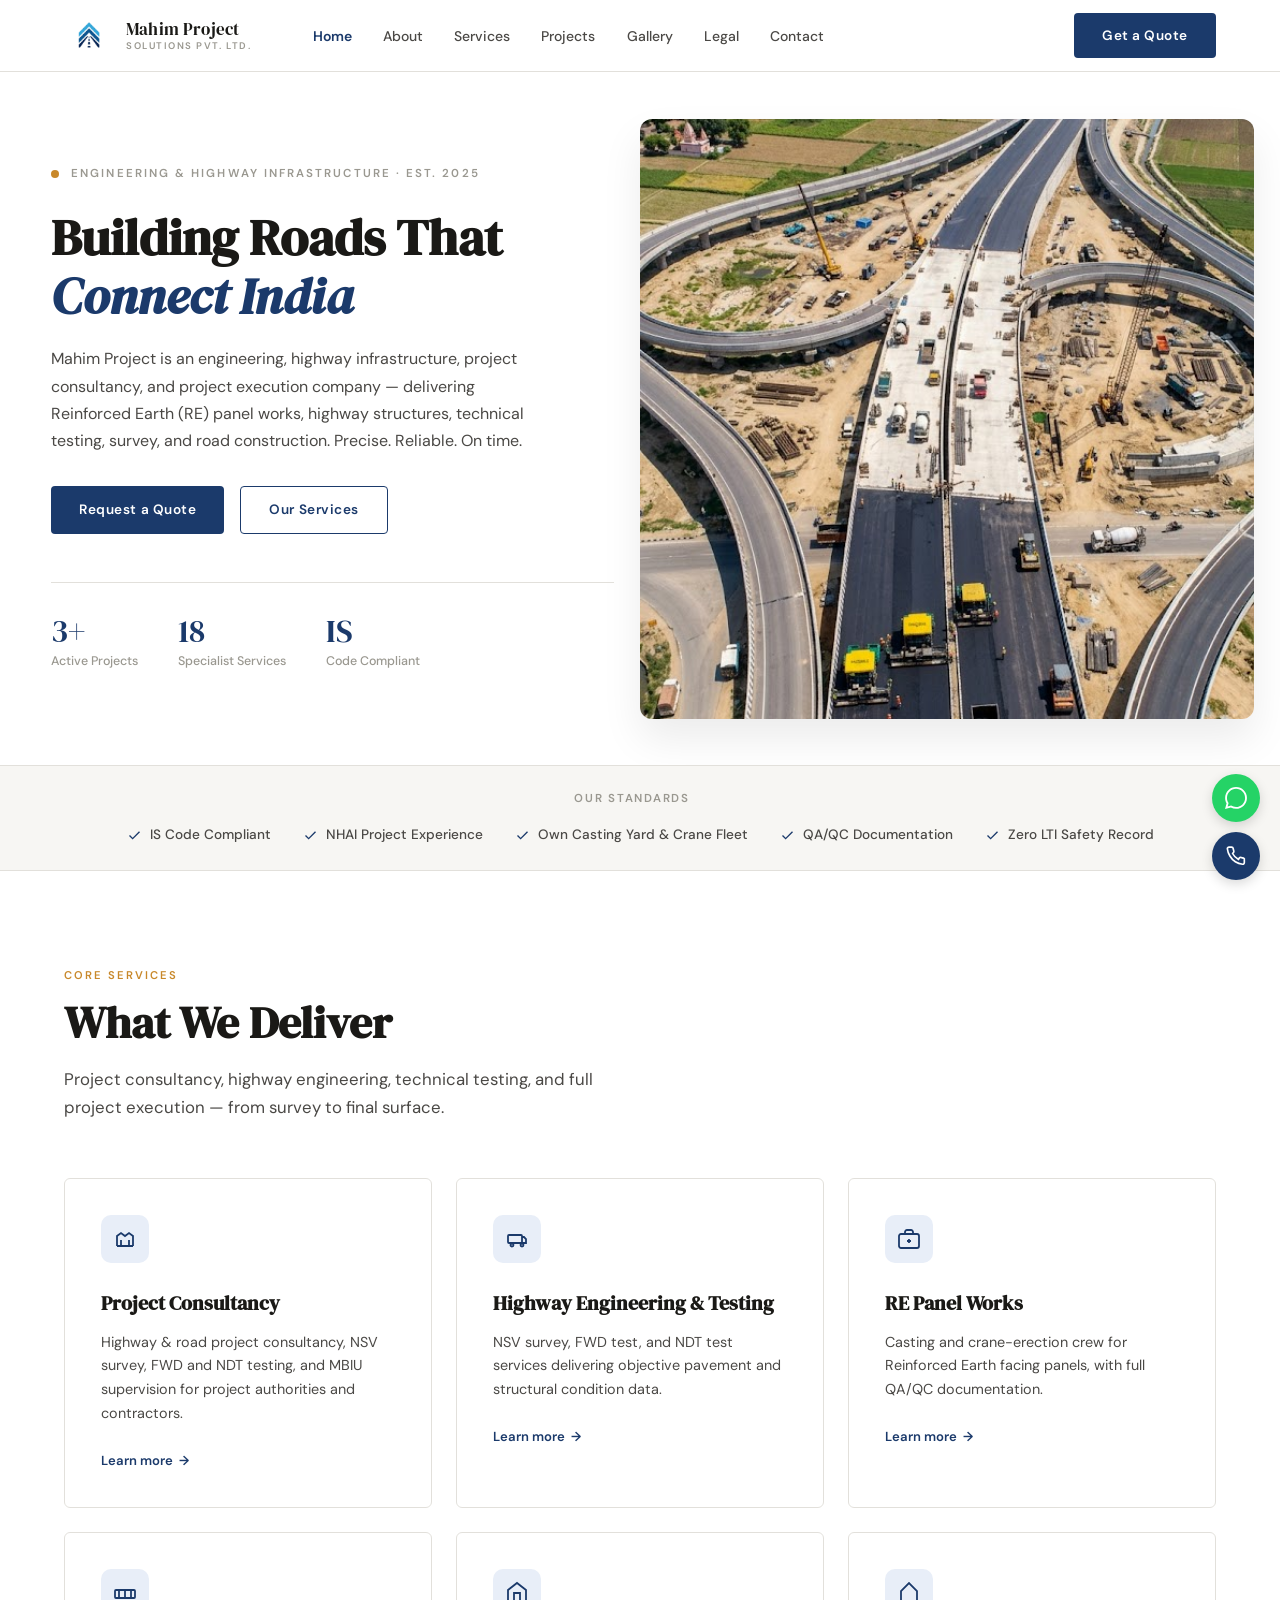
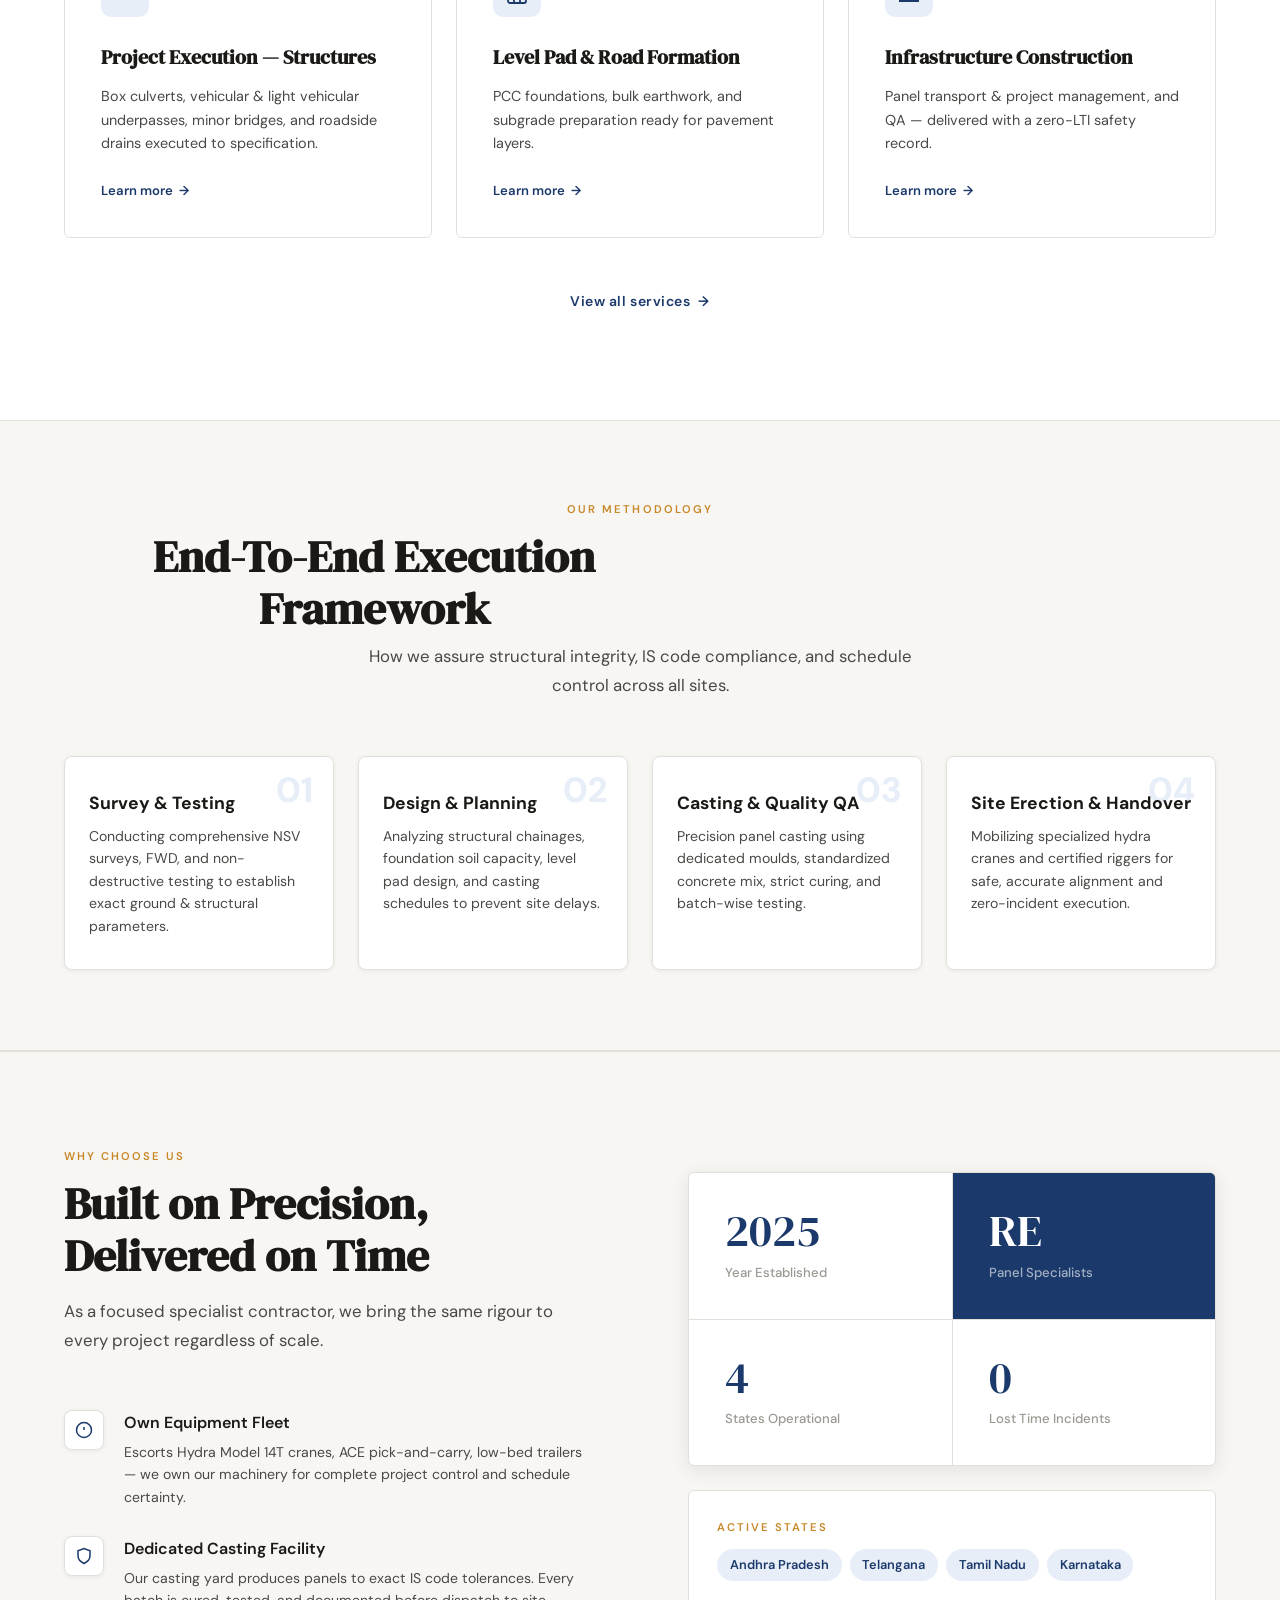
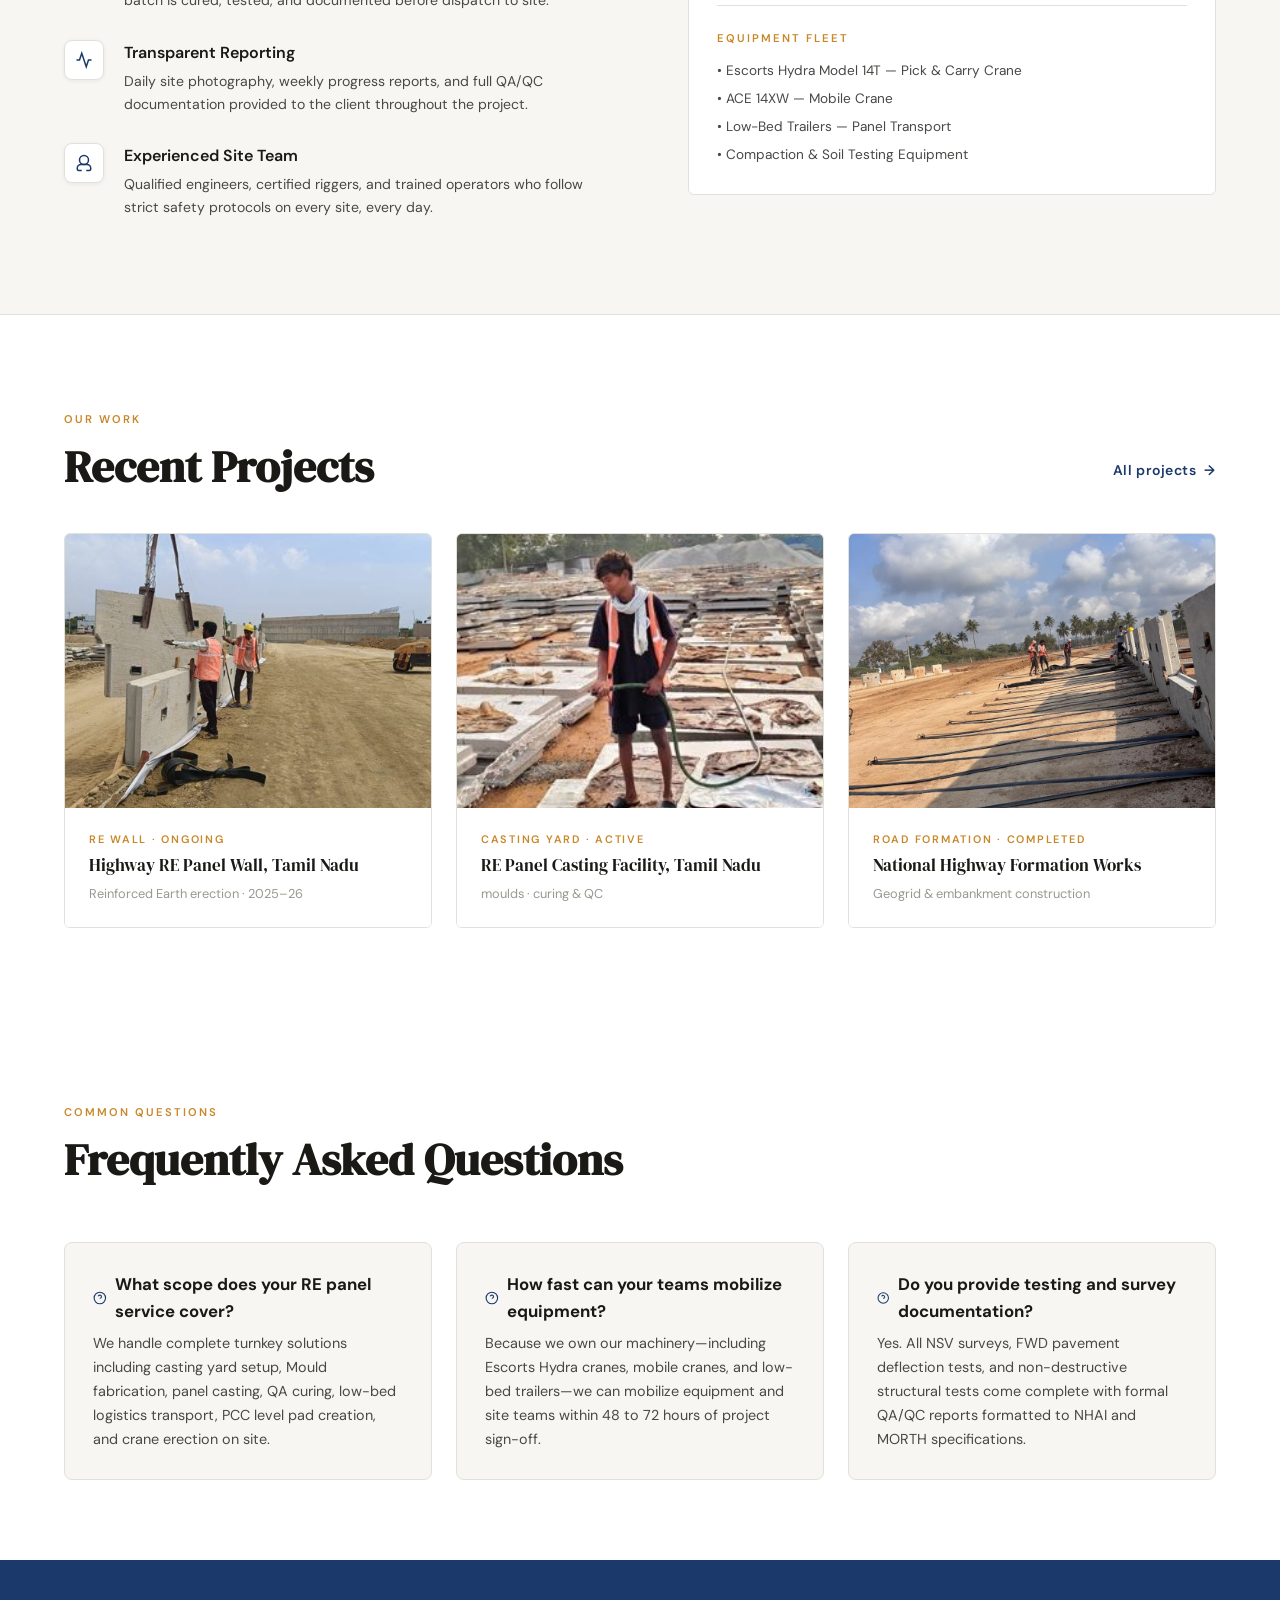
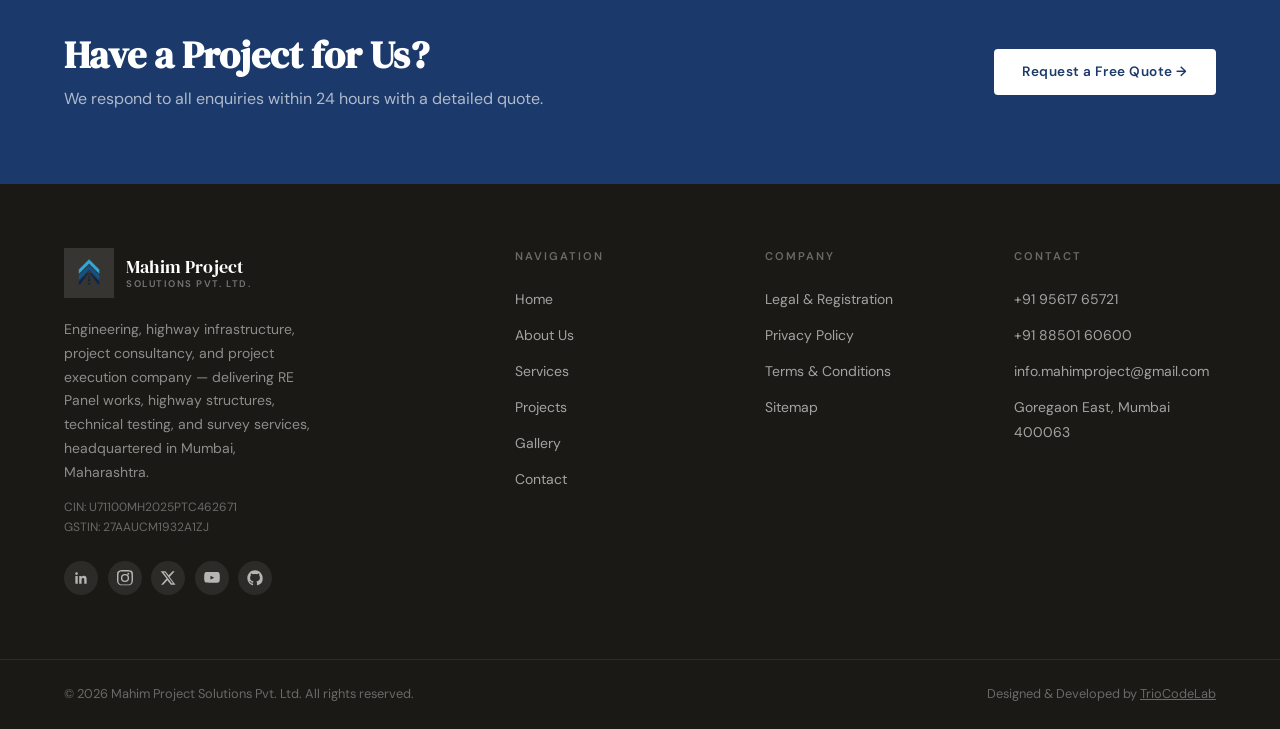
<file: index.html>
<!DOCTYPE html>
<html lang="en">
<meta charset="UTF-8"/>
<meta name="viewport" content="width=device-width, initial-scale=1.0"/>

<!-- Primary Meta Tags -->
<title>Mahim Project Solutions | Highway Engineering & Consultancy</title>
<meta name="description" content="Mahim Project Solutions Pvt. Ltd. is a Mumbai-based highway engineering and infrastructure firm offering RE panel works, road construction, survey, and technical testing services."/>
<link rel="canonical" href="https://www.mahimproject.com/index.html"/>

<!-- Indexing & Crawling -->
<meta name="robots" content="index, follow"/>
<meta name="googlebot" content="index, follow"/>

<!-- Geo / Local SEO -->
<meta name="geo.region" content="IN-MH"/>
<meta name="geo.placename" content="Mumbai"/>
<meta name="geo.position" content="19.1636;72.8493"/>
<meta name="ICBM" content="19.1636, 72.8493"/>

<!-- Google Search Console verification (replace with your real code once you set up GSC) -->
<meta name="google-site-verification" content="YOUR_VERIFICATION_CODE"/>

<!-- Open Graph -->
<meta property="og:type" content="website"/>
<meta property="og:site_name" content="Mahim Project Solutions"/>
<meta property="og:title" content="Mahim Project Solutions | Highway Engineering & Consultancy"/>
<meta property="og:description" content="Mumbai-based highway engineering and infrastructure firm offering RE panel works, road construction, survey, and technical testing services."/>
<meta property="og:url" content="https://www.mahimproject.com/index.html"/>
<meta property="og:image" content="https://www.mahimproject.com/assests/images/gallery/21.jpeg"/>
<meta property="og:locale" content="en_IN"/>

<!-- Twitter -->
<meta name="twitter:card" content="summary_large_image"/>
<meta name="twitter:title" content="Mahim Project Solutions | Highway Engineering & Consultancy"/>
<meta name="twitter:description" content="Mumbai-based highway engineering and infrastructure firm offering RE panel works, road construction, survey, and technical testing services."/>
<meta name="twitter:image" content="https://www.mahimproject.com/assests/images/gallery/21.jpeg"/>
<!-- Favicon for Browser Tabs -->
<link rel="icon" type="image/x-icon" href="assests/images/logo/logo_3.ico"/>

<!-- High-Res Icon for Google Search & Mobile Home Screens -->
<link rel="icon" type="image/jpeg" sizes="192x192" href="assests/images/logo/logo_2.jpeg"/>
<link rel="apple-touch-icon" sizes="180x180" href="assests/images/logo/logo_2.jpeg"/>
<!-- Stylesheets -->
<link rel="stylesheet" href="assests/css/style.css"/>
<link rel="stylesheet" href="assests/css/pages.css"/>
<link rel="stylesheet" href="assests/css/components.css"/>
<link rel="stylesheet" href="assests/css/responsive.css"/>
<link rel="stylesheet" href="assests/css/home.css"/>

<!-- Structured Data -->
<script type="application/ld+json">
{
  "@context": "https://schema.org",
  "@type": "GeneralContractor",
  "name": "Mahim Project Solutions Pvt. Ltd.",
  "url": "https://www.mahimproject.com/",
  "logo": "https://www.mahimproject.com/assests/images/logo/company_logo.png",
  "description": "Engineering, highway infrastructure, project consultancy, and project execution company offering RE Panel works, highway structures, technical testing, survey, and road construction.",
  "address": {
    "@type": "PostalAddress",
    "streetAddress": "509, A Bldg B-26, Gandhi SRA Sahkari Grih Nirman, Goregaon East",
    "addressLocality": "Mumbai",
    "addressRegion": "Maharashtra",
    "postalCode": "400063",
    "addressCountry": "IN"
  },
  "telephone": ["+91 95617 65721", "+91 88501 60600"],
  "email": "info.mahimproject@gmail.com",
  "areaServed": ["Maharashtra", "Andhra Pradesh", "Telangana", "Tamil Nadu", "Karnataka"],
  "sameAs": [
    "https://www.linkedin.com/in/mahim-project-solutions-private-limited-03779a426/",
    "https://www.instagram.com/mahimproject",
    "https://www.facebook.com/mahimprojectsolutions"
  ],
  "makesOffer": [
    { "@type": "Offer", "itemOffered": { "@type": "Service", "name": "Highway & Road Project Consultancy" } },
    { "@type": "Offer", "itemOffered": { "@type": "Service", "name": "NSV Survey" } },
    { "@type": "Offer", "itemOffered": { "@type": "Service", "name": "FWD Test" } },
    { "@type": "Offer", "itemOffered": { "@type": "Service", "name": "NDT Test" } },
    { "@type": "Offer", "itemOffered": { "@type": "Service", "name": "MBIU Supervision" } },
    { "@type": "Offer", "itemOffered": { "@type": "Service", "name": "Casting & Erection of RE Panels" } },
    { "@type": "Offer", "itemOffered": { "@type": "Service", "name": "Box Culvert, VUP, LVUP, Minor Bridge & Roadside Drain Execution" } }
  ]
}
  </script>
  <style>
    /* Custom Enhancements for Home Page */
    .process-section {
      background: var(--off-white, #f8fafc);
      padding: 5rem 5%;
      border-top: 1px solid var(--border, #e2e8f0);
      border-bottom: 1px solid var(--border, #e2e8f0);
    }
    .process-grid {
      display: grid;
      grid-template-columns: repeat(auto-fit, minmax(240px, 1fr));
      gap: 1.5rem;
      margin-top: 3rem;
    }
    .process-card {
      background: #ffffff;
      padding: 2rem 1.5rem;
      border-radius: 8px;
      border: 1px solid var(--border, #e2e8f0);
      position: relative;
      box-shadow: var(--shadow-sm, 0 2px 4px rgba(0,0,0,0.04));
      transition: transform 0.25s, box-shadow 0.25s;
    }
    .process-card:hover {
      transform: translateY(-4px);
      box-shadow: var(--shadow-md, 0 8px 16px rgba(0,0,0,0.08));
    }
    .process-num {
      font-size: 2.2rem;
      font-weight: 800;
      color: var(--blue-light, #e0f2fe);
      position: absolute;
      top: 1rem;
      right: 1.25rem;
      line-height: 1;
    }
    .process-card h4 {
      font-size: 1.1rem;
      color: var(--heading, #0f172a);
      margin-bottom: 0.5rem;
      position: relative;
      z-index: 1;
    }
    .process-card p {
      font-size: 0.88rem;
      color: var(--body, #475569);
      line-height: 1.6;
      position: relative;
      z-index: 1;
    }
    .home-faq {
      padding: 5rem 5%;
      background: #ffffff;
    }
    .faq-grid-home {
      display: grid;
      grid-template-columns: repeat(auto-fit, minmax(320px, 1fr));
      gap: 1.5rem;
      margin-top: 2.5rem;
    }
    .faq-card-home {
      background: var(--off-white, #f8fafc);
      padding: 1.75rem;
      border-radius: 8px;
      border: 1px solid var(--border, #e2e8f0);
    }
    .faq-card-home h4 {
      font-size: 1.05rem;
      color: var(--heading, #0f172a);
      margin-bottom: 0.5rem;
      display: flex;
      align-items: center;
      gap: 0.5rem;
    }
    .faq-card-home p {
      font-size: 0.9rem;
      color: var(--body, #475569);
      line-height: 1.65;
    }
    .floating-actions {
      position: fixed;
      bottom: 20px;
      right: 20px;
      z-index: 99;
      display: flex;
      flex-direction: column;
      gap: 10px;
    }
    .float-btn {
      width: 48px;
      height: 48px;
      border-radius: 50%;
      display: flex;
      align-items: center;
      justify-content: center;
      color: #fff;
      box-shadow: 0 4px 12px rgba(0,0,0,0.15);
      transition: transform 0.2s;
    }
    .float-btn:hover {
      transform: scale(1.08);
      color: #fff;
    }
    .float-wa { background: #25D366; }
    .float-call { background: var(--blue, #2563eb); }
  </style>
</head>
<body>

<nav>
  <a href="index.html" class="nav-logo">
    <div class="nav-logo-mark"><img src="assests/images/logo/company_logo.png" alt="Mahim Project Solutions logo" width="46" height="46"></div>
    <div class="nav-logo-text">
      <span class="nav-logo-name">Mahim Project</span>
      <span class="nav-logo-sub">Solutions Pvt. Ltd.</span>
    </div>
  </a>
  <ul class="nav-links" id="navLinks">
    <li><a href="index.html" class="active">Home</a></li>
    <li><a href="about.html">About</a></li>
    <li><a href="services.html">Services</a></li>
    <li><a href="projects.html">Projects</a></li>
    <li><a href="gallery.html">Gallery</a></li>
    <li><a href="legal.html">Legal</a></li>
    <li><a href="contact.html">Contact</a></li>
  </ul>
  <div class="nav-right">
    <a href="contact.html" class="btn btn-primary">Get a Quote</a>
  </div>
  <div class="hamburger" id="hamburger"><span></span><span></span><span></span></div>
</nav>

<!-- ══════════════ HERO SECTION ══════════════ -->
<section class="hero">
  <div class="hero-left">
    <div class="hero-eyebrow">
      <span class="dot"></span>
      <span>Engineering &amp; Highway Infrastructure · Est. 2025</span>
    </div>
    <h1>Building Roads That<br><em>Connect India</em></h1>
    <p class="hero-desc">
      Mahim Project is an engineering, highway infrastructure, project
      consultancy, and project execution company &mdash; delivering Reinforced
      Earth (RE) panel works, highway structures, technical testing, survey,
      and road construction. Precise. Reliable. On time.
    </p>
    <div class="hero-actions">
      <a href="contact.html" class="btn btn-primary">Request a Quote</a>
      <a href="services.html" class="btn btn-outline">Our Services</a>
    </div>
    <div class="hero-stats">
      <div>
        <span class="hero-stat-num">3+</span>
        <div class="hero-stat-label">Active Projects</div>
      </div>
      <div>
        <span class="hero-stat-num">18</span>
        <div class="hero-stat-label">Specialist Services</div>
      </div>
      <div>
        <span class="hero-stat-num">IS</span>
        <div class="hero-stat-label">Code Compliant</div>
      </div>
    </div>
  </div>

  <div class="hero-right">
    <div class="hero-image-wrapper">
      <img src="assests/images/hero-bg.jpg" alt="Highway Infrastructure Engineering" class="hero-img">
    </div>
  </div>
</section>

<!-- ══════════════ TRUST BAR ══════════════ -->
<div class="trust-bar">
  <div class="inner">
    <span class="trust-bar-label">Our Standards</span>
    <div class="trust-items">
      <div class="trust-item">
        <svg width="15" height="15" viewBox="0 0 24 24" fill="none" stroke="currentColor" stroke-width="2.2"><polyline points="20 6 9 17 4 12"/></svg>
        IS Code Compliant
      </div>
      <div class="trust-item">
        <svg width="15" height="15" viewBox="0 0 24 24" fill="none" stroke="currentColor" stroke-width="2.2"><polyline points="20 6 9 17 4 12"/></svg>
        NHAI Project Experience
      </div>
      <div class="trust-item">
        <svg width="15" height="15" viewBox="0 0 24 24" fill="none" stroke="currentColor" stroke-width="2.2"><polyline points="20 6 9 17 4 12"/></svg>
        Own Casting Yard &amp; Crane Fleet
      </div>
      <div class="trust-item">
        <svg width="15" height="15" viewBox="0 0 24 24" fill="none" stroke="currentColor" stroke-width="2.2"><polyline points="20 6 9 17 4 12"/></svg>
        QA/QC Documentation
      </div>
      <div class="trust-item">
        <svg width="15" height="15" viewBox="0 0 24 24" fill="none" stroke="currentColor" stroke-width="2.2"><polyline points="20 6 9 17 4 12"/></svg>
        Zero LTI Safety Record
      </div>
    </div>
  </div>
</div>

<!-- ══════════════ SERVICES ══════════════ -->
<section class="services-overview">
  <div class="section">
    <div class="section-header anim">
      <span class="label">Core Services</span>
      <h2>What We Deliver</h2>
      <p>Project consultancy, highway engineering, technical testing, and full project execution &mdash; from survey to final surface.</p>
    </div>
    <div class="services-overview-grid">
      <a href="services.html#service-09" class="service-tile anim anim-d1">
        <div class="tile-icon">
          <svg viewBox="0 0 24 24" fill="none" stroke="currentColor" stroke-width="1.8">
            <path d="M4 19h16M4 19V9l4-3 4 3 4-3 4 3v10"/><line x1="8" y1="19" x2="8" y2="13"/><line x1="16" y1="19" x2="16" y2="13"/>
          </svg>
        </div>
        <h3>Project Consultancy</h3>
        <p>Highway &amp; road project consultancy, NSV survey, FWD and NDT testing, and MBIU supervision for project authorities and contractors.</p>
        <span class="tile-link">Learn more <span class="arrow">→</span></span>
      </a>
      <a href="services.html#service-09" class="service-tile anim anim-d2">
        <div class="tile-icon">
          <svg viewBox="0 0 24 24" fill="none" stroke="currentColor" stroke-width="1.8">
            <rect x="3" y="8" width="14" height="8" rx="1"/><path d="M17 10h2l2 2v4h-4"/><circle cx="7" cy="18" r="1.5"/><circle cx="17" cy="18" r="1.5"/>
          </svg>
        </div>
        <h3>Highway Engineering &amp; Testing</h3>
        <p>NSV survey, FWD test, and NDT test services delivering objective pavement and structural condition data.</p>
        <span class="tile-link">Learn more <span class="arrow">→</span></span>
      </a>
      <a href="services.html" class="service-tile anim anim-d3">
        <div class="tile-icon">
          <svg viewBox="0 0 24 24" fill="none" stroke="currentColor" stroke-width="1.8">
            <rect x="2" y="7" width="20" height="14" rx="2"/><path d="M16 7V5a2 2 0 0 0-2-2h-4a2 2 0 0 0-2 2v2"/>
            <line x1="12" y1="12" x2="12" y2="16"/><line x1="10" y1="14" x2="14" y2="14"/>
          </svg>
        </div>
        <h3>RE Panel Works</h3>
        <p>Casting and crane-erection crew for Reinforced Earth facing panels, with full QA/QC documentation.</p>
        <span class="tile-link">Learn more <span class="arrow">→</span></span>
      </a>
      <a href="services.html#service-14" class="service-tile anim anim-d1">
        <div class="tile-icon">
          <svg viewBox="0 0 24 24" fill="none" stroke="currentColor" stroke-width="1.8">
            <rect x="2" y="9" width="20" height="8" rx="1"/><line x1="6" y1="9" x2="6" y2="17"/><line x1="18" y1="9" x2="18" y2="17"/><line x1="12" y1="9" x2="12" y2="17"/>
          </svg>
        </div>
        <h3>Project Execution &mdash; Structures</h3>
        <p>Box culverts, vehicular &amp; light vehicular underpasses, minor bridges, and roadside drains executed to specification.</p>
        <span class="tile-link">Learn more <span class="arrow">→</span></span>
      </a>
      <a href="services.html" class="service-tile anim anim-d2">
        <div class="tile-icon">
          <svg viewBox="0 0 24 24" fill="none" stroke="currentColor" stroke-width="1.8">
            <path d="M3 9l9-7 9 7v11a2 2 0 0 1-2 2H5a2 2 0 0 1-2-2z"/><polyline points="9 22 9 12 15 12 15 22"/>
          </svg>
        </div>
        <h3>Level Pad &amp; Road Formation</h3>
        <p>PCC foundations, bulk earthwork, and subgrade preparation ready for pavement layers.</p>
        <span class="tile-link">Learn more <span class="arrow">→</span></span>
      </a>
      <a href="services.html" class="service-tile anim anim-d3">
        <div class="tile-icon">
          <svg viewBox="0 0 24 24" fill="none" stroke="currentColor" stroke-width="1.8">
            <path d="M2 20h20M4 20V10l8-8 8 8v10"/>
          </svg>
        </div>
        <h3>Infrastructure Construction</h3>
        <p>Panel transport &amp; project management, and QA &mdash; delivered with a zero-LTI safety record.</p>
        <span class="tile-link">Learn more <span class="arrow">→</span></span>
      </a>
    </div>
    <div style="text-align:center;margin-top:2.5rem;">
      <a href="services.html" class="btn btn-ghost">View all services <span class="arrow">→</span></a>
    </div>
  </div>
</section>

<!-- ══════════════ PROCESS FLOW ══════════════ -->
<section class="process-section">
  <div style="max-width:1280px; margin: 0 auto;">
    <div class="section-header" style="text-align:center;">
      <span class="label">Our Methodology</span>
      <h2>End-To-End Execution Framework</h2>
      <p style="max-width:600px; margin: 0.5rem auto 0 auto;">How we assure structural integrity, IS code compliance, and schedule control across all sites.</p>
    </div>

    <div class="process-grid">
      <div class="process-card">
        <span class="process-num">01</span>
        <h4>Survey &amp; Testing</h4>
        <p>Conducting comprehensive NSV surveys, FWD, and non-destructive testing to establish exact ground &amp; structural parameters.</p>
      </div>
      <div class="process-card">
        <span class="process-num">02</span>
        <h4>Design &amp; Planning</h4>
        <p>Analyzing structural chainages, foundation soil capacity, level pad design, and casting schedules to prevent site delays.</p>
      </div>
      <div class="process-card">
        <span class="process-num">03</span>
        <h4>Casting &amp; Quality QA</h4>
        <p>Precision panel casting using dedicated moulds, standardized concrete mix, strict curing, and batch-wise testing.</p>
      </div>
      <div class="process-card">
        <span class="process-num">04</span>
        <h4>Site Erection &amp; Handover</h4>
        <p>Mobilizing specialized hydra cranes and certified riggers for safe, accurate alignment and zero-incident execution.</p>
      </div>
    </div>
  </div>
</section>

<!-- ══════════════ WHY MAHIM ══════════════ -->
<section class="why-section">
  <div class="inner">
    <div>
      <div class="section-header">
        <span class="label">Why Choose Us</span>
        <h2>Built on Precision,<br>Delivered on Time</h2>
        <p>As a focused specialist contractor, we bring the same rigour to every project regardless of scale.</p>
      </div>
      <div class="why-points">
        <div class="why-point anim">
          <div class="why-point-icon">
            <svg viewBox="0 0 24 24" fill="none" stroke="currentColor" stroke-width="2">
              <circle cx="12" cy="12" r="10"/><line x1="12" y1="8" x2="12" y2="12"/><line x1="12" y1="16" x2="12.01" y2="16"/>
            </svg>
          </div>
          <div class="why-point-body">
            <h4>Own Equipment Fleet</h4>
            <p>Escorts Hydra Model 14T cranes, ACE pick-and-carry, low-bed trailers — we own our machinery for complete project control and schedule certainty.</p>
          </div>
        </div>
        <div class="why-point anim anim-d1">
          <div class="why-point-icon">
            <svg viewBox="0 0 24 24" fill="none" stroke="currentColor" stroke-width="2">
              <path d="M12 22s8-4 8-10V5l-8-3-8 3v7c0 6 8 10 8 10z"/>
            </svg>
          </div>
          <div class="why-point-body">
            <h4>Dedicated Casting Facility</h4>
            <p>Our casting yard produces panels to exact IS code tolerances. Every batch is cured, tested, and documented before dispatch to site.</p>
          </div>
        </div>
        <div class="why-point anim anim-d2">
          <div class="why-point-icon">
            <svg viewBox="0 0 24 24" fill="none" stroke="currentColor" stroke-width="2">
              <polyline points="22 12 18 12 15 21 9 3 6 12 2 12"/>
            </svg>
          </div>
          <div class="why-point-body">
            <h4>Transparent Reporting</h4>
            <p>Daily site photography, weekly progress reports, and full QA/QC documentation provided to the client throughout the project.</p>
          </div>
        </div>
        <div class="why-point anim anim-d3">
          <div class="why-point-icon">
            <svg viewBox="0 0 24 24" fill="none" stroke="currentColor" stroke-width="2">
              <circle cx="12" cy="8" r="6"/><path d="M9 22H5a2 2 0 0 1-2-2v-1a5 5 0 0 1 5-5h8a5 5 0 0 1 5 5v1a2 2 0 0 1-2 2h-4"/>
            </svg>
          </div>
          <div class="why-point-body">
            <h4>Experienced Site Team</h4>
            <p>Qualified engineers, certified riggers, and trained operators who follow strict safety protocols on every site, every day.</p>
          </div>
        </div>
      </div>
    </div>
    <div>
      <div class="stat-cards anim">
        <div class="stat-card">
          <span class="stat-card-num">2025</span>
          <div class="stat-card-label">Year Established</div>
        </div>
        <div class="stat-card accent-card">
          <span class="stat-card-num">RE</span>
          <div class="stat-card-label">Panel Specialists</div>
        </div>
        <div class="stat-card">
          <span class="stat-card-num">4</span>
          <div class="stat-card-label">States Operational</div>
        </div>
        <div class="stat-card">
          <span class="stat-card-num">0</span>
          <div class="stat-card-label">Lost Time Incidents</div>
        </div>
      </div>
      <div style="margin-top:1.5rem;background:var(--white);border:1px solid var(--border);border-radius:6px;padding:1.75rem;">
        <span class="label" style="margin-bottom:0.75rem;display:block;">Active States</span>
        <div style="display:flex;flex-wrap:wrap;gap:0.5rem;">
          <span style="background:var(--blue-light);color:var(--blue);font-size:0.8rem;font-weight:600;padding:0.35rem 0.8rem;border-radius:20px;">Andhra Pradesh</span>
          <span style="background:var(--blue-light);color:var(--blue);font-size:0.8rem;font-weight:600;padding:0.35rem 0.8rem;border-radius:20px;">Telangana</span>
          <span style="background:var(--blue-light);color:var(--blue);font-size:0.8rem;font-weight:600;padding:0.35rem 0.8rem;border-radius:20px;">Tamil Nadu</span>
          <span style="background:var(--blue-light);color:var(--blue);font-size:0.8rem;font-weight:600;padding:0.35rem 0.8rem;border-radius:20px;">Karnataka</span>
        </div>
        <div style="margin-top:1.5rem;padding-top:1.5rem;border-top:1px solid var(--border);">
          <span class="label" style="margin-bottom:0.75rem;display:block;">Equipment Fleet</span>
          <div style="display:flex;flex-direction:column;gap:0.4rem;">
            <div style="font-size:0.85rem;color:var(--body);">• Escorts Hydra Model 14T — Pick &amp; Carry Crane</div>
            <div style="font-size:0.85rem;color:var(--body);">• ACE 14XW — Mobile Crane</div>
            <div style="font-size:0.85rem;color:var(--body);">• Low-Bed Trailers — Panel Transport</div>
            <div style="font-size:0.85rem;color:var(--body);">• Compaction &amp; Soil Testing Equipment</div>
          </div>
        </div>
      </div>
    </div>
  </div>
</section>

<!-- ══════════════ PROJECTS STRIP ══════════════ -->
<section class="project-strip">
  <div class="section">
    <div class="section-header anim" style="display:flex;justify-content:space-between;align-items:flex-end;flex-wrap:wrap;gap:1rem;margin-bottom:2.5rem;">
      <div>
        <span class="label">Our Work</span>
        <h2>Recent Projects</h2>
      </div>
      <a href="projects.html" class="btn btn-ghost">All projects <span class="arrow">→</span></a>
    </div>
    <div class="project-strip-grid">
      <div class="project-thumb-card anim anim-d1">
        <div class="project-thumb-img"><img src="assests/images/gallery/thumbs/21.jpeg" alt="RE panel wall erection on a highway corridor" class="object-cover" style="width:100%;height:100%;"></div>
        <div class="project-thumb-info">
          <div class="project-thumb-type">RE Wall &middot; Ongoing</div>
          <div class="project-thumb-title">Highway RE Panel Wall, Tamil Nadu</div>
          <div class="project-thumb-meta">Reinforced Earth erection &middot; 2025&ndash;26</div>
        </div>
      </div>
      <div class="project-thumb-card anim anim-d2">
        <div class="project-thumb-img"><img src="assests/images/gallery/thumbs/18.jpeg" alt="Casting yard with cured RE panels being cured" class="object-cover" style="width:100%;height:100%;"></div>
        <div class="project-thumb-info">
          <div class="project-thumb-type">Casting Yard &middot; Active</div>
          <div class="project-thumb-title">RE Panel Casting Facility, Tamil Nadu</div>
          <div class="project-thumb-meta">moulds &middot; curing &amp; QC</div>
        </div>
      </div>
      <div class="project-thumb-card anim anim-d3">
        <div class="project-thumb-img"><img src="assests/images/gallery/thumbs/15.jpeg" alt="Road formation works with geogrid laid on subgrade" class="object-cover" style="width:100%;height:100%;"></div>
        <div class="project-thumb-info">
          <div class="project-thumb-type">Road Formation &middot; Completed</div>
          <div class="project-thumb-title">National Highway Formation Works</div>
          <div class="project-thumb-meta">Geogrid &amp; embankment construction</div>
        </div>
      </div>
    </div>
  </div>
</section>

<!-- ══════════════ HOME FAQ SECTION ══════════════ -->
<section class="home-faq">
  <div style="max-width:1280px; margin: 0 auto;">
    <div class="section-header">
      <span class="label">Common Questions</span>
      <h2>Frequently Asked Questions</h2>
    </div>

    <div class="faq-grid-home">
      <div class="faq-card-home">
        <h4>
          <svg width="18" height="18" viewBox="0 0 24 24" fill="none" stroke="var(--blue, #2563eb)" stroke-width="2"><circle cx="12" cy="12" r="10"/><path d="M9.09 9a3 3 0 0 1 5.83 1c0 2-3 3-3 3"/><line x1="12" y1="17" x2="12.01" y2="17"/></svg>
          What scope does your RE panel service cover?
        </h4>
        <p>We handle complete turnkey solutions including casting yard setup, Mould fabrication, panel casting, QA curing, low-bed logistics transport, PCC level pad creation, and crane erection on site.</p>
      </div>

      <div class="faq-card-home">
        <h4>
          <svg width="18" height="18" viewBox="0 0 24 24" fill="none" stroke="var(--blue, #2563eb)" stroke-width="2"><circle cx="12" cy="12" r="10"/><path d="M9.09 9a3 3 0 0 1 5.83 1c0 2-3 3-3 3"/><line x1="12" y1="17" x2="12.01" y2="17"/></svg>
        How fast can your teams mobilize equipment?
        </h4>
        <p>Because we own our machinery—including Escorts Hydra cranes, mobile cranes, and low-bed trailers—we can mobilize equipment and site teams within 48 to 72 hours of project sign-off.</p>
      </div>

      <div class="faq-card-home">
        <h4>
          <svg width="18" height="18" viewBox="0 0 24 24" fill="none" stroke="var(--blue, #2563eb)" stroke-width="2"><circle cx="12" cy="12" r="10"/><path d="M9.09 9a3 3 0 0 1 5.83 1c0 2-3 3-3 3"/><line x1="12" y1="17" x2="12.01" y2="17"/></svg>
        Do you provide testing and survey documentation?
        </h4>
        <p>Yes. All NSV surveys, FWD pavement deflection tests, and non-destructive structural tests come complete with formal QA/QC reports formatted to NHAI and MORTH specifications.</p>
      </div>
    </div>
  </div>
</section>

<!-- ══════════════ CTA STRIP ══════════════ -->
<section class="cta-strip">
  <div class="inner">
    <div>
      <h2>Have a Project for Us?</h2>
      <p>We respond to all enquiries within 24 hours with a detailed quote.</p>
    </div>
    <a href="contact.html" class="btn btn-white">Request a Free Quote &rarr;</a>
  </div>
</section>

<!-- Floating Quick Contacts -->
<div class="floating-actions">
  <a href="https://wa.me/919561765721?text=Hello,%20I%20would%20like%20to%20enquire%20about%20a%20project." target="_blank" rel="noopener" class="float-btn float-wa" aria-label="Chat on WhatsApp" title="WhatsApp Us">
    <svg width="22" height="22" viewBox="0 0 24 24" fill="currentColor"><path d="M.057 24l1.687-6.163c-1.041-1.804-1.588-3.849-1.587-5.946.003-6.556 5.338-11.891 11.893-11.891 3.181.001 6.167 1.24 8.413 3.488 2.245 2.248 3.481 5.236 3.48 8.414-.003 6.557-5.338 11.892-11.893 11.892-1.99-.001-3.951-.5-5.688-1.448l-6.305 1.654zm6.597-3.807c1.676.995 3.276 1.591 5.392 1.592 5.448 0 9.886-4.434 9.889-9.885.002-5.462-4.415-9.89-9.881-9.892-5.452 0-9.887 4.434-9.889 9.884-.001 2.225.651 3.891 1.746 5.634l-.999 3.648 3.742-.981z"/></svg>
  </a>
  <a href="tel:+919561765721" class="float-btn float-call" aria-label="Call Us" title="Call Us Directly">
    <svg width="20" height="20" viewBox="0 0 24 24" fill="none" stroke="currentColor" stroke-width="2"><path d="M22 16.92v3a2 2 0 0 1-2.18 2 19.79 19.79 0 0 1-8.63-3.07A19.5 19.5 0 0 1 4.69 12a19.79 19.79 0 0 1-3.07-8.67A2 2 0 0 1 3.6 1.26h3a2 2 0 0 1 2 1.72 12.84 12.84 0 0 0 .7 2.81 2 2 0 0 1-.45 2.11L7.91 9A16 16 0 0 0 15 16.09l1.1-1.84a2 2 0 0 1 2.11-.45 12.84 12.84 0 0 0 2.81.7A2 2 0 0 1 22 16.92z"/></svg>
  </a>
</div>

<footer id="footer">
  <div class="footer-top">
    <div class="footer-brand">
      <div class="nav-logo" style="margin-bottom:0;">
        <div class="nav-logo-mark"><img src="assests/images/logo/company_logo.png" alt="Mahim Project Solutions logo" width="46" height="46"></div>
        <div class="nav-logo-text">
          <span class="nav-logo-name">Mahim Project</span>
          <span class="nav-logo-sub">Solutions Pvt. Ltd.</span>
        </div>
      </div>
      <p>Engineering, highway infrastructure, project consultancy, and project execution company &mdash; delivering RE Panel works, highway structures, technical testing, and survey services, headquartered in Mumbai, Maharashtra.</p>
      <p style="margin-top:0.75rem;font-size:0.75rem;color:rgba(255,255,255,0.35);">CIN: U71100MH2025PTC462671<br>GSTIN: 27AAUCM1932A1ZJ</p>
      <div class="social-links" style="margin-top:1.5rem;">
        <a href="https://www.linkedin.com/in/mahim-project-solutions-private-limited-03779a426" target="_blank" rel="noopener" aria-label="LinkedIn" title="LinkedIn"><svg viewBox="0 0 24 24" fill="currentColor"><path d="M20.45 20.45h-3.56v-5.57c0-1.33-.02-3.04-1.85-3.04-1.86 0-2.15 1.45-2.15 2.94v5.67H9.34V9h3.41v1.56h.05c.48-.9 1.64-1.85 3.38-1.85 3.6 0 4.27 2.37 4.27 5.46v6.28zM5.34 7.43a2.06 2.06 0 1 1 0-4.12 2.06 2.06 0 0 1 0 4.12zM7.12 20.45H3.56V9h3.56v11.45z"/></svg></a>
        <a href="https://www.instagram.com/mahimproject" target="_blank" rel="noopener" aria-label="Instagram" title="Instagram"><svg viewBox="0 0 24 24" fill="currentColor"><path d="M12 2.16c3.2 0 3.58.01 4.85.07 1.17.05 1.8.25 2.23.41.55.22.95.47 1.37.89.42.42.67.82.89 1.37.16.42.36 1.06.41 2.23.06 1.27.07 1.65.07 4.85s-.01 3.58-.07 4.85c-.05 1.17-.25 1.8-.41 2.23-.22.55-.47.95-.89 1.37-.42.42-.82.67-1.37.89-.42.16-1.06.36-2.23.41-1.27.06-1.65.07-4.85.07s-3.58-.01-4.85-.07c-1.17-.05-1.8-.25-2.23-.41-.55-.22-.95-.47-1.37-.89-.42-.42-.67-.82-.89-1.37-.16-.42-.36-1.06-.41-2.23-.06-1.27-.07-1.65-.07-4.85s.01-3.58.07-4.85c.05-1.17.25-1.8.41-2.23.22-.55.47-.95.89-1.37.42-.42.82-.67 1.37-.89.42-.16-1.06-.36 2.23-.41 1.27-.06 1.65-.07 4.85-.07zM12 0C8.74 0 8.33.01 7.05.07c-1.28.06-2.15.26-2.91.56-.79.31-1.46.72-2.13 1.39A5.9 5.9 0 0 0 .62 3.14c-.3.76-.5 1.63-.56 2.91C0 7.33 0 7.74 0 11s.01 3.67.06 4.95c.06 1.28.26 2.15.56 2.91.31.79.72 1.46 1.39 2.13.67.67 1.34 1.08 2.13 1.39.76.3 1.63.5 2.91.56C8.33 22.99 8.74 23 12 23s3.67-.01 4.95-.06c1.28-.06 2.15-.26 2.91-.56.79-.31 1.46-.72 2.13-1.39.67-.67 1.08-1.34 1.39-2.13.3-.76.5-1.63.56-2.91.05-1.28.06-1.69.06-4.95s-.01-3.67-.06-4.95c-.06-1.28-.26-2.15-.56-2.91a5.9 5.9 0 0 0-1.39-2.13A5.9 5.9 0 0 0 19.86.63c-.76-.3-1.63-.5-2.91-.56C15.67.01 15.26 0 12 0zm0 5.84A6.16 6.16 0 1 0 12 18.16 6.16 6.16 0 0 0 12 5.84zm0 10.16a4 4 0 1 1 0-8 4 4 0 0 1 0 8zm6.41-10.41a1.44 1.44 0 1 1-2.88 0 1.44 1.44 0 0 1 2.88 0z"/></svg></a>
        <a href="https://x.com/mahimproject" target="_blank" rel="noopener" aria-label="X (Twitter)" title="X (Twitter)"><svg viewBox="0 0 24 24" fill="currentColor"><path d="M18.9 2H22l-7.6 8.68L23.3 22h-6.9l-5.4-6.6L4.8 22H1.7l8.1-9.28L1 2h7.1l4.9 6.03L18.9 2zm-1.2 18h1.9L7.4 3.9H5.4L17.7 20z"/></svg></a>
        <a href="https://www.youtube.com/@SheikhMustkeem-s6u" target="_blank" rel="noopener" aria-label="YouTube" title="YouTube"><svg viewBox="0 0 24 24" fill="currentColor"><path d="M23.5 6.5s-.23-1.64-.94-2.36c-.9-.94-1.9-.95-2.36-1C16.9 3 12 3 12 3h-.01s-4.89 0-8.19.14c-.46.05-1.46.06-2.36 1C.73 4.86.5 6.5.5 6.5S.27 8.4.27 10.3v1.4c0 1.9.23 3.8.23 3.8s.23 1.64.94 2.36c.9.94 2.08.91 2.6 1.01C6 19.1 12 19.15 12 19.15s4.9-.01 8.2-.15c.46-.05 1.46-.06 2.36-1 .71-.72.94-2.36.94-2.36s.23-1.9.23-3.8v-1.4c0-1.9-.23-3.8-.23-3.8zM9.7 14.3V8.7l5.6 2.8-5.6 2.8z"/></svg></a>
        <a href="https://github.com/mahimproject" target="_blank" rel="noopener" aria-label="GitHub" title="GitHub"><svg viewBox="0 0 24 24" fill="currentColor"><path d="M12 .5C5.65.5.5 5.65.5 12c0 5.08 3.29 9.39 7.86 10.91.57.1.78-.25.78-.55 0-.27-.01-1.16-.02-2.11-3.2.7-3.88-1.36-3.88-1.36-.52-1.34-1.28-1.7-1.28-1.7-1.04-.72.08-.7.08-.7 1.16.08 1.77 1.19 1.77 1.19 1.03 1.77 2.7 1.26 3.36.96.1-.75.4-1.26.73-1.55-2.56-.29-5.25-1.28-5.25-5.7 0-1.26.45-2.29 1.19-3.09-.12-.29-.52-1.47.11-3.06 0 0 .97-.31 3.18 1.18a11.1 11.1 0 0 1 2.9-.39c.98 0 1.97.13 2.9.39 2.2-1.49 3.17-1.18 3.17-1.18.63 1.59.23 2.77.11 3.06.74.8 1.19 1.83 1.19 3.09 0 4.43-2.7 5.41-5.27 5.69.42.36.78 1.07.78 2.16 0 1.56-.01 2.82-.01 3.2 0 .3.2.66.79.55A10.52 10.52 0 0 0 23.5 12c0-6.35-5.15-11.5-11.5-11.5z"/></svg></a>
      </div>
    </div>
    <div class="footer-col">
      <h4>Navigation</h4>
      <ul>
        <li><a href="index.html">Home</a></li>
        <li><a href="about.html">About Us</a></li>
        <li><a href="services.html">Services</a></li>
        <li><a href="projects.html">Projects</a></li>
        <li><a href="gallery.html">Gallery</a></li>
        <li><a href="contact.html">Contact</a></li>
      </ul>
    </div>
    <div class="footer-col">
      <h4>Company</h4>
      <ul>
        <li><a href="legal.html">Legal &amp; Registration</a></li>
        <li><a href="privacy-policy.html">Privacy Policy</a></li>
        <li><a href="terms-and-conditions.html">Terms &amp; Conditions</a></li>
        <li><a href="sitemap.xml">Sitemap</a></li>
      </ul>
    </div>
    <div class="footer-col">
      <h4>Contact</h4>
      <ul>
        <li><a href="tel:+919561765721">+91 95617 65721</a></li>
        <li><a href="tel:+918850160600">+91 88501 60600</a></li>
        <li><a href="mailto:info.mahimproject@gmail.com">info.mahimproject@gmail.com</a></li>
        <li><a href="contact.html">Goregaon East, Mumbai 400063</a></li>
      </ul>
    </div>
  </div>
  <div class="footer-bottom" style="max-width:none;padding-left:5%;padding-right:5%;">
    <p>&copy; <span id="year">2026</span> Mahim Project Solutions Pvt. Ltd. All rights reserved.</p>
    <p>Designed &amp; Developed by <a href="https://triocodelab.com" target="_blank" rel="noopener" style="color:inherit;text-decoration:underline;">TrioCodeLab</a></p>
  </div>
</footer>
<script src="assests/js/navigation.js"></script>
<script src="assests/js/main.js"></script>
<script src="assests/js/animation.js"></script>
</body>
</html>
</file>
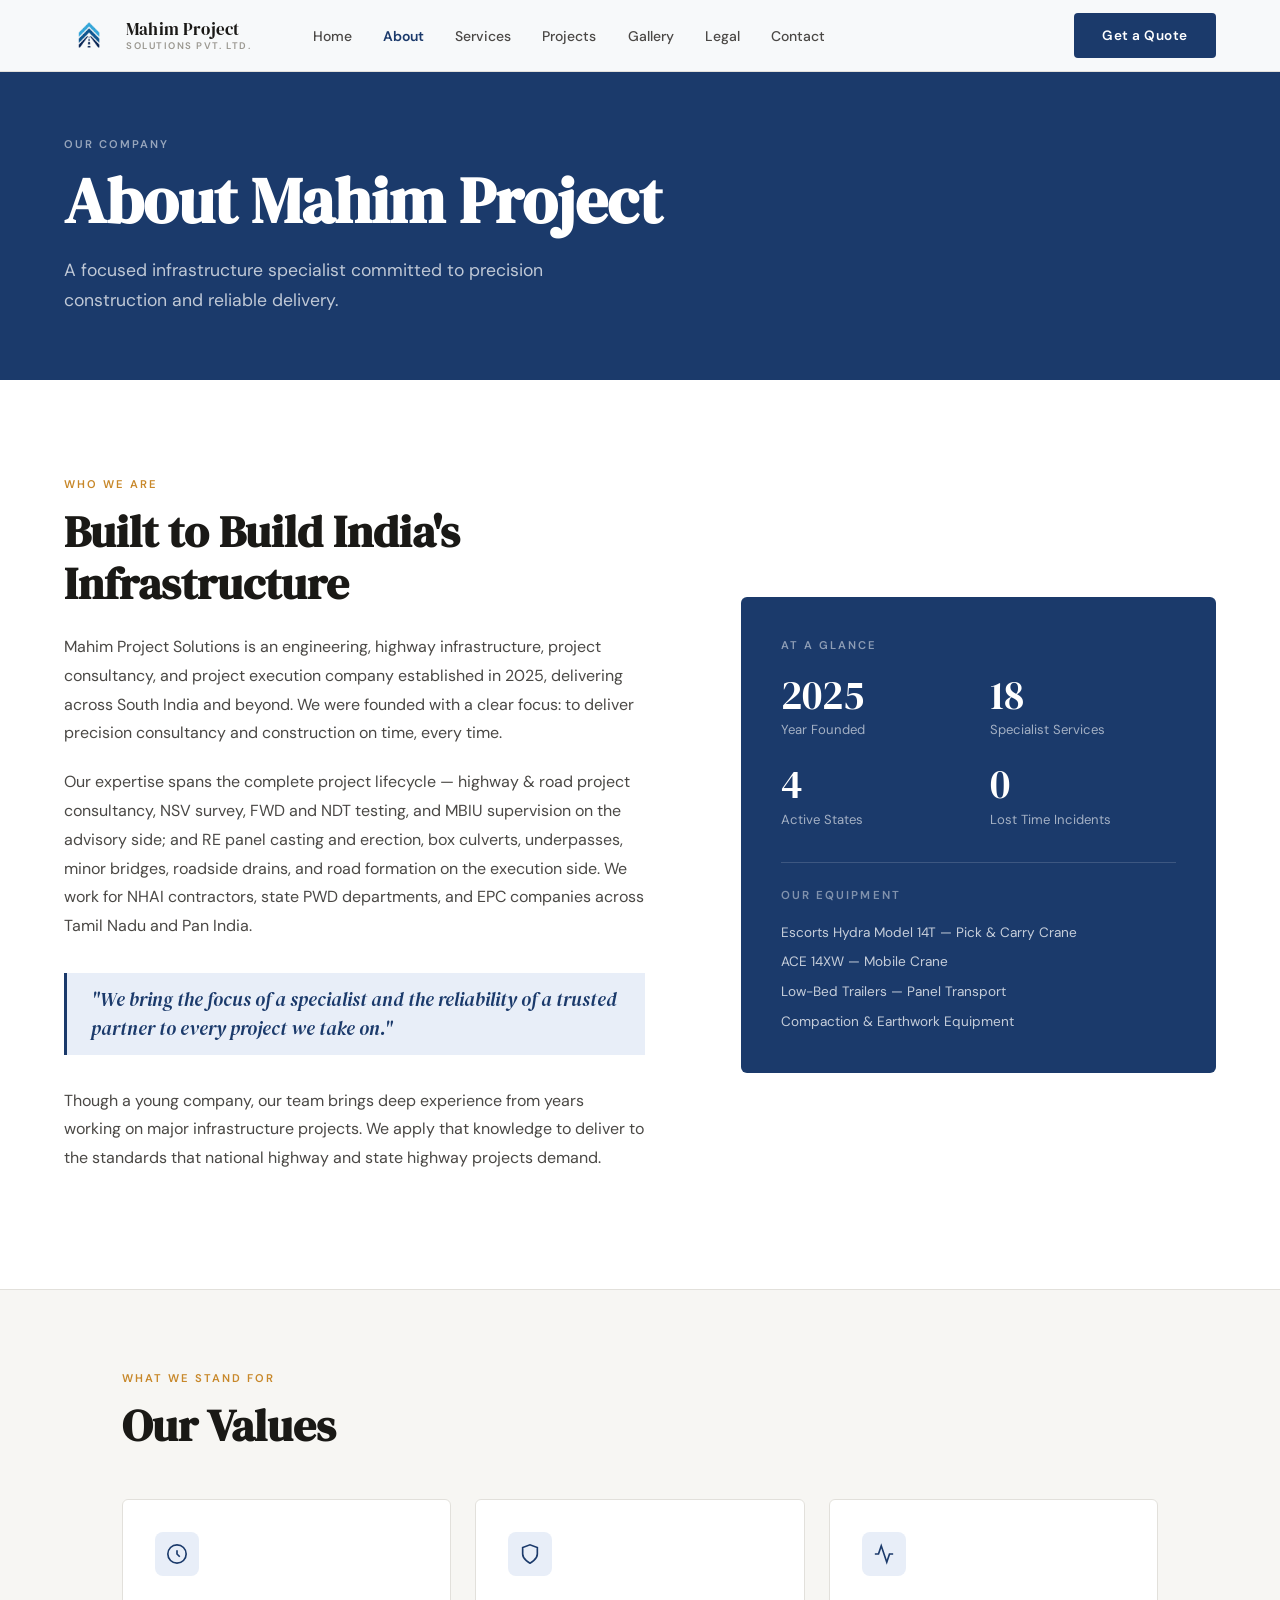
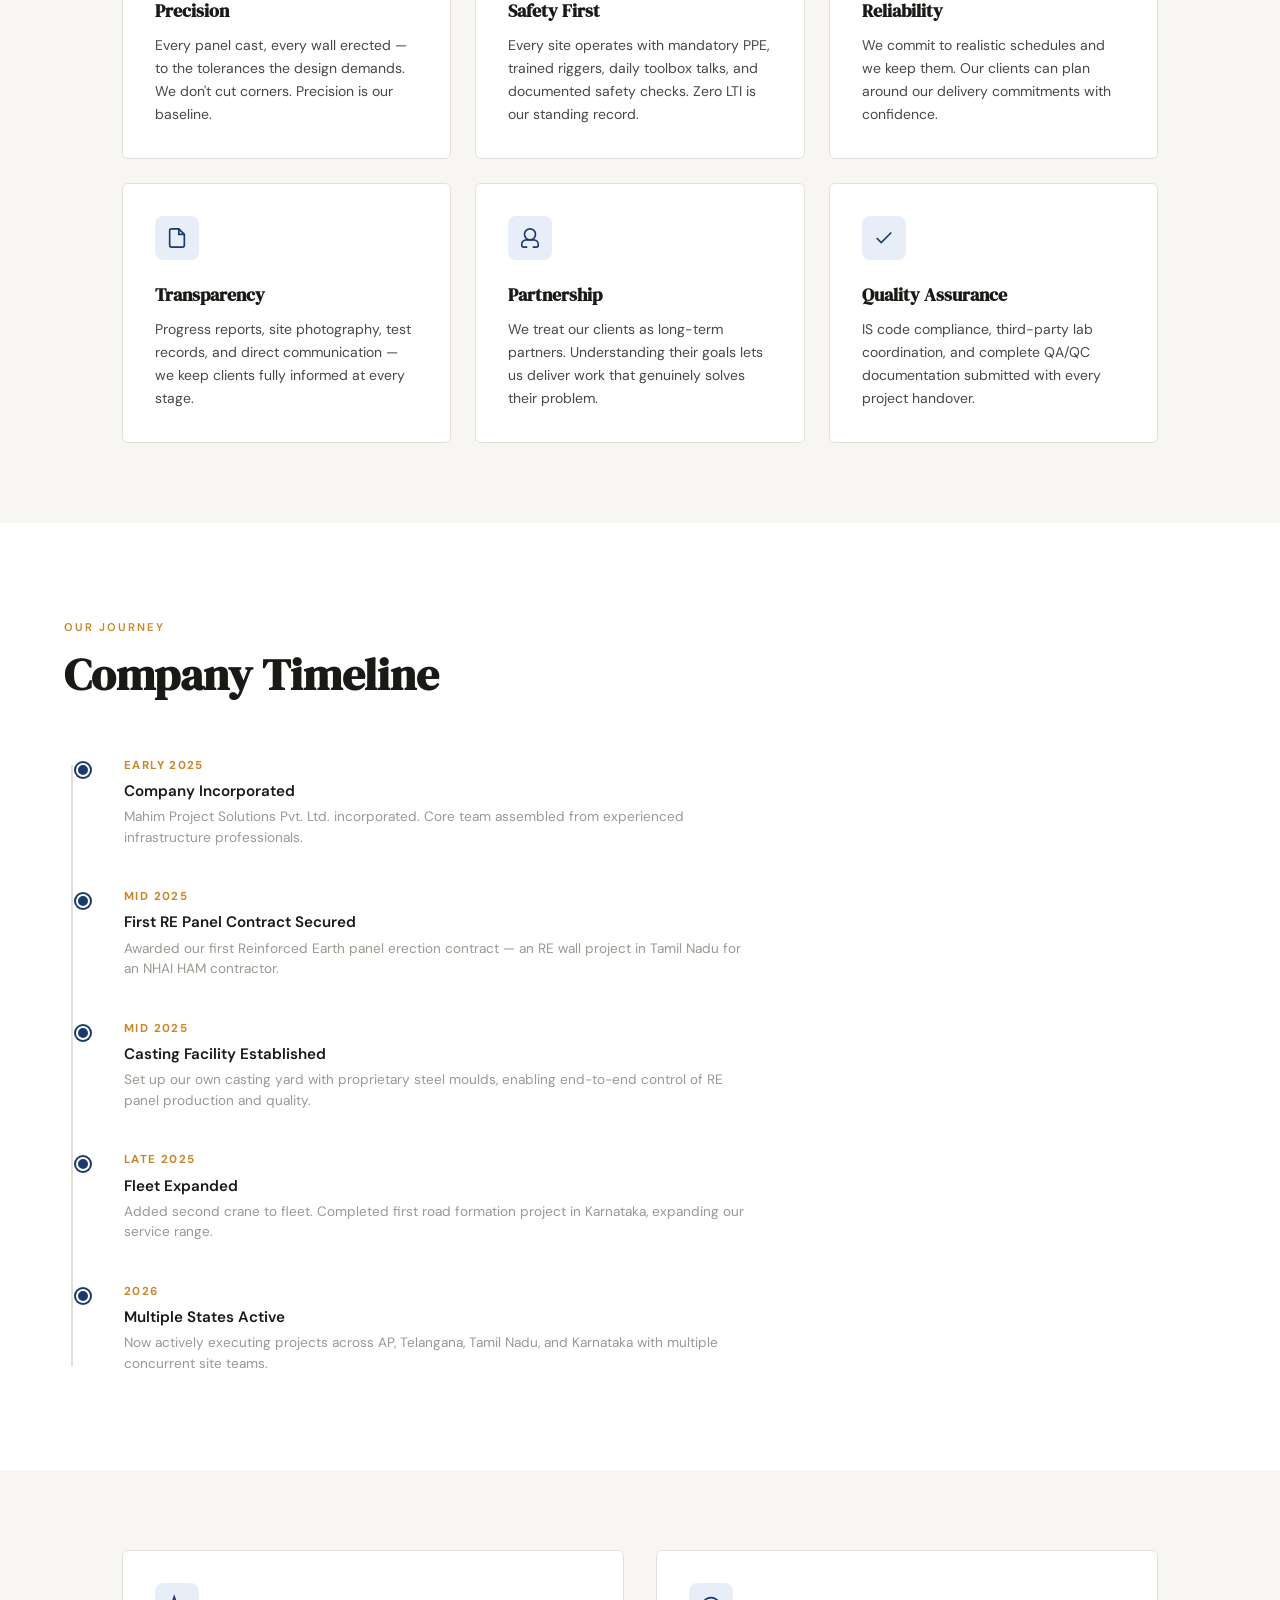
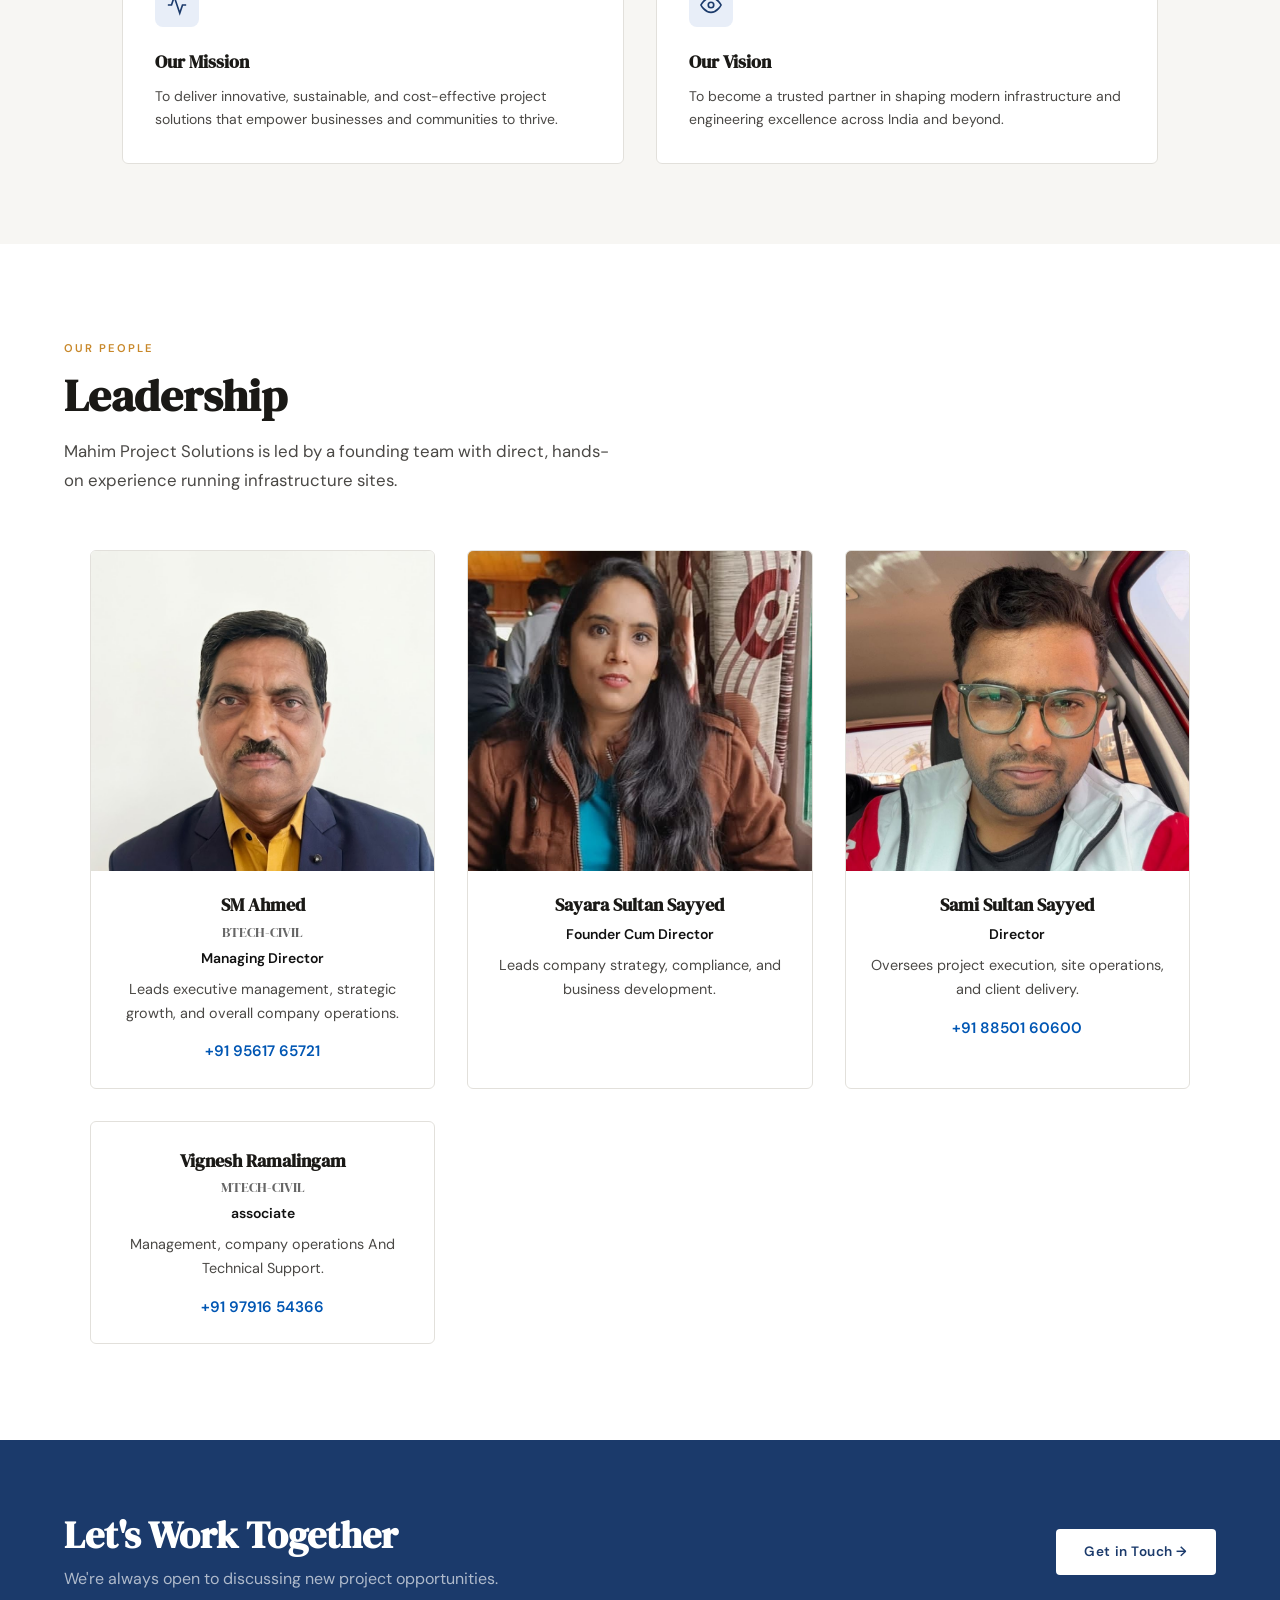
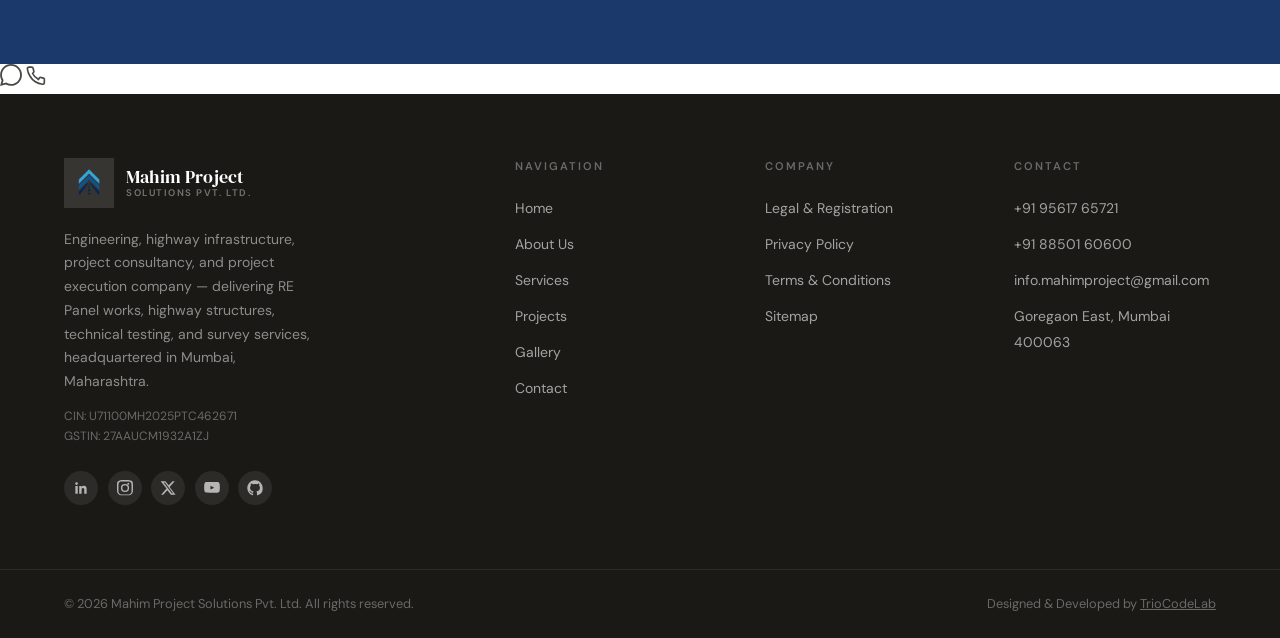
<file: about.html>
<!DOCTYPE html>
<html lang="en">
<head>
  <meta charset="UTF-8"/>
  <meta name="viewport" content="width=device-width, initial-scale=1.0"/>
  <title>About Us | Mahim Project Solutions</title>
  <meta name="description" content="Mahim Project Solutions Pvt. Ltd. — incorporated December 2025, headquartered in Mumbai. An engineering, highway infrastructure, project consultancy, and project execution company."/>
  <link rel="canonical" href="https://www.mahimproject.com/about.html"/>
  <meta property="og:type" content="website"/>
  <meta property="og:site_name" content="Mahim Project Solutions"/>
  <meta property="og:title" content="About Us | Mahim Project Solutions"/>
  <meta property="og:description" content="Mahim Project Solutions Pvt. Ltd. — incorporated December 2025, headquartered in Mumbai. An engineering, highway infrastructure, project consultancy, and project execution company."/>
  <meta property="og:url" content="https://www.mahimproject.com/about.html"/>
  <meta property="og:image" content="https://www.mahimproject.com/assests/images/gallery/21.jpeg"/>
  <meta name="twitter:card" content="summary_large_image"/>
  <meta name="twitter:title" content="About Us | Mahim Project Solutions"/>
  <meta name="twitter:description" content="Mahim Project Solutions Pvt. Ltd. — incorporated December 2025, headquartered in Mumbai. An engineering, highway infrastructure, project consultancy, and project execution company."/>
  <meta name="twitter:image" content="https://www.mahimproject.com/assests/images/gallery/21.jpeg"/>

  <!-- Favicon / Brand Logo for Browsers & Search Engines --><!-- Favicon for Browser Tabs -->
  <link rel="icon" type="image/x-icon" href="assests/images/logo/logo_3.ico"/>

  <!-- High-Res Icon for Google Search & Mobile Home Screens -->
  <link rel="icon" type="image/jpeg" sizes="192x192" href="assests/images/logo/logo_2.jpeg"/>
  <link rel="apple-touch-icon" sizes="180x180" href="assests/images/logo/logo_2.jpeg"/>
  
  <link rel="stylesheet" href="assests/css/style.css"/>
  <link rel="stylesheet" href="assests/css/pages.css"/>
  <link rel="stylesheet" href="assests/css/components.css"/>
  <link rel="stylesheet" href="assests/css/responsive.css"/>
</head>
<body>

<nav>
  <a href="index.html" class="nav-logo">
    <div class="nav-logo-mark"><img src="assests/images/logo/company_logo.png" alt="Mahim Project Solutions logo" width="46" height="46"></div>
    <div class="nav-logo-text">
      <span class="nav-logo-name">Mahim Project</span>
      <span class="nav-logo-sub">Solutions Pvt. Ltd.</span>
    </div>
  </a>
  <ul class="nav-links" id="navLinks">
    <li><a href="index.html">Home</a></li>
    <li><a href="about.html" class="active">About</a></li>
    <li><a href="services.html">Services</a></li>
    <li><a href="projects.html">Projects</a></li>
    <li><a href="gallery.html">Gallery</a></li>
    <li><a href="legal.html">Legal</a></li>
    <li><a href="contact.html">Contact</a></li>
  </ul>
  <div class="nav-right">
    <a href="contact.html" class="btn btn-primary">Get a Quote</a>
  </div>
  <div class="hamburger" id="hamburger"><span></span><span></span><span></span></div>
</nav>

<div class="page-band">
  <div class="inner">
    <span class="label">Our Company</span>
    <h1>About Mahim Project</h1>
    <p>A focused infrastructure specialist committed to precision construction and reliable delivery.</p>
  </div>
</div>

<!-- INTRO -->
<div class="section">
  <div class="about-intro-grid">
    <div class="about-intro-text anim">
      <span class="label" style="margin-bottom:0.75rem;display:block;">Who We Are</span>
      <h2>Built to Build India's Infrastructure</h2>
      <p>Mahim Project Solutions is an engineering, highway infrastructure, project consultancy, and project execution company established in 2025, delivering across South India and beyond. We were founded with a clear focus: to deliver precision consultancy and construction on time, every time.</p>
      <p>Our expertise spans the complete project lifecycle — highway &amp; road project consultancy, NSV survey, FWD and NDT testing, and MBIU supervision on the advisory side; and RE panel casting and erection, box culverts, underpasses, minor bridges, roadside drains, and road formation on the execution side. We work for NHAI contractors, state PWD departments, and EPC companies across Tamil Nadu and Pan India.</p>
      <blockquote>"We bring the focus of a specialist and the reliability of a trusted partner to every project we take on."</blockquote>
      <p>Though a young company, our team brings deep experience from years working on major infrastructure projects. We apply that knowledge to deliver to the standards that national highway and state highway projects demand.</p>
    </div>
    <div class="anim anim-d1">
      <div class="about-highlight-box">
        <span class="label">At a Glance</span>
        <div class="about-hl-stats">
          <div class="about-hl-stat"><span class="about-hl-num">2025</span><div class="about-hl-label">Year Founded</div></div>
          <div class="about-hl-stat"><span class="about-hl-num">18</span><div class="about-hl-label">Specialist Services</div></div>
          <div class="about-hl-stat"><span class="about-hl-num">4</span><div class="about-hl-label">Active States</div></div>
          <div class="about-hl-stat"><span class="about-hl-num">0</span><div class="about-hl-label">Lost Time Incidents</div></div>
        </div>
        <div style="margin-top:2rem;padding-top:1.5rem;border-top:1px solid rgba(255,255,255,0.15);">
          <div style="font-size:0.72rem;font-weight:600;letter-spacing:0.18em;text-transform:uppercase;color:rgba(255,255,255,0.45);margin-bottom:1rem;">Our Equipment</div>
          <div style="display:flex;flex-direction:column;gap:0.5rem;">
            <div style="font-size:0.85rem;color:rgba(255,255,255,0.75);">Escorts Hydra Model 14T — Pick &amp; Carry Crane</div>
            <div style="font-size:0.85rem;color:rgba(255,255,255,0.75);">ACE 14XW — Mobile Crane</div>
            <div style="font-size:0.85rem;color:rgba(255,255,255,0.75);">Low-Bed Trailers — Panel Transport</div>
            <div style="font-size:0.85rem;color:rgba(255,255,255,0.75);">Compaction &amp; Earthwork Equipment</div>
          </div>
        </div>
      </div>
    </div>
  </div>
</div>

<hr class="divider"/>

<!-- VALUES -->
<div class="section" style="background:var(--off-white);padding-top:5rem;padding-bottom:5rem;max-width:none;">
  <div style="max-width:1280px;margin:0 auto;padding:0 5%;">
    <div class="section-header anim" style="max-width:none;display:flex;justify-content:space-between;align-items:flex-end;flex-wrap:wrap;gap:1rem;margin-bottom:3rem;">
      <div><span class="label">What We Stand For</span><h2 style="max-width:none;">Our Values</h2></div>
    </div>
    <div class="values-grid">
      <div class="value-card anim"><div class="value-card-icon"><svg viewBox="0 0 24 24" fill="none" stroke="currentColor" stroke-width="1.8"><circle cx="12" cy="12" r="10"/><path d="M12 8v4l3 3"/></svg></div><h3>Precision</h3><p>Every panel cast, every wall erected — to the tolerances the design demands. We don't cut corners. Precision is our baseline.</p></div>
      <div class="value-card anim anim-d1"><div class="value-card-icon"><svg viewBox="0 0 24 24" fill="none" stroke="currentColor" stroke-width="1.8"><path d="M12 22s8-4 8-10V5l-8-3-8 3v7c0 6 8 10 8 10z"/></svg></div><h3>Safety First</h3><p>Every site operates with mandatory PPE, trained riggers, daily toolbox talks, and documented safety checks. Zero LTI is our standing record.</p></div>
      <div class="value-card anim anim-d2"><div class="value-card-icon"><svg viewBox="0 0 24 24" fill="none" stroke="currentColor" stroke-width="1.8"><polyline points="22 12 18 12 15 21 9 3 6 12 2 12"/></svg></div><h3>Reliability</h3><p>We commit to realistic schedules and we keep them. Our clients can plan around our delivery commitments with confidence.</p></div>
      <div class="value-card anim anim-d3"><div class="value-card-icon"><svg viewBox="0 0 24 24" fill="none" stroke="currentColor" stroke-width="1.8"><path d="M14 2H6a2 2 0 0 0-2 2v16a2 2 0 0 0 2 2h12a2 2 0 0 0 2-2V8z"/><polyline points="14 2 14 8 20 8"/></svg></div><h3>Transparency</h3><p>Progress reports, site photography, test records, and direct communication — we keep clients fully informed at every stage.</p></div>
      <div class="value-card anim"><div class="value-card-icon"><svg viewBox="0 0 24 24" fill="none" stroke="currentColor" stroke-width="1.8"><circle cx="12" cy="8" r="6"/><path d="M9 22H5a2 2 0 0 1-2-2v-1a5 5 0 0 1 5-5h8a5 5 0 0 1 5 5v1a2 2 0 0 1-2 2h-4"/></svg></div><h3>Partnership</h3><p>We treat our clients as long-term partners. Understanding their goals lets us deliver work that genuinely solves their problem.</p></div>
      <div class="value-card anim anim-d1"><div class="value-card-icon"><svg viewBox="0 0 24 24" fill="none" stroke="currentColor" stroke-width="1.8"><polyline points="20 6 9 17 4 12"/></svg></div><h3>Quality Assurance</h3><p>IS code compliance, third-party lab coordination, and complete QA/QC documentation submitted with every project handover.</p></div>
    </div>
  </div>
</div>

<!-- TIMELINE -->
<div class="section">
  <div style="max-width:680px;">
    <div class="section-header anim">
      <span class="label">Our Journey</span>
      <h2>Company Timeline</h2>
    </div>
    <div class="timeline anim anim-d1">
      <div class="timeline-item">
        <div class="timeline-dot"></div>
        <div class="timeline-year">Early 2025</div>
        <div class="timeline-title">Company Incorporated</div>
        <div class="timeline-desc">Mahim Project Solutions Pvt. Ltd. incorporated. Core team assembled from experienced infrastructure professionals.</div>
      </div>
      <div class="timeline-item">
        <div class="timeline-dot"></div>
        <div class="timeline-year">Mid 2025</div>
        <div class="timeline-title">First RE Panel Contract Secured</div>
        <div class="timeline-desc">Awarded our first Reinforced Earth panel erection contract — an RE wall project in Tamil Nadu for an NHAI HAM contractor.</div>
      </div>
      <div class="timeline-item">
        <div class="timeline-dot"></div>
        <div class="timeline-year">Mid 2025</div>
        <div class="timeline-title">Casting Facility Established</div>
        <div class="timeline-desc">Set up our own casting yard with proprietary steel moulds, enabling end-to-end control of RE panel production and quality.</div>
      </div>
      <div class="timeline-item">
        <div class="timeline-dot"></div>
        <div class="timeline-year">Late 2025</div>
        <div class="timeline-title">Fleet Expanded</div>
        <div class="timeline-desc">Added second crane to fleet. Completed first road formation project in Karnataka, expanding our service range.</div>
      </div>
      <div class="timeline-item">
        <div class="timeline-dot"></div>
        <div class="timeline-year">2026</div>
        <div class="timeline-title">Multiple States Active</div>
        <div class="timeline-desc">Now actively executing projects across AP, Telangana, Tamil Nadu, and Karnataka with multiple concurrent site teams.</div>
      </div>
    </div>
  </div>
</div>

<!-- MISSION & VISION -->
<div class="section" style="max-width:none;background:var(--off-white);padding-top:5rem;padding-bottom:5rem;">
  <div style="max-width:1280px;margin:0 auto;padding:0 5%;display:grid;grid-template-columns:1fr 1fr;gap:2rem;">
    <div class="value-card anim">
      <div class="value-card-icon"><svg viewBox="0 0 24 24" fill="none" stroke="currentColor" stroke-width="1.8"><path d="M22 12h-4l-3 9L9 3l-3 9H2"/></svg></div>
      <h3>Our Mission</h3>
      <p>To deliver innovative, sustainable, and cost-effective project solutions that empower businesses and communities to thrive.</p>
    </div>
    <div class="value-card anim anim-d1">
      <div class="value-card-icon"><svg viewBox="0 0 24 24" fill="none" stroke="currentColor" stroke-width="1.8"><path d="M1 12s4-8 11-8 11 8 11 8-4 8-11 8-11-8-11-8z"/><circle cx="12" cy="12" r="3"/></svg></div>
      <h3>Our Vision</h3>
      <p>To become a trusted partner in shaping modern infrastructure and engineering excellence across India and beyond.</p>
    </div>
  </div>
</div>

<!-- LEADERSHIP -->
<div class="section">
  <div class="section-header anim">
    <span class="label">Our People</span>
    <h2>Leadership</h2>
    <p>Mahim Project Solutions is led by a founding team with direct, hands-on experience running infrastructure sites.</p>
  </div>
  <div class="values-grid" style="grid-template-columns: repeat(auto-fit, minmax(260px, 1fr)); max-width: 1100px; margin: 0 auto; gap: 2rem;">
    
    <!-- SM Ahmed -->
    <div class="value-card anim" style="text-align: center; padding: 0 0 1.5rem 0; overflow: hidden;">
      <img src="assests/images/team/mustakeem_sir.jpeg" alt="SM Ahmed" style="width: 100%; height: 320px; object-fit: cover; object-position: top; margin-bottom: 1.2rem;">
      <div style="padding: 0 1.2rem;">
        <h3 style="margin-bottom: 0.2rem;">SM Ahmed <span style="font-size:0.85rem; font-weight:normal; color:#666; display:block; margin-top:2px;">BTECH-CIVIL</span></h3>
        <p style="font-weight: 600; color: var(--primary-color, #111); margin-bottom: 0.5rem;">Managing Director</p>
        <p style="font-size: 0.9rem; margin-bottom: 0.8rem;">Leads executive management, strategic growth, and overall company operations.</p>
        <a href="tel:+919561765721" style="font-weight: 600; color: var(--primary-color, #0056b3); text-decoration: none; font-size: 0.95rem;">+91 95617 65721</a>
      </div>
    </div>
    
    <!-- Sayara Sultan Sayyed -->
    <div class="value-card anim anim-d2" style="text-align: center; padding: 0 0 1.5rem 0; overflow: hidden;">
      <img src="assests/images/team/sayara_mam.jpeg" alt="Sayara Sultan Sayyed" style="width: 100%; height: 320px; object-fit: cover; object-position: top; margin-bottom: 1.2rem;">
      <div style="padding: 0 1.2rem;">
        <h3 style="margin-bottom: 0.2rem;">Sayara Sultan Sayyed</h3>
        <p style="font-weight: 600; color: var(--primary-color, #111); margin-bottom: 0.5rem;">Founder Cum Director</p>
        <p style="font-size: 0.9rem; margin-bottom: 0.8rem;">Leads company strategy, compliance, and business development.</p>
      </div>
    </div>

    <!-- Sami Sultan Sayyed -->
    <div class="value-card anim anim-d1" style="text-align: center; padding: 0 0 1.5rem 0; overflow: hidden;">
      <img src="assests/images/team/sami_sir.jpeg" alt="Sami Sultan Sayyed" style="width: 100%; height: 320px; object-fit: cover; object-position: top; margin-bottom: 1.2rem;">
      <div style="padding: 0 1.2rem;">
        <h3 style="margin-bottom: 0.2rem;">Sami Sultan Sayyed</h3>
        <p style="font-weight: 600; color: var(--primary-color, #111); margin-bottom: 0.5rem;">Director</p>
        <p style="font-size: 0.9rem; margin-bottom: 0.8rem;">Oversees project execution, site operations, and client delivery.</p>
        <a href="tel:+918850160600" style="font-weight: 600; color: var(--primary-color, #0056b3); text-decoration: none; font-size: 0.95rem;">+91 88501 60600</a>
      </div>
    </div>

    <div class="value-card anim" style="text-align: center; padding: 0 0 1.5rem 0; overflow: hidden;">
  <!-- Added top padding (1.5rem) to the style attribute below -->
      <div style="padding: 1.5rem 1.2rem 0 1.2rem;">
       <h3 style="margin-bottom: 0.2rem;">Vignesh Ramalingam <span style="font-size:0.85rem; font-weight:normal; color:#666; display:block; margin-top:2px;">MTECH-CIVIL</span></h3>
        <p style="font-weight: 600; color: var(--primary-color, #111); margin-bottom: 0.5rem;">associate</p>
        <p style="font-size: 0.9rem; margin-bottom: 0.8rem;">Management, company operations And Technical Support.</p>
        <a href="tel:+919791654366" style="font-weight: 600; color: var(--primary-color, #0056b3); text-decoration: none; font-size: 0.95rem;">+91 97916 54366</a>

     </div>
    </div>

  </div>
</div>

<section class="cta-strip">
  <div class="inner">
    <div><h2>Let's Work Together</h2><p>We're always open to discussing new project opportunities.</p></div>
    <a href="contact.html" class="btn btn-white">Get in Touch &rarr;</a>
  </div>
</section>

<!-- Floating Quick Contacts -->
<div class="floating-actions">
  <a href="https://wa.me/919561765721?text=Hello,%20I%20would%20like%20to%20enquire%20about%20a%20project." target="_blank" rel="noopener" class="float-btn float-wa" aria-label="Chat on WhatsApp" title="WhatsApp Us">
    <svg width="22" height="22" viewBox="0 0 24 24" fill="currentColor"><path d="M.057 24l1.687-6.163c-1.041-1.804-1.588-3.849-1.587-5.946.003-6.556 5.338-11.891 11.893-11.891 3.181.001 6.167 1.24 8.413 3.488 2.245 2.248 3.481 5.236 3.48 8.414-.003 6.557-5.338 11.892-11.893 11.892-1.99-.001-3.951-.5-5.688-1.448l-6.305 1.654zm6.597-3.807c1.676.995 3.276 1.591 5.392 1.592 5.448 0 9.886-4.434 9.889-9.885.002-5.462-4.415-9.89-9.881-9.892-5.452 0-9.887 4.434-9.889 9.884-.001 2.225.651 3.891 1.746 5.634l-.999 3.648 3.742-.981z"/></svg>
  </a>
  <a href="tel:+919561765721" class="float-btn float-call" aria-label="Call Us" title="Call Us Directly">
    <svg width="20" height="20" viewBox="0 0 24 24" fill="none" stroke="currentColor" stroke-width="2"><path d="M22 16.92v3a2 2 0 0 1-2.18 2 19.79 19.79 0 0 1-8.63-3.07A19.5 19.5 0 0 1 4.69 12a19.79 19.79 0 0 1-3.07-8.67A2 2 0 0 1 3.6 1.26h3a2 2 0 0 1 2 1.72 12.84 12.84 0 0 0 .7 2.81 2 2 0 0 1-.45 2.11L7.91 9A16 16 0 0 0 15 16.09l1.1-1.84a2 2 0 0 1 2.11-.45 12.84 12.84 0 0 0 2.81.7A2 2 0 0 1 22 16.92z"/></svg>
  </a>
</div>


<footer id="footer">
  <div class="footer-top">
    <div class="footer-brand">
      <div class="nav-logo" style="margin-bottom:0;">
        <div class="nav-logo-mark"><img src="assests/images/logo/company_logo.png" alt="Mahim Project Solutions logo" width="46" height="46"></div>
        <div class="nav-logo-text">
          <span class="nav-logo-name">Mahim Project</span>
          <span class="nav-logo-sub">Solutions Pvt. Ltd.</span>
        </div>
      </div>
      <p>Engineering, highway infrastructure, project consultancy, and project execution company &mdash; delivering RE Panel works, highway structures, technical testing, and survey services, headquartered in Mumbai, Maharashtra.</p>
      <p style="margin-top:0.75rem;font-size:0.75rem;color:rgba(255,255,255,0.35);">CIN: U71100MH2025PTC462671<br>GSTIN: 27AAUCM1932A1ZJ</p>
      <div class="social-links" style="margin-top:1.5rem;">
        <a href="https://www.linkedin.com/in/mahim-project-solutions-private-limited-03779a426" target="_blank" rel="noopener" aria-label="LinkedIn" title="LinkedIn"><svg viewBox="0 0 24 24" fill="currentColor"><path d="M20.45 20.45h-3.56v-5.57c0-1.33-.02-3.04-1.85-3.04-1.86 0-2.15 1.45-2.15 2.94v5.67H9.34V9h3.41v1.56h.05c.48-.9 1.64-1.85 3.38-1.85 3.6 0 4.27 2.37 4.27 5.46v6.28zM5.34 7.43a2.06 2.06 0 1 1 0-4.12 2.06 2.06 0 0 1 0 4.12zM7.12 20.45H3.56V9h3.56v11.45z"/></svg></a>
        <a href="https://www.instagram.com/mahimproject" target="_blank" rel="noopener" aria-label="Instagram" title="Instagram"><svg viewBox="0 0 24 24" fill="currentColor"><path d="M12 2.16c3.2 0 3.58.01 4.85.07 1.17.05 1.8.25 2.23.41.55.22.95.47 1.37.89.42.42.67.82.89 1.37.16.42.36 1.06.41 2.23.06 1.27.07 1.65.07 4.85s-.01 3.58-.07 4.85c-.05 1.17-.25 1.8-.41 2.23-.22.55-.47.95-.89 1.37-.42.42-.82.67-1.37.89-.42.16-1.06.36-2.23.41-1.27.06-1.65.07-4.85.07s-3.58-.01-4.85-.07c-1.17-.05-1.8-.25-2.23-.41-.55-.22-.95-.47-1.37-.89-.42-.42-.67-.82-.89-1.37-.16-.42-.36-1.06-.41-2.23-.06-1.27-.07-1.65-.07-4.85s.01-3.58.07-4.85c.05-1.17.25-1.8.41-2.23.22-.55.47-.95.89-1.37.42-.42.82-.67 1.37-.89.42-.16-1.06-.36 2.23-.41 1.27-.06 1.65-.07 4.85-.07zM12 0C8.74 0 8.33.01 7.05.07c-1.28.06-2.15.26-2.91.56-.79.31-1.46.72-2.13 1.39A5.9 5.9 0 0 0 .62 3.14c-.3.76-.5 1.63-.56 2.91C0 7.33 0 7.74 0 11s.01 3.67.06 4.95c.06 1.28.26 2.15.56 2.91.31.79.72 1.46 1.39 2.13.67.67 1.34 1.08 2.13 1.39.76.3 1.63.5 2.91.56C8.33 22.99 8.74 23 12 23s3.67-.01 4.95-.06c1.28-.06 2.15-.26 2.91-.56.79-.31 1.46-.72 2.13-1.39.67-.67 1.08-1.34 1.39-2.13.3-.76.5-1.63.56-2.91.05-1.28.06-1.69.06-4.95s-.01-3.67-.06-4.95c-.06-1.28-.26-2.15-.56-2.91a5.9 5.9 0 0 0-1.39-2.13A5.9 5.9 0 0 0 19.86.63c-.76-.3-1.63-.5-2.91-.56C15.67.01 15.26 0 12 0zm0 5.84A6.16 6.16 0 1 0 12 18.16 6.16 6.16 0 0 0 12 5.84zm0 10.16a4 4 0 1 1 0-8 4 4 0 0 1 0 8zm6.41-10.41a1.44 1.44 0 1 1-2.88 0 1.44 1.44 0 0 1 2.88 0z"/></svg></a>
        <a href="https://x.com/mahimproject" target="_blank" rel="noopener" aria-label="X (Twitter)" title="X (Twitter)"><svg viewBox="0 0 24 24" fill="currentColor"><path d="M18.9 2H22l-7.6 8.68L23.3 22h-6.9l-5.4-6.6L4.8 22H1.7l8.1-9.28L1 2h7.1l4.9 6.03L18.9 2zm-1.2 18h1.9L7.4 3.9H5.4L17.7 20z"/></svg></a>
        <a href="https://www.youtube.com/@SheikhMustkeem-s6u" target="_blank" rel="noopener" aria-label="YouTube" title="YouTube"><svg viewBox="0 0 24 24" fill="currentColor"><path d="M23.5 6.5s-.23-1.64-.94-2.36c-.9-.94-1.9-.95-2.36-1C16.9 3 12 3 12 3h-.01s-4.89 0-8.19.14c-.46.05-1.46.06-2.36 1C.73 4.86.5 6.5.5 6.5S.27 8.4.27 10.3v1.4c0 1.9.23 3.8.23 3.8s.23 1.64.94 2.36c.9.94 2.08.91 2.6 1.01C6 19.1 12 19.15 12 19.15s4.9-.01 8.2-.15c.46-.05 1.46-.06 2.36-1 .71-.72.94-2.36.94-2.36s.23-1.9.23-3.8v-1.4c0-1.9-.23-3.8-.23-3.8zM9.7 14.3V8.7l5.6 2.8-5.6 2.8z"/></svg></a>
        <a href="https://github.com/mahimproject" target="_blank" rel="noopener" aria-label="GitHub" title="GitHub"><svg viewBox="0 0 24 24" fill="currentColor"><path d="M12 .5C5.65.5.5 5.65.5 12c0 5.08 3.29 9.39 7.86 10.91.57.1.78-.25.78-.55 0-.27-.01-1.16-.02-2.11-3.2.7-3.88-1.36-3.88-1.36-.52-1.34-1.28-1.7-1.28-1.7-1.04-.72.08-.7.08-.7 1.16.08 1.77 1.19 1.77 1.19 1.03 1.77 2.7 1.26 3.36.96.1-.75.4-1.26.73-1.55-2.56-.29-5.25-1.28-5.25-5.7 0-1.26.45-2.29 1.19-3.09-.12-.29-.52-1.47.11-3.06 0 0 .97-.31 3.18 1.18a11.1 11.1 0 0 1 2.9-.39c.98 0 1.97.13 2.9.39 2.2-1.49 3.17-1.18 3.17-1.18.63 1.59.23 2.77.11 3.06.74.8 1.19 1.83 1.19 3.09 0 4.43-2.7 5.41-5.27 5.69.42.36.78 1.07.78 2.16 0 1.56-.01 2.82-.01 3.2 0 .3.2.66.79.55A10.52 10.52 0 0 0 23.5 12c0-6.35-5.15-11.5-11.5-11.5z"/></svg></a>
      </div>
    </div>
    <div class="footer-col">
      <h4>Navigation</h4>
      <ul>
        <li><a href="index.html">Home</a></li>
        <li><a href="about.html">About Us</a></li>
        <li><a href="services.html">Services</a></li>
        <li><a href="projects.html">Projects</a></li>
        <li><a href="gallery.html">Gallery</a></li>
        <li><a href="contact.html">Contact</a></li>
      </ul>
    </div>
    <div class="footer-col">
      <h4>Company</h4>
      <ul>
        <li><a href="legal.html">Legal &amp; Registration</a></li>
        <li><a href="privacy-policy.html">Privacy Policy</a></li>
        <li><a href="terms-and-conditions.html">Terms &amp; Conditions</a></li>
        <li><a href="sitemap.xml">Sitemap</a></li>
      </ul>
    </div>
    <div class="footer-col">
      <h4>Contact</h4>
      <ul>
        <li><a href="tel:+919561765721">+91 95617 65721</a></li>
        <li><a href="tel:+918850160600">+91 88501 60600</a></li>
        <li><a href="mailto:info.mahimproject@gmail.com">info.mahimproject@gmail.com</a></li>
        <li><a href="contact.html">Goregaon East, Mumbai 400063</a></li>
      </ul>
    </div>
  </div>
  <div class="footer-bottom" style="max-width:none;padding-left:5%;padding-right:5%;">
    <p>&copy; <span id="year">2026</span> Mahim Project Solutions Pvt. Ltd. All rights reserved.</p>
    <p>Designed &amp; Developed by <a href="https://triocodelab.com" target="_blank" rel="noopener" style="color:inherit;text-decoration:underline;">TrioCodeLab</a></p>
  </div>
</footer>
<script src="assests/js/navigation.js"></script>
<script src="assests/js/main.js"></script>
<script src="assests/js/animation.js"></script>
</body>
</html>
</file>
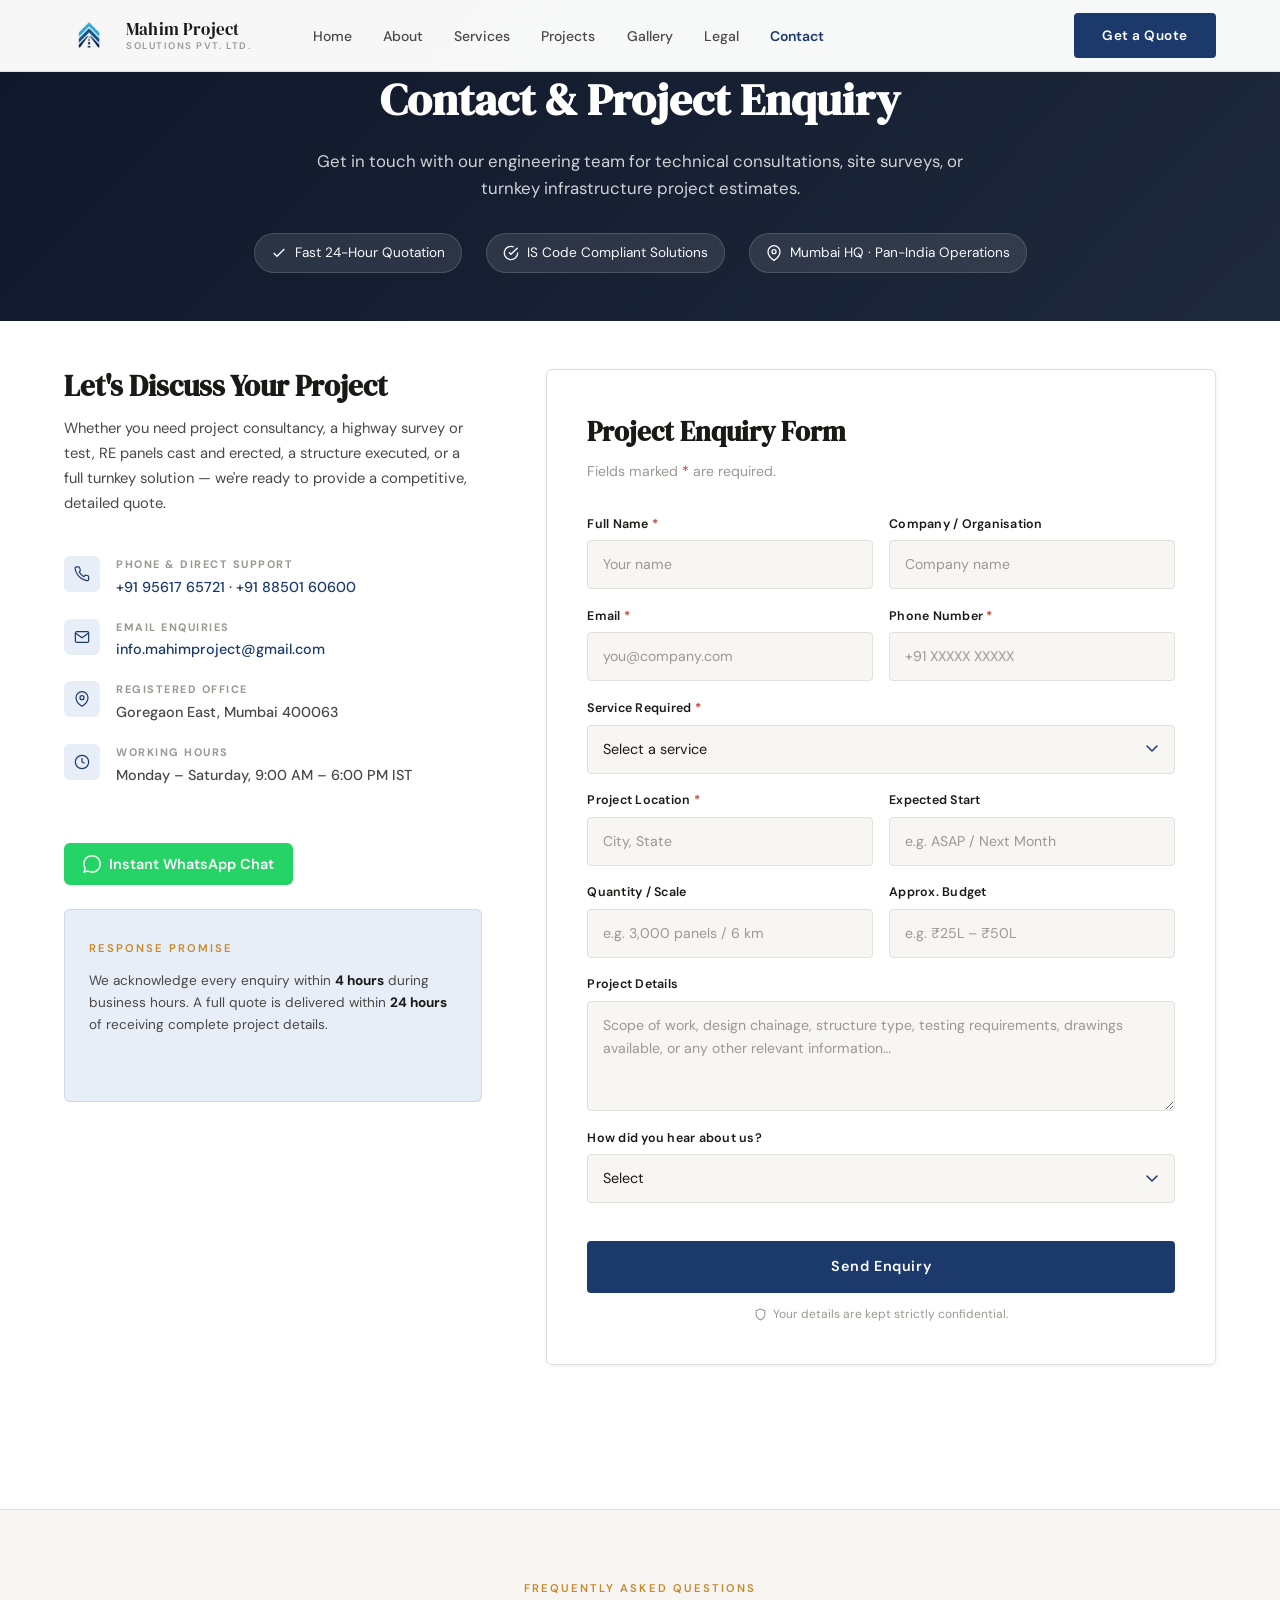
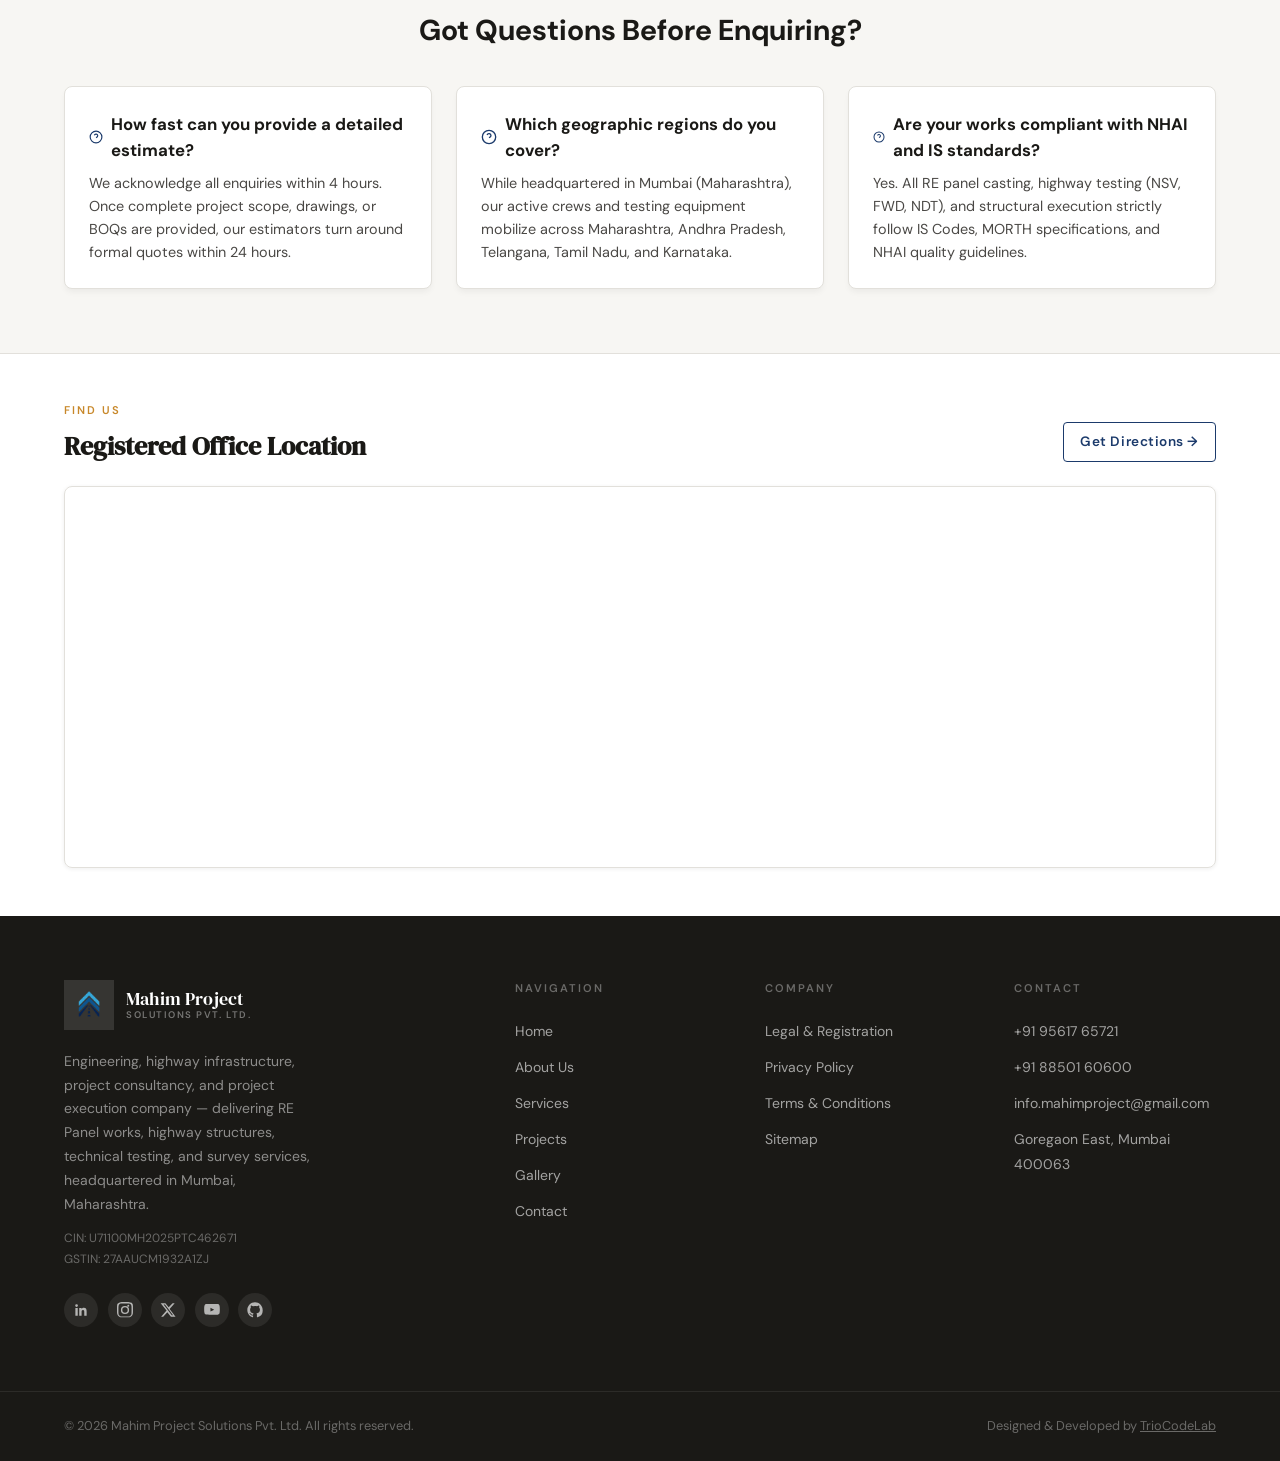
<file: contact.html>
<!DOCTYPE html>
<html lang="en">
<head>
  <meta charset="UTF-8"/>
  <meta name="viewport" content="width=device-width, initial-scale=1.0"/>
  <title>Contact &amp; Get a Quote | Mahim Project Solutions</title>
  <meta name="description" content="Contact Mahim Project Solutions Pvt. Ltd. for highway engineering, project consultancy, technical testing, and project execution enquiries. Registered office in Goregaon East, Mumbai."/>
  <link rel="canonical" href="https://www.mahimproject.com/contact.html"/>
  
  <!-- Open Graph -->
  <meta property="og:type" content="website"/>
  <meta property="og:site_name" content="Mahim Project Solutions"/>
  <meta property="og:title" content="Contact &amp; Get a Quote | Mahim Project Solutions"/>
  <meta property="og:description" content="Contact Mahim Project Solutions Pvt. Ltd. for highway engineering, project consultancy, technical testing, and project execution enquiries. Registered office in Goregaon East, Mumbai."/>
  <meta property="og:url" content="https://www.mahimproject.com/contact.html"/>
  <meta property="og:image" content="https://www.mahimproject.com/assests/images/gallery/21.jpeg"/>
  
  <!-- Twitter -->
  <meta name="twitter:card" content="summary_large_image"/>
  <meta name="twitter:title" content="Contact &amp; Get a Quote | Mahim Project Solutions"/>
  <meta name="twitter:description" content="Contact Mahim Project Solutions Pvt. Ltd. for highway engineering, project consultancy, technical testing, and project execution enquiries. Registered office in Goregaon East, Mumbai."/>
  <meta name="twitter:image" content="https://www.mahimproject.com/assests/images/gallery/21.jpeg"/>
  
  <!-- Favicon / Brand Logo for Browsers & Search Engines --><!-- Favicon for Browser Tabs -->
  <link rel="icon" type="image/x-icon" href="assests/images/logo/logo_3.ico"/>

  <!-- High-Res Icon for Google Search & Mobile Home Screens -->
  <link rel="icon" type="image/jpeg" sizes="192x192" href="assests/images/logo/logo_2.jpeg"/>
  <link rel="apple-touch-icon" sizes="180x180" href="assests/images/logo/logo_2.jpeg"/>
  <!-- Stylesheets -->
  <link rel="stylesheet" href="assests/css/style.css"/>
  <link rel="stylesheet" href="assests/css/pages.css"/>
  <link rel="stylesheet" href="assests/css/components.css"/>
  <link rel="stylesheet" href="assests/css/responsive.css"/>

  <!-- Google reCAPTCHA v2 Script -->
  <script src="https://www.google.com/recaptcha/api.js" async defer></script>

  <style>
    .page-hero {
      background: linear-gradient(135deg, #0f172a 0%, #1e293b 100%);
      color: #ffffff;
      padding: 4rem 5% 3rem 5%;
      text-align: center;
      margin-bottom: 2rem;
    }
    .page-hero h1 {
      font-family: 'DM Serif Display', serif;
      font-size: clamp(2.2rem, 3.5vw, 3.2rem);
      margin-bottom: 0.75rem;
      color: #ffffff;
    }
    .page-hero p {
      color: rgba(255, 255, 255, 0.8);
      max-width: 680px;
      margin: 0 auto;
      font-size: 1.05rem;
    }
    .quick-badges {
      display: flex;
      justify-content: center;
      gap: 1.5rem;
      margin-top: 2rem;
      flex-wrap: wrap;
    }
    .quick-badge {
      display: inline-flex;
      align-items: center;
      gap: 0.5rem;
      background: rgba(255, 255, 255, 0.1);
      backdrop-filter: blur(8px);
      padding: 0.5rem 1rem;
      border-radius: 30px;
      font-size: 0.85rem;
      color: #f8fafc;
      border: 1px solid rgba(255, 255, 255, 0.15);
    }
    .faq-section {
      background: var(--off-white, #f8fafc);
      padding: 4rem 5%;
      border-top: 1px solid var(--border, #e2e8f0);
      border-bottom: 1px solid var(--border, #e2e8f0);
      margin-top: 3rem;
    }
    .faq-grid {
      display: grid;
      grid-template-columns: repeat(auto-fit, minmax(300px, 1fr));
      gap: 1.5rem;
      max-width: 1200px;
      margin: 2rem auto 0 auto;
    }
    .faq-card {
      background: #ffffff;
      padding: 1.5rem;
      border-radius: 8px;
      border: 1px solid var(--border, #e2e8f0);
      box-shadow: 0 4px 6px -1px rgba(0,0,0,0.05);
    }
    .faq-card h4 {
      color: var(--heading, #0f172a);
      font-size: 1.05rem;
      margin-bottom: 0.5rem;
      display: flex;
      align-items: center;
      gap: 0.5rem;
    }
    .faq-card p {
      font-size: 0.9rem;
      color: var(--body, #475569);
      line-height: 1.6;
    }
    .whatsapp-btn {
      display: inline-flex;
      align-items: center;
      gap: 0.5rem;
      background: #25D366;
      color: #fff;
      font-weight: 600;
      padding: 0.6rem 1.2rem;
      border-radius: 6px;
      text-decoration: none;
      margin-top: 1rem;
      font-size: 0.9rem;
      transition: background 0.2s;
    }
    .whatsapp-btn:hover {
      background: #1da851;
      color: #fff;
    }
  </style>
</head>
<body>

<nav>
  <a href="index.html" class="nav-logo">
    <div class="nav-logo-mark"><img src="assests/images/logo/company_logo.png" alt="Mahim Project Solutions logo" width="46" height="46"></div>
    <div class="nav-logo-text">
      <span class="nav-logo-name">Mahim Project</span>
      <span class="nav-logo-sub">Solutions Pvt. Ltd.</span>
    </div>
  </a>
  <ul class="nav-links" id="navLinks">
    <li><a href="index.html">Home</a></li>
    <li><a href="about.html">About</a></li>
    <li><a href="services.html">Services</a></li>
    <li><a href="projects.html">Projects</a></li>
    <li><a href="gallery.html">Gallery</a></li>
    <li><a href="legal.html">Legal</a></li>
    <li><a href="contact.html" class="active">Contact</a></li>
  </ul>
  <div class="nav-right">
    <a href="contact.html" class="btn btn-primary">Get a Quote</a>
  </div>
  <button class="hamburger" id="hamburger" aria-label="Toggle navigation menu" aria-expanded="false">
    <span></span><span></span><span></span>
  </button>
</nav>

<!-- ══════════════ PAGE HERO HEADER ══════════════ -->
<header class="page-hero">
  <h1>Contact &amp; Project Enquiry</h1>
  <p>Get in touch with our engineering team for technical consultations, site surveys, or turnkey infrastructure project estimates.</p>
  
  <div class="quick-badges">
    <span class="quick-badge">
      <svg width="16" height="16" viewBox="0 0 24 24" fill="none" stroke="currentColor" stroke-width="2"><polyline points="20 6 9 17 4 12"/></svg>
      Fast 24-Hour Quotation
    </span>
    <span class="quick-badge">
      <svg width="16" height="16" viewBox="0 0 24 24" fill="none" stroke="currentColor" stroke-width="2"><path d="M22 11.08V12a10 10 0 1 1-5.93-9.14"/><polyline points="22 4 12 14.01 9 11.01"/></svg>
      IS Code Compliant Solutions
    </span>
    <span class="quick-badge">
      <svg width="16" height="16" viewBox="0 0 24 24" fill="none" stroke="currentColor" stroke-width="2"><path d="M21 10c0 7-9 13-9 13s-9-6-9-13a9 9 0 0 1 18 0z"/><circle cx="12" cy="10" r="3"/></svg>
      Mumbai HQ · Pan-India Operations
    </span>
  </div>
</header>

<div class="section" style="padding-top: 1rem;">
  <div class="contact-layout">

    <!-- Left: Info -->
    <div class="contact-aside anim">
      <h2>Let's Discuss Your Project</h2>
      <p>Whether you need project consultancy, a highway survey or test, RE panels cast and erected, a structure executed, or a full turnkey solution — we're ready to provide a competitive, detailed quote.</p>

      <div class="contact-details">
        <div class="contact-row">
          <div class="contact-row-icon"><svg viewBox="0 0 24 24" fill="none" stroke="currentColor" stroke-width="1.8"><path d="M22 16.92v3a2 2 0 0 1-2.18 2 19.79 19.79 0 0 1-8.63-3.07A19.5 19.5 0 0 1 4.69 12a19.79 19.79 0 0 1-3.07-8.67A2 2 0 0 1 3.6 1.26h3a2 2 0 0 1 2 1.72 12.84 12.84 0 0 0 .7 2.81 2 2 0 0 1-.45 2.11L7.91 9A16 16 0 0 0 15 16.09l1.1-1.84a2 2 0 0 1 2.11-.45 12.84 12.84 0 0 0 2.81.7A2 2 0 0 1 22 16.92z"/></svg></div>
          <div>
            <div class="contact-row-label">Phone &amp; Direct Support</div>
            <div class="contact-row-value"><a href="tel:+919561765721">+91 95617 65721</a> &middot; <a href="tel:+918850160600">+91 88501 60600</a></div>
          </div>
        </div>
        
        <div class="contact-row">
          <div class="contact-row-icon"><svg viewBox="0 0 24 24" fill="none" stroke="currentColor" stroke-width="1.8"><path d="M4 4h16c1.1 0 2 .9 2 2v12c0 1.1-.9 2-2 2H4c-1.1 0-2-.9-2-2V6c0-1.1.9-2 2-2z"/><polyline points="22,6 12,13 2,6"/></svg></div>
          <div>
            <div class="contact-row-label">Email Enquiries</div>
            <div class="contact-row-value"><a href="mailto:info.mahimproject@gmail.com">info.mahimproject@gmail.com</a></div>
          </div>
        </div>

        <div class="contact-row">
          <div class="contact-row-icon"><svg viewBox="0 0 24 24" fill="none" stroke="currentColor" stroke-width="1.8"><path d="M21 10c0 7-9 13-9 13s-9-6-9-13a9 9 0 0 1 18 0z"/><circle cx="12" cy="10" r="3"/></svg></div>
          <div>
            <div class="contact-row-label">Registered Office</div>
            <div class="contact-row-value">Goregaon East, Mumbai 400063</div>
          </div>
        </div>

        <div class="contact-row">
          <div class="contact-row-icon"><svg viewBox="0 0 24 24" fill="none" stroke="currentColor" stroke-width="1.8"><circle cx="12" cy="12" r="10"/><polyline points="12 6 12 12 16 14"/></svg></div>
          <div>
            <div class="contact-row-label">Working Hours</div>
            <div class="contact-row-value">Monday – Saturday, 9:00 AM – 6:00 PM IST</div>
          </div>
        </div>
      </div>

      <!-- Quick WhatsApp Action -->
      <a href="https://wa.me/919561765721?text=Hello,%20I%20would%20like%20to%20enquire%20about%20a%20project%20quote." target="_blank" rel="noopener" class="whatsapp-btn">
        <svg width="18" height="18" viewBox="0 0 24 24" fill="currentColor"><path d="M.057 24l1.687-6.163c-1.041-1.804-1.588-3.849-1.587-5.946.003-6.556 5.338-11.891 11.893-11.891 3.181.001 6.167 1.24 8.413 3.488 2.245 2.248 3.481 5.236 3.48 8.414-.003 6.557-5.338 11.892-11.893 11.892-1.99-.001-3.951-.5-5.688-1.448l-6.305 1.654zm6.597-3.807c1.676.995 3.276 1.591 5.392 1.592 5.448 0 9.886-4.434 9.889-9.885.002-5.462-4.415-9.89-9.881-9.892-5.452 0-9.887 4.434-9.889 9.884-.001 2.225.651 3.891 1.746 5.634l-.999 3.648 3.742-.981z"/></svg>
        Instant WhatsApp Chat
      </a>

      <div class="promise-box" style="margin-top: 1.5rem;">
        <span class="label">Response Promise</span>
        <p>We acknowledge every enquiry within <strong>4 hours</strong> during business hours. A full quote is delivered within <strong>24 hours</strong> of receiving complete project details.</p>
      </div>
    </div>

    <!-- Right: Form -->
    <div class="anim anim-d1">
      <div class="quote-form-box">
        <div class="form-error-banner" id="errorBanner"></div>

        <div id="formWrap">
          <h2>Project Enquiry Form</h2>
          <p class="sub">Fields marked <span style="color:#c0392b;">*</span> are required.</p>

          <form id="quoteForm" action="https://formspree.io/f/mlgqkdeo" method="POST" novalidate>
            <input type="hidden" name="_subject" value="📋 New Quote Request — Mahim Project"/>

            <div class="form-row">
              <div class="form-group">
                <label for="name">Full Name <span class="req">*</span></label>
                <input id="name" name="Full Name" type="text" placeholder="Your name" required/>
              </div>
              <div class="form-group">
                <label for="company">Company / Organisation</label>
                <input id="company" name="Company" type="text" placeholder="Company name"/>
              </div>
            </div>

            <div class="form-row">
              <div class="form-group">
                <label for="email">Email <span class="req">*</span></label>
                <input id="email" name="Email" type="email" placeholder="you@company.com" required/>
              </div>
              <div class="form-group">
                <label for="phone">Phone Number <span class="req">*</span></label>
                <input id="phone" name="Phone" type="tel" placeholder="+91 XXXXX XXXXX" required/>
              </div>
            </div>

            <div class="form-group">
              <label for="service">Service Required <span class="req">*</span></label>
              <select id="service" name="Service Required" required>
                <option value="" disabled selected>Select a service</option>
                <optgroup label="Project Consultancy">
                  <option>Highway &amp; Road Project Consultancy</option>
                  <option>NSV Survey</option>
                  <option>FWD Test</option>
                  <option>NDT Test</option>
                  <option>MBIU Supervision</option>
                </optgroup>
                <optgroup label="RE Panel Works">
                  <option>Casting of RE Panels</option>
                  <option>Erection of RE Panels</option>
                  <option>Full Turnkey — Casting + Erection</option>
                </optgroup>
                <optgroup label="Project Execution — Structures">
                  <option>Box Culvert</option>
                  <option>Vehicular Underpass (VUP)</option>
                  <option>Light Vehicular Underpass (LVUP)</option>
                  <option>Minor Bridge (MNB)</option>
                  <option>Roadside Drain</option>
                </optgroup>
                <optgroup label="Other Services">
                  <option>Level Pad Construction</option>
                  <option>Road Formation &amp; Earthwork</option>
                  <option>Panel Transport &amp; Logistics</option>
                  <option>Project Management &amp; QA</option>
                  <option>Architectural Design &amp; Planning</option>
                  <option>Engineering Consultancy &amp; Technical Testing</option>
                </optgroup>
                <option>Other / Not Sure</option>
              </select>
            </div>

            <div class="form-row">
              <div class="form-group">
                <label for="location">Project Location <span class="req">*</span></label>
                <input id="location" name="Project Location" type="text" placeholder="City, State" required/>
              </div>
              <div class="form-group">
                <label for="start">Expected Start</label>
                <input id="start" name="Expected Start" type="text" placeholder="e.g. ASAP / Next Month"/>
              </div>
            </div>

            <div class="form-row">
              <div class="form-group">
                <label for="quantity">Quantity / Scale</label>
                <input id="quantity" name="Quantity" type="text" placeholder="e.g. 3,000 panels / 6 km"/>
              </div>
              <div class="form-group">
                <label for="budget">Approx. Budget</label>
                <input id="budget" name="Budget" type="text" placeholder="e.g. ₹25L – ₹50L"/>
              </div>
            </div>

            <div class="form-group">
              <label for="details">Project Details</label>
              <textarea id="details" name="Project Details" placeholder="Scope of work, design chainage, structure type, testing requirements, drawings available, or any other relevant information…"></textarea>
            </div>

            <div class="form-group">
              <label for="source">How did you hear about us?</label>
              <select id="source" name="Source">
                <option value="" disabled selected>Select</option>
                <option>Referral / Word of mouth</option>
                <option>Google Search</option>
                <option>NHAI / Tender Portal</option>
                <option>Existing Client</option>
                <option>Other</option>
              </select>
            </div>

            <!-- Google reCAPTCHA v2 Box with Live Site Key -->
            <div class="form-group" style="margin-bottom: 1.25rem;">
              <div class="g-recaptcha" data-sitekey="6LczdnstAAAAACj3liUp5WdqvSuQv_cHbAkAIuW1"></div>
            </div>

            <div class="submit-row">
              <button type="submit" class="btn btn-primary" id="submitBtn">
                <span id="btnLabel">Send Enquiry</span>
                <span class="spinner" id="spinner"></span>
              </button>
            </div>
            <p class="form-privacy">
              <svg width="13" height="13" viewBox="0 0 24 24" fill="none" stroke="currentColor" stroke-width="2"><path d="M12 22s8-4 8-10V5l-8-3-8 3v7c0 6 8 10 8 10z"/></svg>
              Your details are kept strictly confidential.
            </p>
          </form>
        </div>

        <!-- Success Message -->
        <div class="form-success" id="formSuccess">
          <div class="success-circle">
            <svg viewBox="0 0 24 24" fill="none" stroke="currentColor" stroke-width="2.5"><polyline points="20 6 9 17 4 12"/></svg>
          </div>
          <h3>Enquiry Sent Successfully</h3>
          <p>Thank you for reaching out. Our team will review your requirements and reply to your email within 24 hours.</p>
          <button class="btn btn-outline" style="margin-top:1.5rem;" onclick="resetContactForm()">Submit Another Enquiry</button>
        </div>
      </div>
    </div>

  </div>
</div>

<!-- ══════════════ FAQ SECTION ══════════════ -->
<section class="faq-section">
  <div style="text-align: center; max-width: 700px; margin: 0 auto;">
    <span class="label">Frequently Asked Questions</span>
    <h2 style="font-size: 1.8rem; margin-top: 0.5rem; color: var(--heading, #0f172a);">Got Questions Before Enquiring?</h2>
  </div>

  <div class="faq-grid">
    <div class="faq-card">
      <h4>
        <svg width="18" height="18" viewBox="0 0 24 24" fill="none" stroke="var(--blue, #2563eb)" stroke-width="2"><circle cx="12" cy="12" r="10"/><path d="M9.09 9a3 3 0 0 1 5.83 1c0 2-3 3-3 3"/><line x1="12" y1="17" x2="12.01" y2="17"/></svg>
        How fast can you provide a detailed estimate?
      </h4>
      <p>We acknowledge all enquiries within 4 hours. Once complete project scope, drawings, or BOQs are provided, our estimators turn around formal quotes within 24 hours.</p>
    </div>

    <div class="faq-card">
      <h4>
        <svg width="18" height="18" viewBox="0 0 24 24" fill="none" stroke="var(--blue, #2563eb)" stroke-width="2"><circle cx="12" cy="12" r="10"/><path d="M9.09 9a3 3 0 0 1 5.83 1c0 2-3 3-3 3"/><line x1="12" y1="17" x2="12.01" y2="17"/></svg>
        Which geographic regions do you cover?
      </h4>
      <p>While headquartered in Mumbai (Maharashtra), our active crews and testing equipment mobilize across Maharashtra, Andhra Pradesh, Telangana, Tamil Nadu, and Karnataka.</p>
    </div>

    <div class="faq-card">
      <h4>
        <svg width="18" height="18" viewBox="0 0 24 24" fill="none" stroke="var(--blue, #2563eb)" stroke-width="2"><circle cx="12" cy="12" r="10"/><path d="M9.09 9a3 3 0 0 1 5.83 1c0 2-3 3-3 3"/><line x1="12" y1="17" x2="12.01" y2="17"/></svg>
        Are your works compliant with NHAI and IS standards?
      </h4>
      <p>Yes. All RE panel casting, highway testing (NSV, FWD, NDT), and structural execution strictly follow IS Codes, MORTH specifications, and NHAI quality guidelines.</p>
    </div>
  </div>
</section>

<!-- ══════════════ MAP SECTION ══════════════ -->
<div class="section" style="padding-top: 3rem; padding-bottom: 3rem;">
  <div class="section-header" style="margin-bottom:1.5rem; display: flex; justify-content: space-between; align-items: flex-end; flex-wrap: wrap; gap: 1rem;">
    <div>
      <span class="label">Find Us</span>
      <h2 style="font-size:1.6rem; margin-bottom: 0;">Registered Office Location</h2>
    </div>
    <a href="https://maps.google.com/?q=Goregaon+East,+Mumbai,+Maharashtra+400063" target="_blank" rel="noopener" class="btn btn-outline" style="padding: 0.5rem 1rem; font-size: 0.85rem;">Get Directions &rarr;</a>
  </div>
  
  <div style="border-radius:8px;overflow:hidden;border:1px solid var(--border, #e2e8f0);box-shadow:var(--shadow-sm, 0 1px 3px rgba(0,0,0,0.1));">
    <iframe
      src="https://www.google.com/maps?q=Goregaon+East,+Mumbai,+Maharashtra+400063&output=embed"
      width="100%" height="380" style="border:0;display:block;" loading="lazy"
      referrerpolicy="no-referrer-when-downgrade"
      title="Mahim Project Solutions registered office location"></iframe>
  </div>
</div>

<footer id="footer">
  <div class="footer-top">
    <div class="footer-brand">
      <div class="nav-logo" style="margin-bottom:0;">
        <div class="nav-logo-mark"><img src="assests/images/logo/company_logo.png" alt="Mahim Project Solutions logo" width="46" height="46"></div>
        <div class="nav-logo-text">
          <span class="nav-logo-name">Mahim Project</span>
          <span class="nav-logo-sub">Solutions Pvt. Ltd.</span>
        </div>
      </div>
      <p>Engineering, highway infrastructure, project consultancy, and project execution company &mdash; delivering RE Panel works, highway structures, technical testing, and survey services, headquartered in Mumbai, Maharashtra.</p>
      <p style="margin-top:0.75rem;font-size:0.75rem;color:rgba(255,255,255,0.35);">CIN: U71100MH2025PTC462671<br>GSTIN: 27AAUCM1932A1ZJ</p>
      
      <div class="social-links" style="margin-top:1.5rem;">
        <a href="https://www.linkedin.com/in/mahim-project-solutions-private-limited-03779a426" target="_blank" rel="noopener" aria-label="LinkedIn" title="LinkedIn"><svg viewBox="0 0 24 24" fill="currentColor"><path d="M20.45 20.45h-3.56v-5.57c0-1.33-.02-3.04-1.85-3.04-1.86 0-2.15 1.45-2.15 2.94v5.67H9.34V9h3.41v1.56h.05c.48-.9 1.64-1.85 3.38-1.85 3.6 0 4.27 2.37 4.27 5.46v6.28zM5.34 7.43a2.06 2.06 0 1 1 0-4.12 2.06 2.06 0 0 1 0 4.12zM7.12 20.45H3.56V9h3.56v11.45z"/></svg></a>
        <a href="https://www.instagram.com/mahimproject" target="_blank" rel="noopener" aria-label="Instagram" title="Instagram"><svg viewBox="0 0 24 24" fill="currentColor"><path d="M12 2.16c3.2 0 3.58.01 4.85.07 1.17.05 1.8.25 2.23.41.55.22.95.47 1.37.89.42.42.67.82.89 1.37.16.42.36 1.06.41 2.23.06 1.27.07 1.65.07 4.85s-.01 3.58-.07 4.85c-.05 1.17-.25 1.8-.41 2.23-.22.55-.47.95-.89 1.37-.42.42-.82.67-1.37.89-.42.16-1.06.36-2.23.41-1.27.06-1.65.07-4.85.07s-3.58-.01-4.85-.07c-1.17-.05-1.8-.25-2.23-.41-.55-.22-.95-.47-1.37-.89-.42-.42-.67-.82-.89-1.37-.16-.42-.36-1.06-.41-2.23-.06-1.27-.07-1.65-.07-4.85s.01-3.58.07-4.85c.05-1.17.25-1.8.41-2.23.22-.55.47-.95.89-1.37.42-.42.82-.67 1.37-.89.42-.16-1.06-.36 2.23-.41 1.27-.06 1.65-.07 4.85-.07zM12 0C8.74 0 8.33.01 7.05.07c-1.28.06-2.15.26-2.91.56-.79.31-1.46.72-2.13 1.39A5.9 5.9 0 0 0 .62 3.14c-.3.76-.5 1.63-.56 2.91C0 7.33 0 7.74 0 11s.01 3.67.06 4.95c.06 1.28.26 2.15.56 2.91.31.79.72 1.46 1.39 2.13.67.67 1.34 1.08 2.13 1.39.76.3 1.63.5 2.91.56C8.33 22.99 8.74 23 12 23s3.67-.01 4.95-.06c1.28-.06 2.15-.26 2.91-.56.79-.31 1.46-.72 2.13-1.39.67-.67 1.08-1.34 1.39-2.13.3-.76.5-1.63.56-2.91.05-1.28.06-1.69.06-4.95s-.01-3.67-.06-4.95c-.06-1.28-.26-2.15-.56-2.91a5.9 5.9 0 0 0-1.39-2.13A5.9 5.9 0 0 0 19.86.63c-.76-.3-1.63-.5-2.91-.56C15.67.01 15.26 0 12 0zm0 5.84A6.16 6.16 0 1 0 12 18.16 6.16 6.16 0 0 0 12 5.84zm0 10.16a4 4 0 1 1 0-8 4 4 0 0 1 0 8zm6.41-10.41a1.44 1.44 0 1 1-2.88 0 1.44 1.44 0 0 1 2.88 0z"/></svg></a>
        <a href="https://x.com/mahimproject" target="_blank" rel="noopener" aria-label="X (Twitter)" title="X (Twitter)"><svg viewBox="0 0 24 24" fill="currentColor"><path d="M18.9 2H22l-7.6 8.68L23.3 22h-6.9l-5.4-6.6L4.8 22H1.7l8.1-9.28L1 2h7.1l4.9 6.03L18.9 2zm-1.2 18h1.9L7.4 3.9H5.4L17.7 20z"/></svg></a>
        <a href="https://www.youtube.com/@SheikhMustkeem-s6u" target="_blank" rel="noopener" aria-label="YouTube" title="YouTube"><svg viewBox="0 0 24 24" fill="currentColor"><path d="M23.5 6.5s-.23-1.64-.94-2.36c-.9-.94-1.9-.95-2.36-1C16.9 3 12 3 12 3h-.01s-4.89 0-8.19.14c-.46.05-1.46.06-2.36 1C.73 4.86.5 6.5.5 6.5S.27 8.4.27 10.3v1.4c0 1.9.23 3.8.23 3.8s.23 1.64.94 2.36c.9.94 2.08.91 2.6 1.01C6 19.1 12 19.15 12 19.15s4.9-.01 8.2-.15c.46-.05 1.46-.06 2.36-1 .71-.72.94-2.36.94-2.36s.23-1.9.23-3.8v-1.4c0-1.9-.23-3.8-.23-3.8zM9.7 14.3V8.7l5.6 2.8-5.6 2.8z"/></svg></a>
        <a href="https://github.com/mahimproject" target="_blank" rel="noopener" aria-label="GitHub" title="GitHub"><svg viewBox="0 0 24 24" fill="currentColor"><path d="M12 .5C5.65.5.5 5.65.5 12c0 5.08 3.29 9.39 7.86 10.91.57.1.78-.25.78-.55 0-.27-.01-1.16-.02-2.11-3.2.7-3.88-1.36-3.88-1.36-.52-1.34-1.28-1.7-1.28-1.7-1.04-.72.08-.7.08-.7 1.16.08 1.77 1.19 1.77 1.19 1.03 1.77 2.7 1.26 3.36.96.1-.75.4-1.26.73-1.55-2.56-.29-5.25-1.28-5.25-5.7 0-1.26.45-2.29 1.19-3.09-.12-.29-.52-1.47.11-3.06 0 0 .97-.31 3.18 1.18a11.1 11.1 0 0 1 2.9-.39c.98 0 1.97.13 2.9.39 2.2-1.49 3.17-1.18 3.17-1.18.63 1.59.23 2.77.11 3.06.74.8 1.19 1.83 1.19 3.09 0 4.43-2.7 5.41-5.27 5.69.42.36.78 1.07.78 2.16 0 1.56-.01 2.82-.01 3.2 0 .3.2.66.79.55A10.52 10.52 0 0 0 23.5 12c0-6.35-5.15-11.5-11.5-11.5z"/></svg></a>
      </div>
    </div>
    <div class="footer-col">
      <h4>Navigation</h4>
      <ul>
        <li><a href="index.html">Home</a></li>
        <li><a href="about.html">About Us</a></li>
        <li><a href="services.html">Services</a></li>
        <li><a href="projects.html">Projects</a></li>
        <li><a href="gallery.html">Gallery</a></li>
        <li><a href="contact.html">Contact</a></li>
      </ul>
    </div>
    <div class="footer-col">
      <h4>Company</h4>
      <ul>
        <li><a href="legal.html">Legal &amp; Registration</a></li>
        <li><a href="privacy-policy.html">Privacy Policy</a></li>
        <li><a href="terms-and-conditions.html">Terms &amp; Conditions</a></li>
        <li><a href="sitemap.xml">Sitemap</a></li>
      </ul>
    </div>
    <div class="footer-col">
      <h4>Contact</h4>
      <ul>
        <li><a href="tel:+919561765721">+91 95617 65721</a></li>
        <li><a href="tel:+918850160600">+91 88501 60600</a></li>
        <li><a href="mailto:info.mahimproject@gmail.com">info.mahimproject@gmail.com</a></li>
        <li><a href="contact.html">Goregaon East, Mumbai 400063</a></li>
      </ul>
    </div>
  </div>
  <div class="footer-bottom" style="max-width:none;padding-left:5%;padding-right:5%;">
    <p>&copy; <span id="year">2026</span> Mahim Project Solutions Pvt. Ltd. All rights reserved.</p>
    <p>Designed &amp; Developed by <a href="https://triocodelab.com" target="_blank" rel="noopener" style="color:inherit;text-decoration:underline;">TrioCodeLab</a></p>
  </div>
</footer>

<script src="assests/js/navigation.js"></script>
<script src="assests/js/main.js"></script>
<script src="assests/js/animation.js"></script>
<script src="assests/js/contact.js"></script>
</body>
</html>
</file>
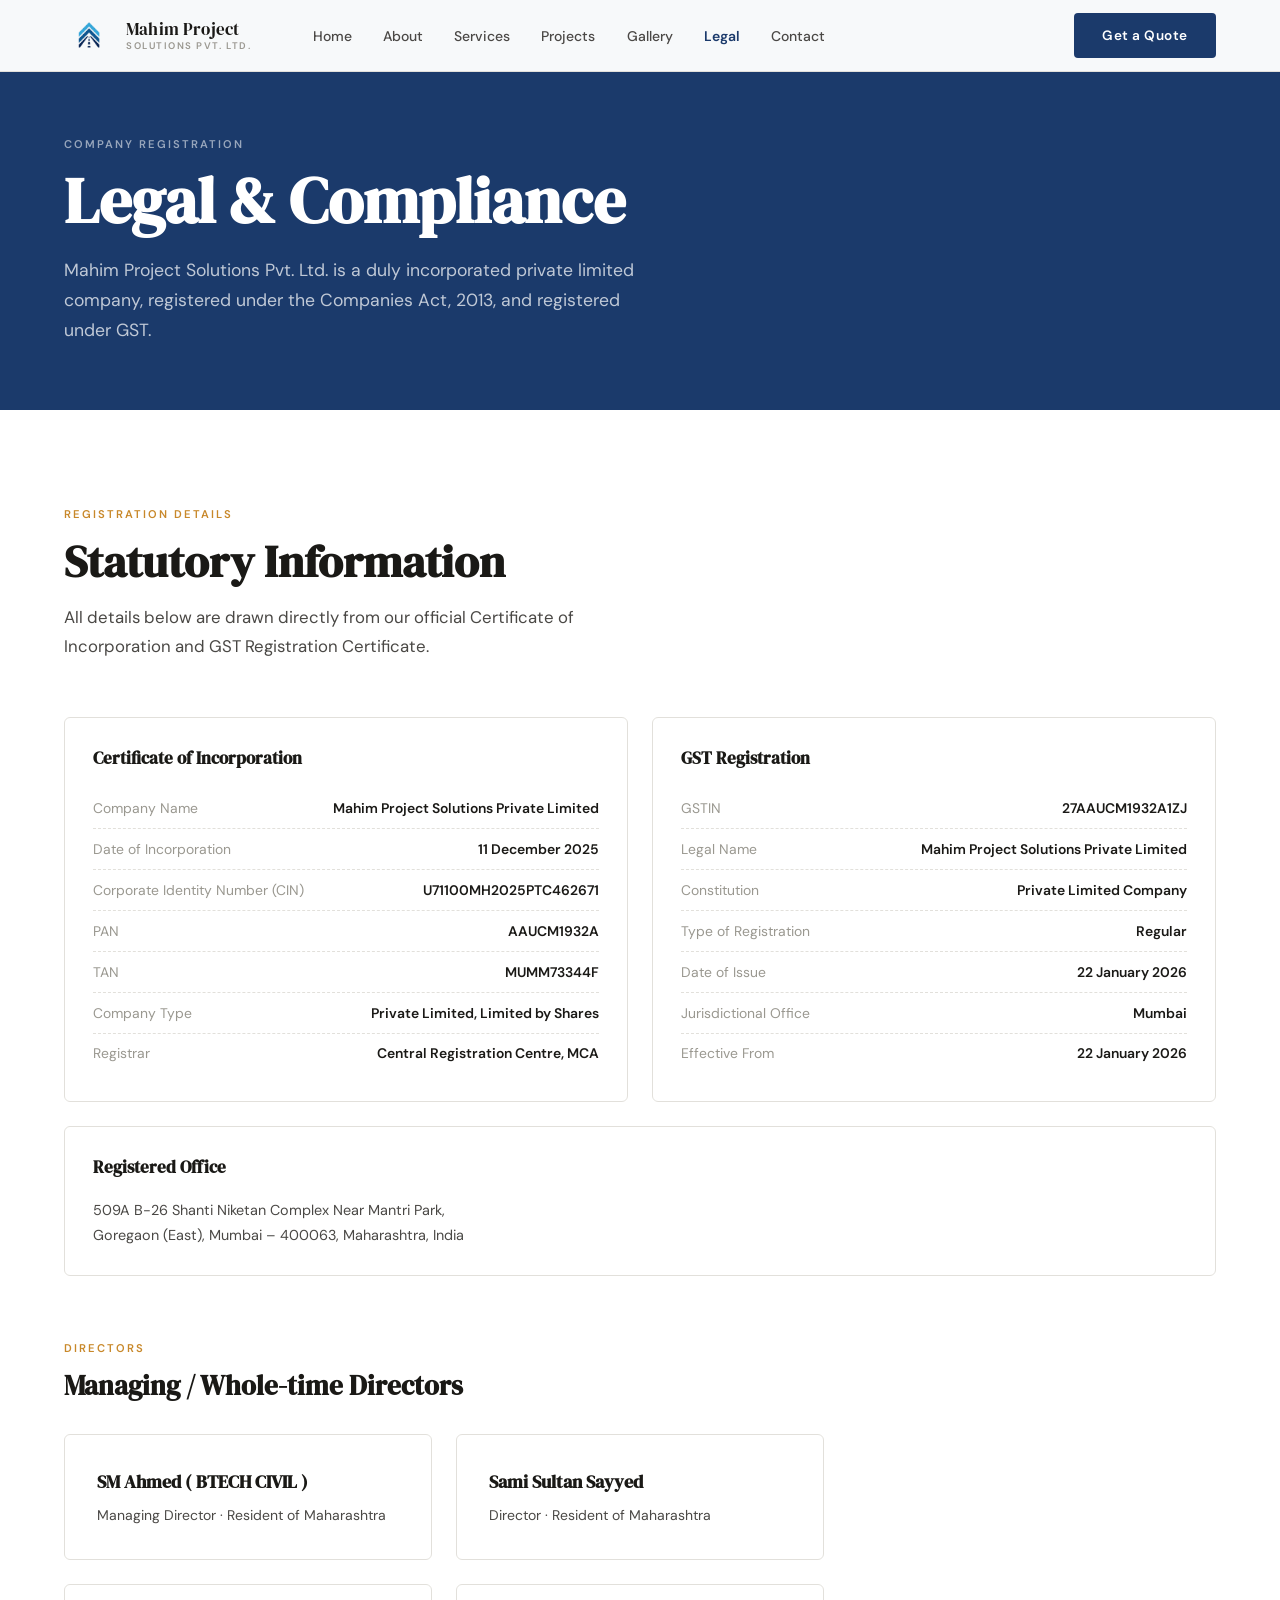
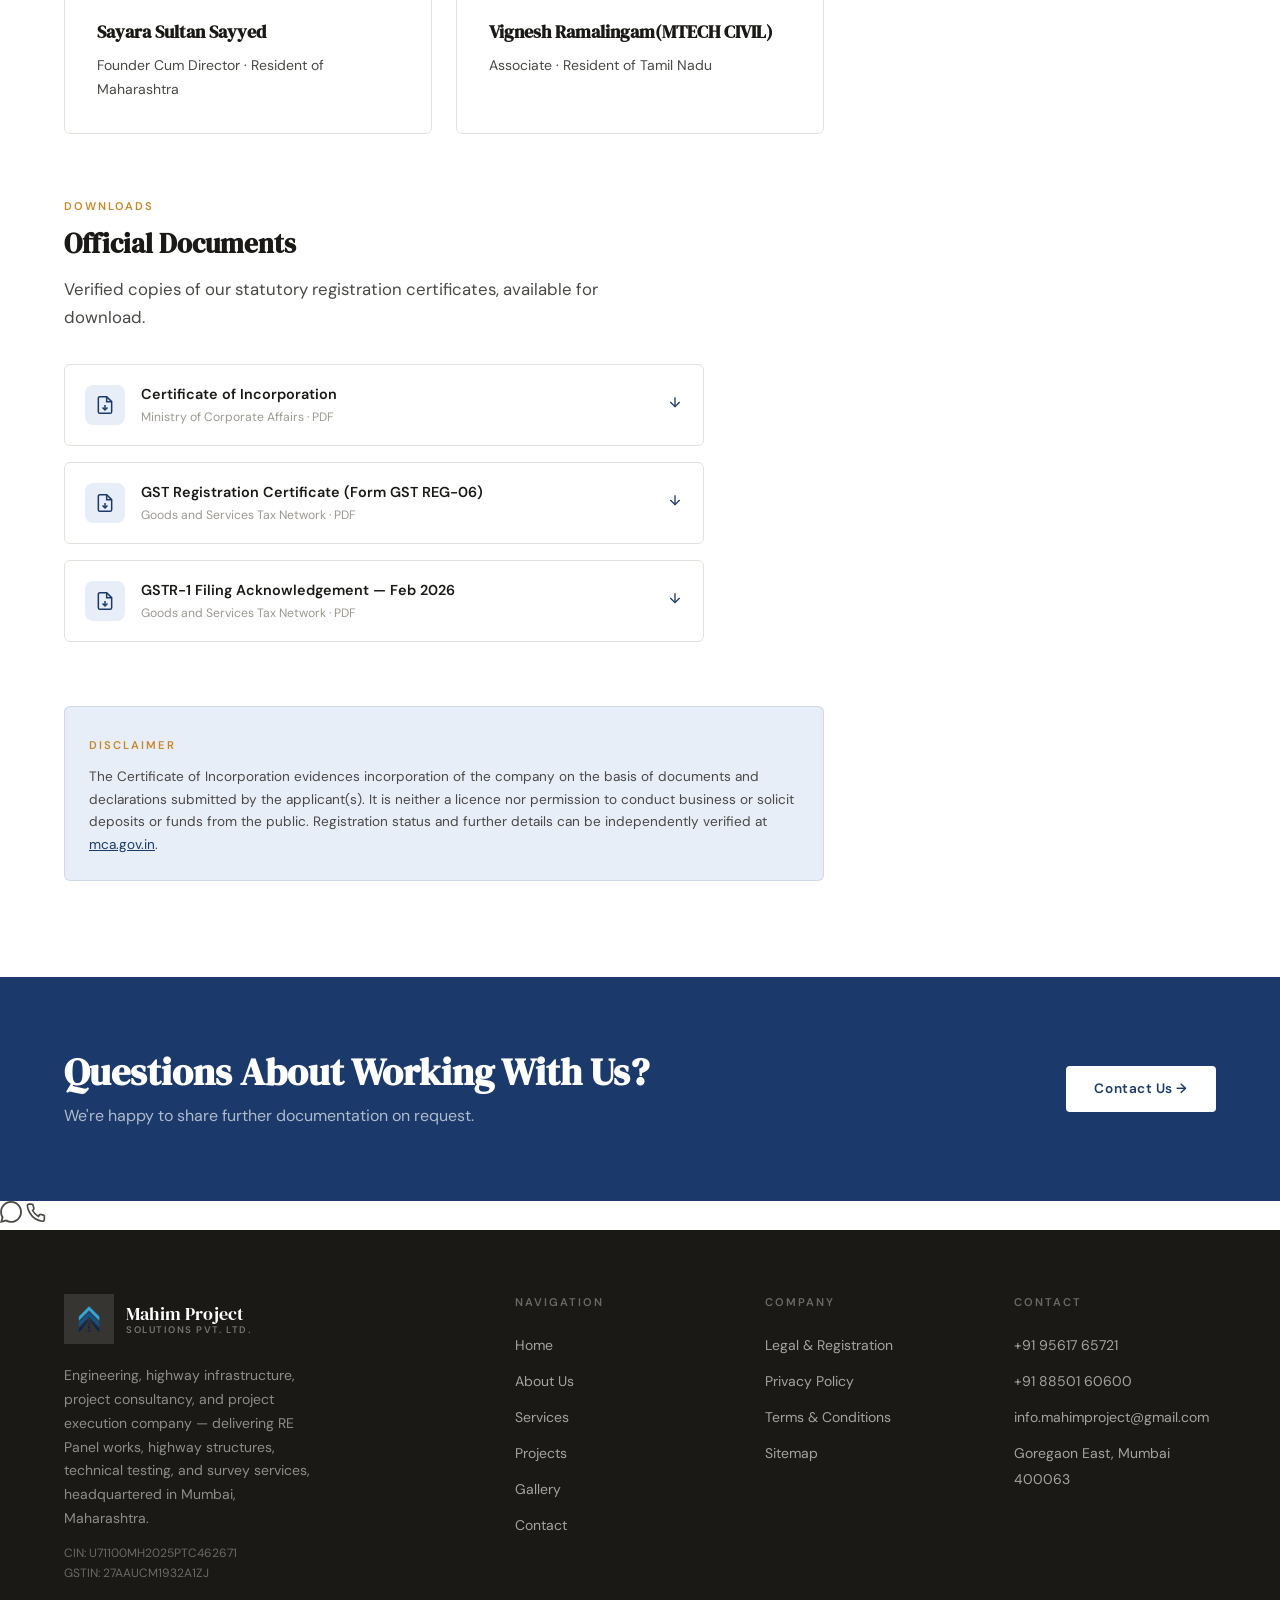
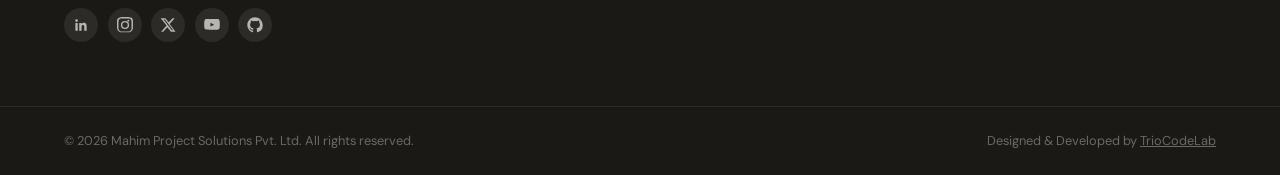
<file: legal.html>
<!DOCTYPE html>
<html lang="en">
<head>
  <meta charset="UTF-8"/>
  <meta name="viewport" content="width=device-width, initial-scale=1.0"/>
  <title>Legal &amp; Registration | Mahim Project Solutions</title>
  <meta name="description" content="Official company registration details for Mahim Project Solutions Pvt. Ltd. — CIN, PAN, GSTIN, incorporation certificate, and GST registration."/>
  <link rel="canonical" href="https://www.mahimproject.com/legal.html"/>
  <meta property="og:type" content="website"/>
  <meta property="og:site_name" content="Mahim Project Solutions"/>
  <meta property="og:title" content="Legal &amp; Registration | Mahim Project Solutions"/>
  <meta property="og:description" content="Official company registration details for Mahim Project Solutions Pvt. Ltd. — CIN, PAN, GSTIN, incorporation certificate, and GST registration."/>
  <meta property="og:url" content="https://www.mahimproject.com/legal.html"/>
  <meta property="og:image" content="https://www.mahimproject.com/assests/images/gallery/21.jpeg"/>
  <meta name="twitter:card" content="summary_large_image"/>
  <meta name="twitter:title" content="Legal &amp; Registration | Mahim Project Solutions"/>
  <meta name="twitter:description" content="Official company registration details for Mahim Project Solutions Pvt. Ltd. — CIN, PAN, GSTIN, incorporation certificate, and GST registration."/>
  <meta name="twitter:image" content="https://www.mahimproject.com/assests/images/gallery/21.jpeg"/>

  <!-- Favicon / Brand Logo for Browsers & Search Engines --><!-- Favicon for Browser Tabs -->
  <link rel="icon" type="image/x-icon" href="assests/images/logo/logo_3.ico"/>

  <!-- High-Res Icon for Google Search & Mobile Home Screens -->
  <link rel="icon" type="image/jpeg" sizes="192x192" href="assests/images/logo/logo_2.jpeg"/>
  <link rel="apple-touch-icon" sizes="180x180" href="assests/images/logo/logo_2.jpeg"/>
  <link rel="stylesheet" href="assests/css/style.css"/>
  <link rel="stylesheet" href="assests/css/pages.css"/>
  <link rel="stylesheet" href="assests/css/components.css"/>
  <link rel="stylesheet" href="assests/css/responsive.css"/>
</head>
<body>

<nav>
  <a href="index.html" class="nav-logo">
    <div class="nav-logo-mark"><img src="assests/images/logo/company_logo.png" alt="Mahim Project Solutions logo" width="46" height="46"></div>
    <div class="nav-logo-text">
      <span class="nav-logo-name">Mahim Project</span>
      <span class="nav-logo-sub">Solutions Pvt. Ltd.</span>
    </div>
  </a>
  <ul class="nav-links" id="navLinks">
    <li><a href="index.html">Home</a></li>
    <li><a href="about.html">About</a></li>
    <li><a href="services.html">Services</a></li>
    <li><a href="projects.html">Projects</a></li>
    <li><a href="gallery.html">Gallery</a></li>
    <li><a href="legal.html" class="active">Legal</a></li>
    <li><a href="contact.html">Contact</a></li>
  </ul>
  <div class="nav-right">
    <a href="contact.html" class="btn btn-primary">Get a Quote</a>
  </div>
  <div class="hamburger" id="hamburger"><span></span><span></span><span></span></div>
</nav>

<div class="page-band" style="background:var(--blue);">
  <div class="inner">
    <span class="label">Company Registration</span>
    <h1>Legal &amp; Compliance</h1>
    <p>Mahim Project Solutions Pvt. Ltd. is a duly incorporated private limited company, registered under the Companies Act, 2013, and registered under GST.</p>
  </div>
</div>

<div class="section">
  <div class="section-header anim">
    <span class="label">Registration Details</span>
    <h2>Statutory Information</h2>
    <p>All details below are drawn directly from our official Certificate of Incorporation and GST Registration Certificate.</p>
  </div>

  <div class="legal-grid">
    <div class="legal-card anim">
      <h3>Certificate of Incorporation</h3>
      <div class="legal-row"><span>Company Name</span><span>Mahim Project Solutions Private Limited</span></div>
      <div class="legal-row"><span>Date of Incorporation</span><span>11 December 2025</span></div>
      <div class="legal-row"><span>Corporate Identity Number (CIN)</span><span>U71100MH2025PTC462671</span></div>
      <div class="legal-row"><span>PAN</span><span>AAUCM1932A</span></div>
      <div class="legal-row"><span>TAN</span><span>MUMM73344F</span></div>
      <div class="legal-row"><span>Company Type</span><span>Private Limited, Limited by Shares</span></div>
      <div class="legal-row"><span>Registrar</span><span>Central Registration Centre, MCA</span></div>
    </div>

    <div class="legal-card anim anim-d1">
      <h3>GST Registration</h3>
      <div class="legal-row"><span>GSTIN</span><span>27AAUCM1932A1ZJ</span></div>
      <div class="legal-row"><span>Legal Name</span><span>Mahim Project Solutions Private Limited</span></div>
      <div class="legal-row"><span>Constitution</span><span>Private Limited Company</span></div>
      <div class="legal-row"><span>Type of Registration</span><span>Regular</span></div>
      <div class="legal-row"><span>Date of Issue</span><span>22 January 2026</span></div>
      <div class="legal-row"><span>Jurisdictional Office</span><span>Mumbai</span></div>
      <div class="legal-row"><span>Effective From</span><span>22 January 2026</span></div>
    </div>
  </div>

  <div class="legal-card anim anim-d2" style="margin-top:1.5rem;">
    <h3>Registered Office</h3>
    <p style="font-size:0.9rem;color:var(--body);line-height:1.7;">
      509A B-26 Shanti Niketan Complex Near Mantri Park,<br>
      Goregaon (East), Mumbai &ndash; 400063, Maharashtra, India
    </p>
  </div>

  <div style="margin-top:4rem;">
    <div class="section-header" style="margin-bottom:2rem;">
      <span class="label">Directors</span>
      <h2 style="font-size:1.7rem;">Managing / Whole-time Directors</h2>
    </div>
    <div class="values-grid" style="grid-template-columns:repeat(2,1fr);max-width:760px;">
      <div class="value-card anim anim-d1">
        <h3>SM Ahmed ( BTECH CIVIL )</h3>
        <p>Managing Director &middot; Resident of Maharashtra</p>
      </div>
      
      <div class="value-card anim">
        <h3>Sami Sultan Sayyed</h3>
        <p>Director &middot; Resident of Maharashtra</p>
      </div>
      <div class="value-card anim anim-d1">
        <h3>Sayara Sultan Sayyed</h3>
        <p>Founder Cum Director &middot; Resident of Maharashtra</p>
      </div>
      <div class="value-card anim anim-d1">
        <h3>Vignesh Ramalingam(MTECH CIVIL)</h3>
        <p>Associate &middot; Resident of Tamil Nadu</p>
      </div>
      
    </div>
  </div>

  <div style="margin-top:4rem;">
    <div class="section-header" style="margin-bottom:2rem;">
      <span class="label">Downloads</span>
      <h2 style="font-size:1.7rem;">Official Documents</h2>
      <p>Verified copies of our statutory registration certificates, available for download.</p>
    </div>
    <div style="display:flex;flex-direction:column;gap:1rem;max-width:640px;">
      
      <!-- Certificate of Incorporation -->
      <a class="doc-download" href="https://drive.google.com/file/d/1VWjRq7Pf7_Yh46c0PrMsVqUYjxfLG4SE/view?usp=sharing" target="_blank" rel="noopener noreferrer">
        <div class="doc-download-icon">
          <svg viewBox="0 0 24 24" fill="none" stroke="currentColor" stroke-width="1.8">
            <path d="M14 2H6a2 2 0 0 0-2 2v16a2 2 0 0 0 2 2h12a2 2 0 0 0 2-2V8z"/>
            <polyline points="14 2 14 8 20 8"/>
            <line x1="12" y1="18" x2="12" y2="12"/>
            <polyline points="9 15 12 18 15 15"/>
          </svg>
        </div>
        <div>
          <div class="doc-download-title">Certificate of Incorporation</div>
          <div class="doc-download-sub">Ministry of Corporate Affairs &middot; PDF</div>
        </div>
        <span class="doc-download-arrow">
          <svg width="16" height="16" viewBox="0 0 24 24" fill="none" stroke="currentColor" stroke-width="2">
            <line x1="12" y1="5" x2="12" y2="19"/>
            <polyline points="19 12 12 19 5 12"/>
          </svg>
        </span>
      </a>

      <!-- GST Registration Certificate -->
      <a class="doc-download" href="https://drive.google.com/file/d/1Qejwj9TW5EV1TCWhjFPQiiquo0R14ySP/view?usp=sharing" target="_blank" rel="noopener noreferrer">
        <div class="doc-download-icon">
          <svg viewBox="0 0 24 24" fill="none" stroke="currentColor" stroke-width="1.8">
            <path d="M14 2H6a2 2 0 0 0-2 2v16a2 2 0 0 0 2 2h12a2 2 0 0 0 2-2V8z"/>
            <polyline points="14 2 14 8 20 8"/>
            <line x1="12" y1="18" x2="12" y2="12"/>
            <polyline points="9 15 12 18 15 15"/>
          </svg>
        </div>
        <div>
          <div class="doc-download-title">GST Registration Certificate (Form GST REG-06)</div>
          <div class="doc-download-sub">Goods and Services Tax Network &middot; PDF</div>
        </div>
        <span class="doc-download-arrow">
          <svg width="16" height="16" viewBox="0 0 24 24" fill="none" stroke="currentColor" stroke-width="2">
            <line x1="12" y1="5" x2="12" y2="19"/>
            <polyline points="19 12 12 19 5 12"/>
          </svg>
        </span>
      </a>

      <!-- GSTR-1 Filing Acknowledgement -->
      <a class="doc-download" href="https://drive.google.com/file/d/1OztZsEW89GX4CsKhSLTziIHpIBDqVJGr/view?usp=sharing" target="_blank" rel="noopener noreferrer">
        <div class="doc-download-icon">
          <svg viewBox="0 0 24 24" fill="none" stroke="currentColor" stroke-width="1.8">
            <path d="M14 2H6a2 2 0 0 0-2 2v16a2 2 0 0 0 2 2h12a2 2 0 0 0 2-2V8z"/>
            <polyline points="14 2 14 8 20 8"/>
            <line x1="12" y1="18" x2="12" y2="12"/>
            <polyline points="9 15 12 18 15 15"/>
          </svg>
        </div>
        <div>
          <div class="doc-download-title">GSTR-1 Filing Acknowledgement &mdash; Feb 2026</div>
          <div class="doc-download-sub">Goods and Services Tax Network &middot; PDF</div>
        </div>
        <span class="doc-download-arrow">
          <svg width="16" height="16" viewBox="0 0 24 24" fill="none" stroke="currentColor" stroke-width="2">
            <line x1="12" y1="5" x2="12" y2="19"/>
            <polyline points="19 12 12 19 5 12"/>
          </svg>
        </span>
      </a>

    </div>
  </div>

  <div class="promise-box anim" style="margin-top:4rem;max-width:760px;">
    <span class="label">Disclaimer</span>
    <p>The Certificate of Incorporation evidences incorporation of the company on the basis of documents and declarations submitted by the applicant(s). It is neither a licence nor permission to conduct business or solicit deposits or funds from the public. Registration status and further details can be independently verified at <a href="https://www.mca.gov.in" target="_blank" rel="noopener" style="color:var(--blue);text-decoration:underline;">mca.gov.in</a>.</p>
  </div>
</div>

<section class="cta-strip">
  <div class="inner">
    <div><h2>Questions About Working With Us?</h2><p>We're happy to share further documentation on request.</p></div>
    <a href="contact.html" class="btn btn-white">Contact Us &rarr;</a>
  </div>
</section>

<!-- Floating Quick Contacts -->
<div class="floating-actions">
  <a href="https://wa.me/919561765721?text=Hello,%20I%20would%20like%20to%20enquire%20about%20a%20project." target="_blank" rel="noopener" class="float-btn float-wa" aria-label="Chat on WhatsApp" title="WhatsApp Us">
    <svg width="22" height="22" viewBox="0 0 24 24" fill="currentColor"><path d="M.057 24l1.687-6.163c-1.041-1.804-1.588-3.849-1.587-5.946.003-6.556 5.338-11.891 11.893-11.891 3.181.001 6.167 1.24 8.413 3.488 2.245 2.248 3.481 5.236 3.48 8.414-.003 6.557-5.338 11.892-11.893 11.892-1.99-.001-3.951-.5-5.688-1.448l-6.305 1.654zm6.597-3.807c1.676.995 3.276 1.591 5.392 1.592 5.448 0 9.886-4.434 9.889-9.885.002-5.462-4.415-9.89-9.881-9.892-5.452 0-9.887 4.434-9.889 9.884-.001 2.225.651 3.891 1.746 5.634l-.999 3.648 3.742-.981z"/></svg>
  </a>
  <a href="tel:+919561765721" class="float-btn float-call" aria-label="Call Us" title="Call Us Directly">
    <svg width="20" height="20" viewBox="0 0 24 24" fill="none" stroke="currentColor" stroke-width="2"><path d="M22 16.92v3a2 2 0 0 1-2.18 2 19.79 19.79 0 0 1-8.63-3.07A19.5 19.5 0 0 1 4.69 12a19.79 19.79 0 0 1-3.07-8.67A2 2 0 0 1 3.6 1.26h3a2 2 0 0 1 2 1.72 12.84 12.84 0 0 0 .7 2.81 2 2 0 0 1-.45 2.11L7.91 9A16 16 0 0 0 15 16.09l1.1-1.84a2 2 0 0 1 2.11-.45 12.84 12.84 0 0 0 2.81.7A2 2 0 0 1 22 16.92z"/></svg>
  </a>
</div>


<footer id="footer">
  <div class="footer-top">
    <div class="footer-brand">
      <div class="nav-logo" style="margin-bottom:0;">
        <div class="nav-logo-mark"><img src="assests/images/logo/company_logo.png" alt="Mahim Project Solutions logo" width="46" height="46"></div>
        <div class="nav-logo-text">
          <span class="nav-logo-name">Mahim Project</span>
          <span class="nav-logo-sub">Solutions Pvt. Ltd.</span>
        </div>
      </div>
      <p>Engineering, highway infrastructure, project consultancy, and project execution company &mdash; delivering RE Panel works, highway structures, technical testing, and survey services, headquartered in Mumbai, Maharashtra.</p>
      <p style="margin-top:0.75rem;font-size:0.75rem;color:rgba(255,255,255,0.35);">CIN: U71100MH2025PTC462671<br>GSTIN: 27AAUCM1932A1ZJ</p>
      <div class="social-links" style="margin-top:1.5rem;">
        <a href="https://www.linkedin.com/in/mahim-project-solutions-private-limited-03779a426" target="_blank" rel="noopener" aria-label="LinkedIn" title="LinkedIn"><svg viewBox="0 0 24 24" fill="currentColor"><path d="M20.45 20.45h-3.56v-5.57c0-1.33-.02-3.04-1.85-3.04-1.86 0-2.15 1.45-2.15 2.94v5.67H9.34V9h3.41v1.56h.05c.48-.9 1.64-1.85 3.38-1.85 3.6 0 4.27 2.37 4.27 5.46v6.28zM5.34 7.43a2.06 2.06 0 1 1 0-4.12 2.06 2.06 0 0 1 0 4.12zM7.12 20.45H3.56V9h3.56v11.45z"/></svg></a>
        <a href="https://www.instagram.com/mahimproject" target="_blank" rel="noopener" aria-label="Instagram" title="Instagram"><svg viewBox="0 0 24 24" fill="currentColor"><path d="M12 2.16c3.2 0 3.58.01 4.85.07 1.17.05 1.8.25 2.23.41.55.22.95.47 1.37.89.42.42.67.82.89 1.37.16.42.36 1.06.41 2.23.06 1.27.07 1.65.07 4.85s-.01 3.58-.07 4.85c-.05 1.17-.25 1.8-.41 2.23-.22.55-.47.95-.89 1.37-.42.42-.82.67-1.37.89-.42.16-1.06.36-2.23.41-1.27.06-1.65.07-4.85.07s-3.58-.01-4.85-.07c-1.17-.05-1.8-.25-2.23-.41-.55-.22-.95-.47-1.37-.89-.42-.42-.67-.82-.89-1.37-.16-.42-.36-1.06-.41-2.23-.06-1.27-.07-1.65-.07-4.85s.01-3.58.07-4.85c.05-1.17.25-1.8.41-2.23.22-.55.47-.95.89-1.37.42-.42.82-.67 1.37-.89.42-.16-1.06-.36 2.23-.41 1.27-.06 1.65-.07 4.85-.07zM12 0C8.74 0 8.33.01 7.05.07c-1.28.06-2.15.26-2.91.56-.79.31-1.46.72-2.13 1.39A5.9 5.9 0 0 0 .62 3.14c-.3.76-.5 1.63-.56 2.91C0 7.33 0 7.74 0 11s.01 3.67.06 4.95c.06 1.28.26 2.15.56 2.91.31.79.72 1.46 1.39 2.13.67.67 1.34 1.08 2.13 1.39.76.3 1.63.5 2.91.56C8.33 22.99 8.74 23 12 23s3.67-.01 4.95-.06c1.28-.06 2.15-.26 2.91-.56.79-.31 1.46-.72 2.13-1.39.67-.67 1.08-1.34 1.39-2.13.3-.76.5-1.63.56-2.91.05-1.28.06-1.69.06-4.95s-.01-3.67-.06-4.95c-.06-1.28-.26-2.15-.56-2.91a5.9 5.9 0 0 0-1.39-2.13A5.9 5.9 0 0 0 19.86.63c-.76-.3-1.63-.5-2.91-.56C15.67.01 15.26 0 12 0zm0 5.84A6.16 6.16 0 1 0 12 18.16 6.16 6.16 0 0 0 12 5.84zm0 10.16a4 4 0 1 1 0-8 4 4 0 0 1 0 8zm6.41-10.41a1.44 1.44 0 1 1-2.88 0 1.44 1.44 0 0 1 2.88 0z"/></svg></a>
        <a href="https://x.com/mahimproject" target="_blank" rel="noopener" aria-label="X (Twitter)" title="X (Twitter)"><svg viewBox="0 0 24 24" fill="currentColor"><path d="M18.9 2H22l-7.6 8.68L23.3 22h-6.9l-5.4-6.6L4.8 22H1.7l8.1-9.28L1 2h7.1l4.9 6.03L18.9 2zm-1.2 18h1.9L7.4 3.9H5.4L17.7 20z"/></svg></a>
        <a href="https://www.youtube.com/@SheikhMustkeem-s6u" target="_blank" rel="noopener" aria-label="YouTube" title="YouTube"><svg viewBox="0 0 24 24" fill="currentColor"><path d="M23.5 6.5s-.23-1.64-.94-2.36c-.9-.94-1.9-.95-2.36-1C16.9 3 12 3 12 3h-.01s-4.89 0-8.19.14c-.46.05-1.46.06-2.36 1C.73 4.86.5 6.5.5 6.5S.27 8.4.27 10.3v1.4c0 1.9.23 3.8.23 3.8s.23 1.64.94 2.36c.9.94 2.08.91 2.6 1.01C6 19.1 12 19.15 12 19.15s4.9-.01 8.2-.15c.46-.05 1.46-.06 2.36-1 .71-.72.94-2.36.94-2.36s.23-1.9.23-3.8v-1.4c0-1.9-.23-3.8-.23-3.8zM9.7 14.3V8.7l5.6 2.8-5.6 2.8z"/></svg></a>
        <a href="https://github.com/mahimproject" target="_blank" rel="noopener" aria-label="GitHub" title="GitHub"><svg viewBox="0 0 24 24" fill="currentColor"><path d="M12 .5C5.65.5.5 5.65.5 12c0 5.08 3.29 9.39 7.86 10.91.57.1.78-.25.78-.55 0-.27-.01-1.16-.02-2.11-3.2.7-3.88-1.36-3.88-1.36-.52-1.34-1.28-1.7-1.28-1.7-1.04-.72.08-.7.08-.7 1.16.08 1.77 1.19 1.77 1.19 1.03 1.77 2.7 1.26 3.36.96.1-.75.4-1.26.73-1.55-2.56-.29-5.25-1.28-5.25-5.7 0-1.26.45-2.29 1.19-3.09-.12-.29-.52-1.47.11-3.06 0 0 .97-.31 3.18 1.18a11.1 11.1 0 0 1 2.9-.39c.98 0 1.97.13 2.9.39 2.2-1.49 3.17-1.18 3.17-1.18.63 1.59.23 2.77.11 3.06.74.8 1.19 1.83 1.19 3.09 0 4.43-2.7 5.41-5.27 5.69.42.36.78 1.07.78 2.16 0 1.56-.01 2.82-.01 3.2 0 .3.2.66.79.55A10.52 10.52 0 0 0 23.5 12c0-6.35-5.15-11.5-11.5-11.5z"/></svg></a>
      </div>
    </div>
    <div class="footer-col">
      <h4>Navigation</h4>
      <ul>
        <li><a href="index.html">Home</a></li>
        <li><a href="about.html">About Us</a></li>
        <li><a href="services.html">Services</a></li>
        <li><a href="projects.html">Projects</a></li>
        <li><a href="gallery.html">Gallery</a></li>
        <li><a href="contact.html">Contact</a></li>
      </ul>
    </div>
    <div class="footer-col">
      <h4>Company</h4>
      <ul>
        <li><a href="legal.html">Legal &amp; Registration</a></li>
        <li><a href="privacy-policy.html">Privacy Policy</a></li>
        <li><a href="terms-and-conditions.html">Terms &amp; Conditions</a></li>
        <li><a href="sitemap.xml">Sitemap</a></li>
      </ul>
    </div>
    <div class="footer-col">
      <h4>Contact</h4>
      <ul>
        <li><a href="tel:+919561765721">+91 95617 65721</a></li>
        <li><a href="tel:+918850160600">+91 88501 60600</a></li>
        <li><a href="mailto:info.mahimproject@gmail.com">info.mahimproject@gmail.com</a></li>
        <li><a href="contact.html">Goregaon East, Mumbai 400063</a></li>
      </ul>
    </div>
  </div>
  <div class="footer-bottom" style="max-width:none;padding-left:5%;padding-right:5%;">
    <p>&copy; <span id="year">2026</span> Mahim Project Solutions Pvt. Ltd. All rights reserved.</p>
    <p>Designed &amp; Developed by <a href="https://triocodelab.com" target="_blank" rel="noopener" style="color:inherit;text-decoration:underline;">TrioCodeLab</a></p>
  </div>
</footer>
<script src="assests/js/navigation.js"></script>
<script src="assests/js/main.js"></script>
<script src="assests/js/animation.js"></script>
</body>
</html>
</file>
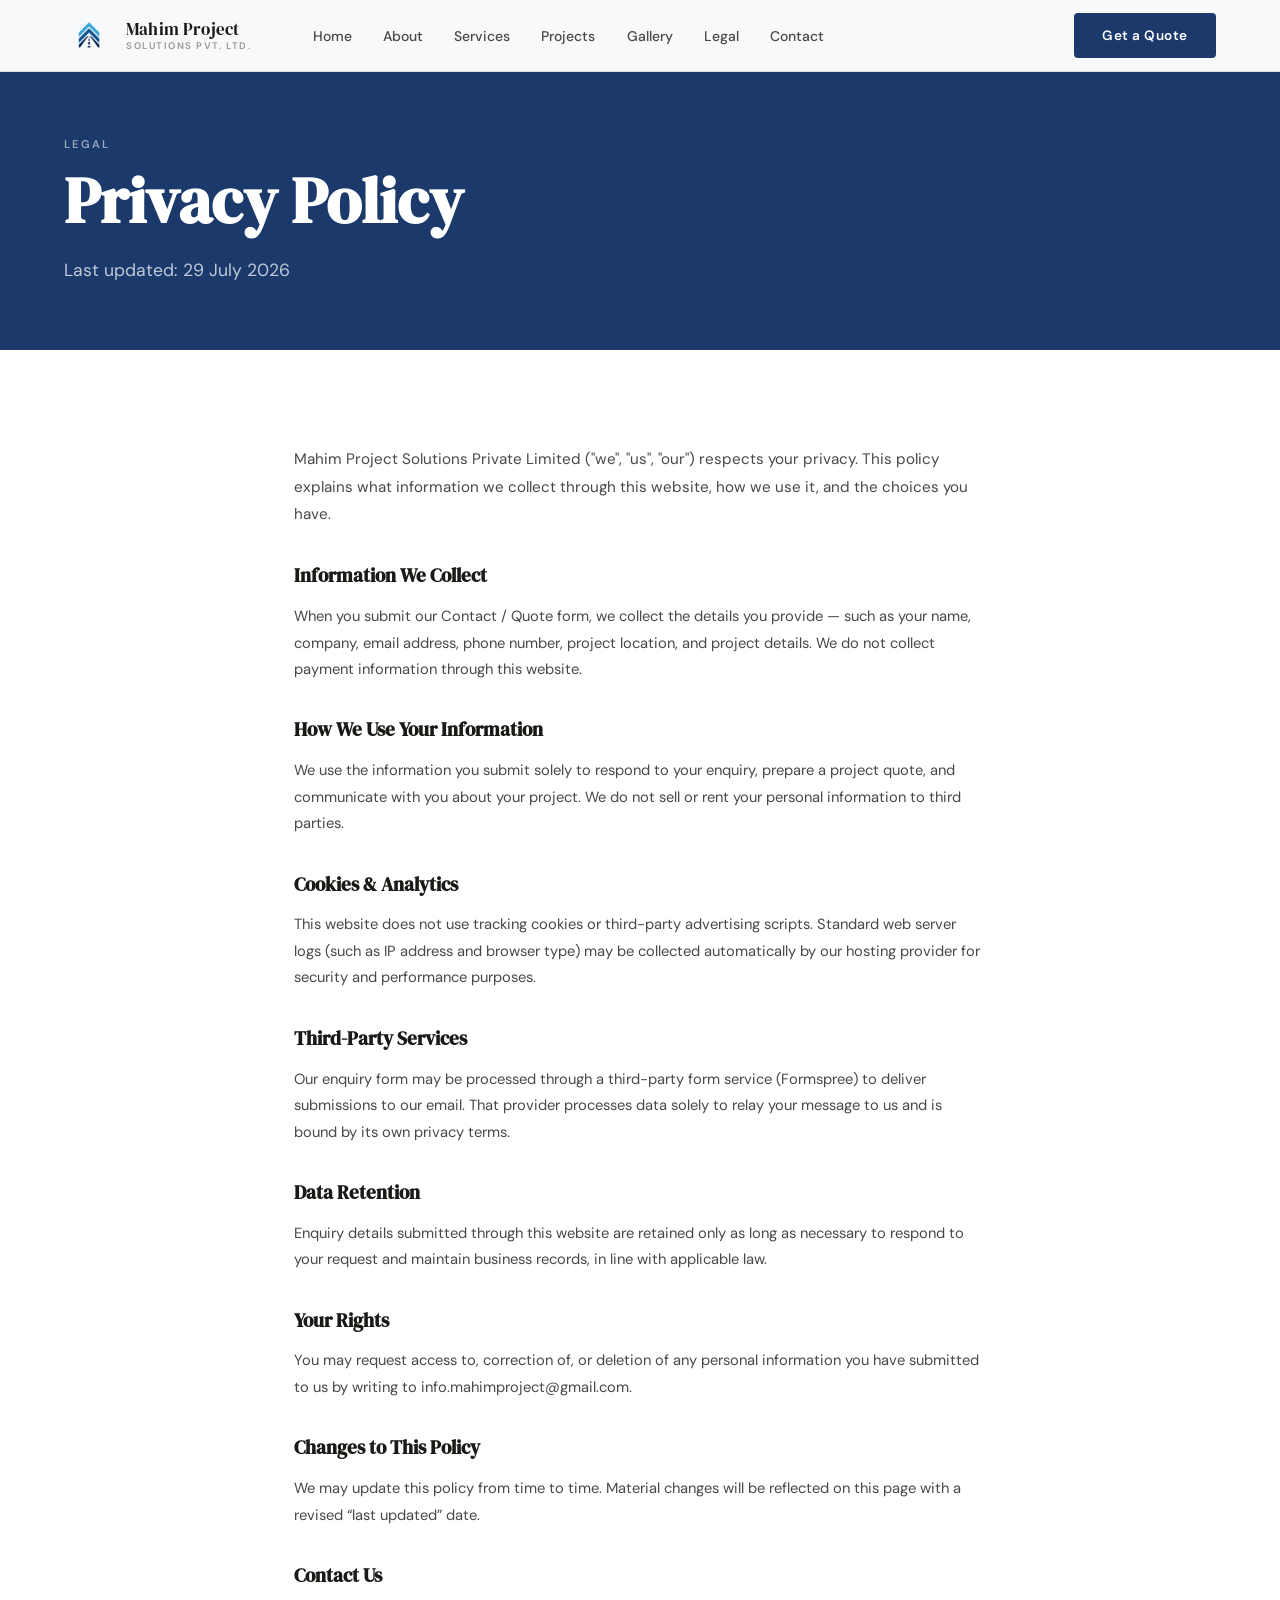
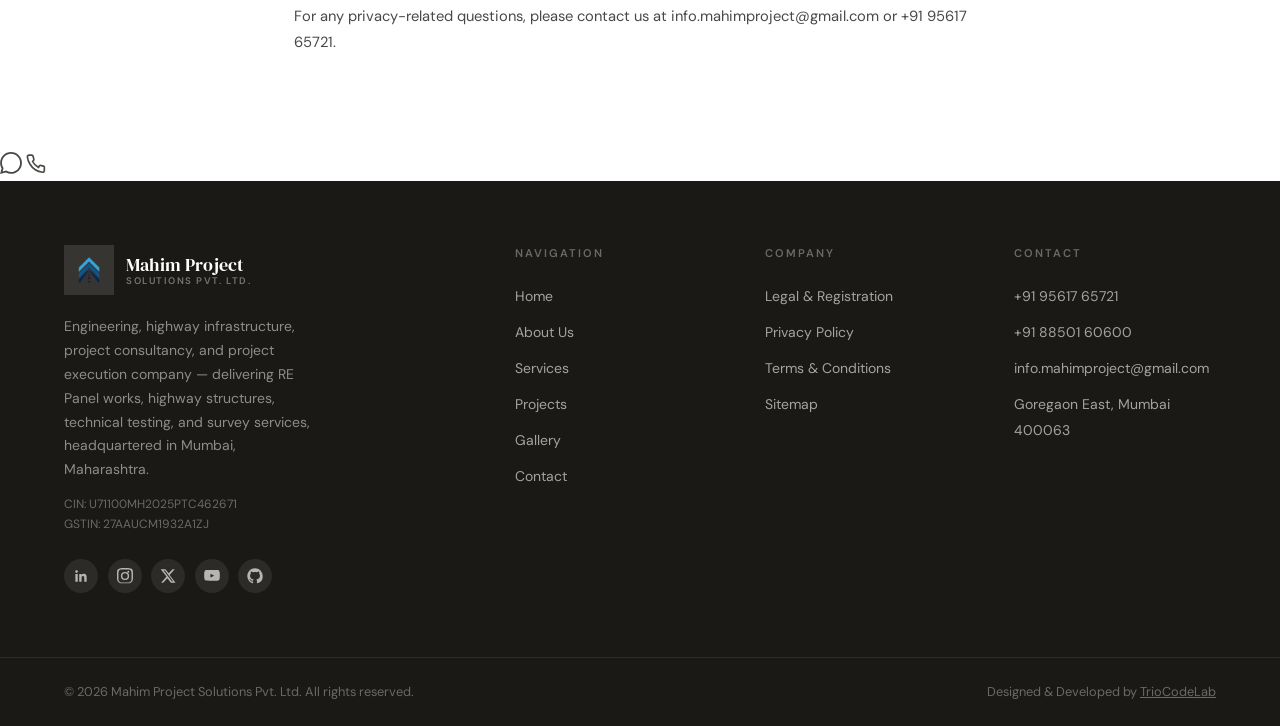
<file: privacy-policy.html>
<!DOCTYPE html>
<html lang="en">
<head>
  <meta charset="UTF-8"/>
  <meta name="viewport" content="width=device-width, initial-scale=1.0"/>
  <title>Privacy Policy | Mahim Project Solutions</title>
  <meta name="description" content="Privacy Policy for Mahim Project Solutions Pvt. Ltd. — how we collect, use, and protect information submitted through this website."/>
  <!-- Favicon / Brand Logo for Browsers & Search Engines -->
  <!-- Favicon for Browser Tabs -->
  <link rel="icon" type="image/x-icon" href="assests/images/logo/logo_3.ico"/>

  <!-- High-Res Icon for Google Search & Mobile Home Screens -->
  <link rel="icon" type="image/png" sizes="192x192" href="assests/images/logo/company_logo.png"/>
  <link rel="apple-touch-icon" sizes="180x180" href="assests/images/logo/company_logo.png"/>
  <link rel="stylesheet" href="assests/css/style.css"/>
  <link rel="stylesheet" href="assests/css/pages.css"/>
  <link rel="stylesheet" href="assests/css/components.css"/>
  <link rel="stylesheet" href="assests/css/responsive.css"/>
</head>
<body>

<nav>
  <a href="index.html" class="nav-logo">
    <div class="nav-logo-mark"><img src="assests/images/logo/company_logo.png" alt="Mahim Project Solutions logo" width="46" height="46"></div>
    <div class="nav-logo-text">
      <span class="nav-logo-name">Mahim Project</span>
      <span class="nav-logo-sub">Solutions Pvt. Ltd.</span>
    </div>
  </a>
  <ul class="nav-links" id="navLinks">
    <li><a href="index.html">Home</a></li>
    <li><a href="about.html">About</a></li>
    <li><a href="services.html">Services</a></li>
    <li><a href="projects.html">Projects</a></li>
    <li><a href="gallery.html">Gallery</a></li>
    <li><a href="legal.html">Legal</a></li>
    <li><a href="contact.html">Contact</a></li>
  </ul>
  <div class="nav-right">
    <a href="contact.html" class="btn btn-primary">Get a Quote</a>
  </div>
  <div class="hamburger" id="hamburger"><span></span><span></span><span></span></div>
</nav>

<div class="page-band">
  <div class="inner">
    <span class="label">Legal</span>
    <h1>Privacy Policy</h1>
    <p>Last updated: 29 July 2026</p>
  </div>
</div>

<div class="section" style="max-width:820px;">
  <p style="font-size:0.95rem;line-height:1.8;color:var(--body);">Mahim Project Solutions Private Limited ("we", "us", "our") respects your privacy. This policy explains what information we collect through this website, how we use it, and the choices you have.</p>
  <h3 style="font-family:'DM Serif Display',serif;font-size:1.2rem;color:var(--heading);margin:2rem 0 0.75rem;">Information We Collect</h3><p style="font-size:0.92rem;line-height:1.8;color:var(--body);">When you submit our Contact / Quote form, we collect the details you provide &mdash; such as your name, company, email address, phone number, project location, and project details. We do not collect payment information through this website.</p>
  <h3 style="font-family:'DM Serif Display',serif;font-size:1.2rem;color:var(--heading);margin:2rem 0 0.75rem;">How We Use Your Information</h3><p style="font-size:0.92rem;line-height:1.8;color:var(--body);">We use the information you submit solely to respond to your enquiry, prepare a project quote, and communicate with you about your project. We do not sell or rent your personal information to third parties.</p>
  <h3 style="font-family:'DM Serif Display',serif;font-size:1.2rem;color:var(--heading);margin:2rem 0 0.75rem;">Cookies &amp; Analytics</h3><p style="font-size:0.92rem;line-height:1.8;color:var(--body);">This website does not use tracking cookies or third-party advertising scripts. Standard web server logs (such as IP address and browser type) may be collected automatically by our hosting provider for security and performance purposes.</p>
  <h3 style="font-family:'DM Serif Display',serif;font-size:1.2rem;color:var(--heading);margin:2rem 0 0.75rem;">Third-Party Services</h3><p style="font-size:0.92rem;line-height:1.8;color:var(--body);">Our enquiry form may be processed through a third-party form service (Formspree) to deliver submissions to our email. That provider processes data solely to relay your message to us and is bound by its own privacy terms.</p>
  <h3 style="font-family:'DM Serif Display',serif;font-size:1.2rem;color:var(--heading);margin:2rem 0 0.75rem;">Data Retention</h3><p style="font-size:0.92rem;line-height:1.8;color:var(--body);">Enquiry details submitted through this website are retained only as long as necessary to respond to your request and maintain business records, in line with applicable law.</p>
  <h3 style="font-family:'DM Serif Display',serif;font-size:1.2rem;color:var(--heading);margin:2rem 0 0.75rem;">Your Rights</h3><p style="font-size:0.92rem;line-height:1.8;color:var(--body);">You may request access to, correction of, or deletion of any personal information you have submitted to us by writing to info.mahimproject@gmail.com.</p>
  <h3 style="font-family:'DM Serif Display',serif;font-size:1.2rem;color:var(--heading);margin:2rem 0 0.75rem;">Changes to This Policy</h3><p style="font-size:0.92rem;line-height:1.8;color:var(--body);">We may update this policy from time to time. Material changes will be reflected on this page with a revised &ldquo;last updated&rdquo; date.</p>
  <h3 style="font-family:'DM Serif Display',serif;font-size:1.2rem;color:var(--heading);margin:2rem 0 0.75rem;">Contact Us</h3><p style="font-size:0.92rem;line-height:1.8;color:var(--body);">For any privacy-related questions, please contact us at info.mahimproject@gmail.com or +91 95617 65721.</p>
</div>

<!-- Floating Quick Contacts -->
<div class="floating-actions">
  <a href="https://wa.me/919561765721?text=Hello,%20I%20would%20like%20to%20enquire%20about%20a%20project." target="_blank" rel="noopener" class="float-btn float-wa" aria-label="Chat on WhatsApp" title="WhatsApp Us">
    <svg width="22" height="22" viewBox="0 0 24 24" fill="currentColor"><path d="M.057 24l1.687-6.163c-1.041-1.804-1.588-3.849-1.587-5.946.003-6.556 5.338-11.891 11.893-11.891 3.181.001 6.167 1.24 8.413 3.488 2.245 2.248 3.481 5.236 3.48 8.414-.003 6.557-5.338 11.892-11.893 11.892-1.99-.001-3.951-.5-5.688-1.448l-6.305 1.654zm6.597-3.807c1.676.995 3.276 1.591 5.392 1.592 5.448 0 9.886-4.434 9.889-9.885.002-5.462-4.415-9.89-9.881-9.892-5.452 0-9.887 4.434-9.889 9.884-.001 2.225.651 3.891 1.746 5.634l-.999 3.648 3.742-.981z"/></svg>
  </a>
  <a href="tel:+919561765721" class="float-btn float-call" aria-label="Call Us" title="Call Us Directly">
    <svg width="20" height="20" viewBox="0 0 24 24" fill="none" stroke="currentColor" stroke-width="2"><path d="M22 16.92v3a2 2 0 0 1-2.18 2 19.79 19.79 0 0 1-8.63-3.07A19.5 19.5 0 0 1 4.69 12a19.79 19.79 0 0 1-3.07-8.67A2 2 0 0 1 3.6 1.26h3a2 2 0 0 1 2 1.72 12.84 12.84 0 0 0 .7 2.81 2 2 0 0 1-.45 2.11L7.91 9A16 16 0 0 0 15 16.09l1.1-1.84a2 2 0 0 1 2.11-.45 12.84 12.84 0 0 0 2.81.7A2 2 0 0 1 22 16.92z"/></svg>
  </a>
</div>

<footer id="footer">
  <div class="footer-top">
    <div class="footer-brand">
      <div class="nav-logo" style="margin-bottom:0;">
        <div class="nav-logo-mark"><img src="assests/images/logo/company_logo.png" alt="Mahim Project Solutions logo" width="46" height="46"></div>
        <div class="nav-logo-text">
          <span class="nav-logo-name">Mahim Project</span>
          <span class="nav-logo-sub">Solutions Pvt. Ltd.</span>
        </div>
      </div>
      <p>Engineering, highway infrastructure, project consultancy, and project execution company &mdash; delivering RE Panel works, highway structures, technical testing, and survey services, headquartered in Mumbai, Maharashtra.</p>
      <p style="margin-top:0.75rem;font-size:0.75rem;color:rgba(255,255,255,0.35);">CIN: U71100MH2025PTC462671<br>GSTIN: 27AAUCM1932A1ZJ</p>
      <div class="social-links" style="margin-top:1.5rem;">
        <a href="[https://www.linkedin.com/in/mahim-project-solutions-private-limited-03779a426/](https://www.linkedin.com/in/mahim-project-solutions-private-limited-03779a426/)" target="_blank" rel="noopener" aria-label="LinkedIn" title="LinkedIn"><svg viewBox="0 0 24 24" fill="currentColor"><path d="M20.45 20.45h-3.56v-5.57c0-1.33-.02-3.04-1.85-3.04-1.86 0-2.15 1.45-2.15 2.94v5.67H9.34V9h3.41v1.56h.05c.48-.9 1.64-1.85 3.38-1.85 3.6 0 4.27 2.37 4.27 5.46v6.28zM5.34 7.43a2.06 2.06 0 1 1 0-4.12 2.06 2.06 0 0 1 0 4.12zM7.12 20.45H3.56V9h3.56v11.45z"/></svg></a>
        <a href="[https://www.instagram.com/mahimproject](https://www.instagram.com/mahimproject)" target="_blank" rel="noopener" aria-label="Instagram" title="Instagram"><svg viewBox="0 0 24 24" fill="currentColor"><path d="M12 2.16c3.2 0 3.58.01 4.85.07 1.17.05 1.8.25 2.23.41.55.22.95.47 1.37.89.42.42.67.82.89 1.37.16.42.36 1.06.41 2.23.06 1.27.07 1.65.07 4.85s-.01 3.58-.07 4.85c-.05 1.17-.25 1.8-.41 2.23-.22.55-.47.95-.89 1.37-.42.42-.82.67-1.37.89-.42.16-1.06.36-2.23.41-1.27.06-1.65.07-4.85.07s-3.58-.01-4.85-.07c-1.17-.05-1.8-.25-2.23-.41-.55-.22-.95-.47-1.37-.89-.42-.42-.67-.82-.89-1.37-.16-.42-.36-1.06-.41-2.23-.06-1.27-.07-1.65-.07-4.85s.01-3.58.07-4.85c.05-1.17.25-1.8.41-2.23.22-.55.47-.95.89-1.37.42-.42.82-.67 1.37-.89.42-.16-1.06-.36 2.23-.41 1.27-.06 1.65-.07 4.85-.07zM12 0C8.74 0 8.33.01 7.05.07c-1.28.06-2.15.26-2.91.56-.79.31-1.46.72-2.13 1.39A5.9 5.9 0 0 0 .62 3.14c-.3.76-.5 1.63-.56 2.91C0 7.33 0 7.74 0 11s.01 3.67.06 4.95c.06 1.28.26 2.15.56 2.91.31.79.72 1.46 1.39 2.13.67.67 1.34 1.08 2.13 1.39.76.3 1.63.5 2.91.56C8.33 22.99 8.74 23 12 23s3.67-.01 4.95-.06c1.28-.06 2.15-.26 2.91-.56.79-.31 1.46-.72 2.13-1.39.67-.67 1.08-1.34 1.39-2.13.3-.76.5-1.63.56-2.91.05-1.28.06-1.69.06-4.95s-.01-3.67-.06-4.95c-.06-1.28-.26-2.15-.56-2.91a5.9 5.9 0 0 0-1.39-2.13A5.9 5.9 0 0 0 19.86.63c-.76-.3-1.63-.5-2.91-.56C15.67.01 15.26 0 12 0zm0 5.84A6.16 6.16 0 1 0 12 18.16 6.16 6.16 0 0 0 12 5.84zm0 10.16a4 4 0 1 1 0-8 4 4 0 0 1 0 8zm6.41-10.41a1.44 1.44 0 1 1-2.88 0 1.44 1.44 0 0 1 2.88 0z"/></svg></a>
        <a href="[https://x.com/mahimproject](https://x.com/mahimproject)" target="_blank" rel="noopener" aria-label="X (Twitter)" title="X (Twitter)"><svg viewBox="0 0 24 24" fill="currentColor"><path d="M18.9 2H22l-7.6 8.68L23.3 22h-6.9l-5.4-6.6L4.8 22H1.7l8.1-9.28L1 2h7.1l4.9 6.03L18.9 2zm-1.2 18h1.9L7.4 3.9H5.4L17.7 20z"/></svg></a>
        <a href="[https://www.youtube.com/@SheikhMustkeem-s6u](https://www.youtube.com/@SheikhMustkeem-s6u)" target="_blank" rel="noopener" aria-label="YouTube" title="YouTube"><svg viewBox="0 0 24 24" fill="currentColor"><path d="M23.5 6.5s-.23-1.64-.94-2.36c-.9-.94-1.9-.95-2.36-1C16.9 3 12 3 12 3h-.01s-4.89 0-8.19.14c-.46.05-1.46.06-2.36 1C.73 4.86.5 6.5.5 6.5S.27 8.4.27 10.3v1.4c0 1.9.23 3.8.23 3.8s.23 1.64.94 2.36c.9.94 2.08.91 2.6 1.01C6 19.1 12 19.15 12 19.15s4.9-.01 8.2-.15c.46-.05 1.46-.06 2.36-1 .71-.72.94-2.36.94-2.36s.23-1.9.23-3.8v-1.4c0-1.9-.23-3.8-.23-3.8zM9.7 14.3V8.7l5.6 2.8-5.6 2.8z"/></svg></a>
        <a href="[https://github.com/mahimproject](https://github.com/mahimproject)" target="_blank" rel="noopener" aria-label="GitHub" title="GitHub"><svg viewBox="0 0 24 24" fill="currentColor"><path d="M12 .5C5.65.5.5 5.65.5 12c0 5.08 3.29 9.39 7.86 10.91.57.1.78-.25.78-.55 0-.27-.01-1.16-.02-2.11-3.2.7-3.88-1.36-3.88-1.36-.52-1.34-1.28-1.7-1.28-1.7-1.04-.72.08-.7.08-.7 1.16.08 1.77 1.19 1.77 1.19 1.03 1.77 2.7 1.26 3.36.96.1-.75.4-1.26.73-1.55-2.56-.29-5.25-1.28-5.25-5.7 0-1.26.45-2.29 1.19-3.09-.12-.29-.52-1.47.11-3.06 0 0 .97-.31 3.18 1.18a11.1 11.1 0 0 1 2.9-.39c.98 0 1.97.13 2.9.39 2.2-1.49 3.17-1.18 3.17-1.18.63 1.59.23 2.77.11 3.06.74.8 1.19 1.83 1.19 3.09 0 4.43-2.7 5.41-5.27 5.69.42.36.78 1.07.78 2.16 0 1.56-.01 2.82-.01 3.2 0 .3.2.66.79.55A10.52 10.52 0 0 0 23.5 12c0-6.35-5.15-11.5-11.5-11.5z"/></svg></a>
      </div>
    </div>
    <div class="footer-col">
      <h4>Navigation</h4>
      <ul>
        <li><a href="index.html">Home</a></li>
        <li><a href="about.html">About Us</a></li>
        <li><a href="services.html">Services</a></li>
        <li><a href="projects.html">Projects</a></li>
        <li><a href="gallery.html">Gallery</a></li>
        <li><a href="contact.html">Contact</a></li>
      </ul>
    </div>
    <div class="footer-col">
      <h4>Company</h4>
      <ul>
        <li><a href="legal.html">Legal &amp; Registration</a></li>
        <li><a href="privacy-policy.html">Privacy Policy</a></li>
        <li><a href="terms-and-conditions.html">Terms &amp; Conditions</a></li>
        <li><a href="sitemap.xml">Sitemap</a></li>
      </ul>
    </div>
    <div class="footer-col">
      <h4>Contact</h4>
      <ul>
        <li><a href="tel:+919561765721">+91 95617 65721</a></li>
        <li><a href="tel:+918850160600">+91 88501 60600</a></li>
        <li><a href="mailto:info.mahimproject@gmail.com">info.mahimproject@gmail.com</a></li>
        <li><a href="contact.html">Goregaon East, Mumbai 400063</a></li>
      </ul>
    </div>
  </div>
  <div class="footer-bottom" style="max-width:none;padding-left:5%;padding-right:5%;">
    <p>&copy; <span id="year">2026</span> Mahim Project Solutions Pvt. Ltd. All rights reserved.</p>
    <p>Designed &amp; Developed by <a href="https://triocodelab.com" target="_blank" rel="noopener" style="color:inherit;text-decoration:underline;">TrioCodeLab</a></p>
  </div>
</footer>
<script src="assests/js/navigation.js"></script>
<script src="assests/js/main.js"></script>
<script src="assests/js/animation.js"></script>
</body>
</html>
</file>
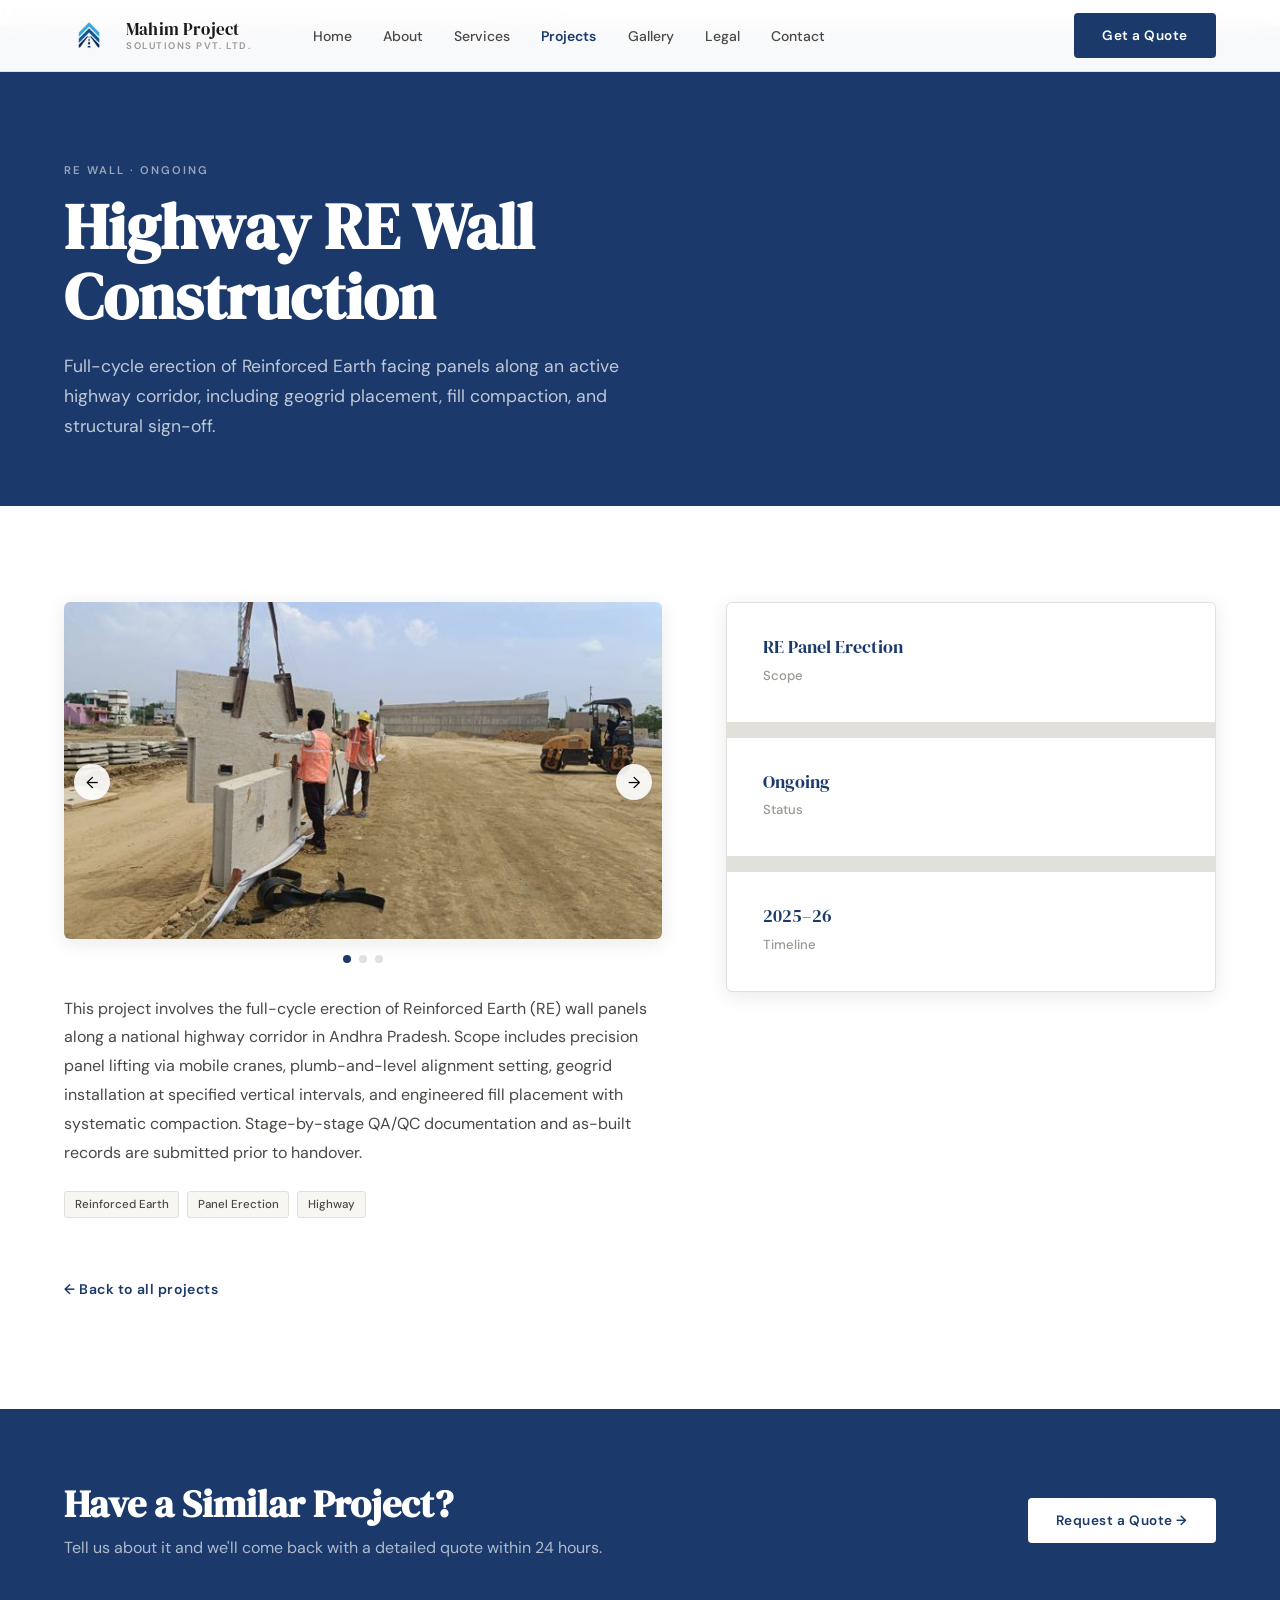
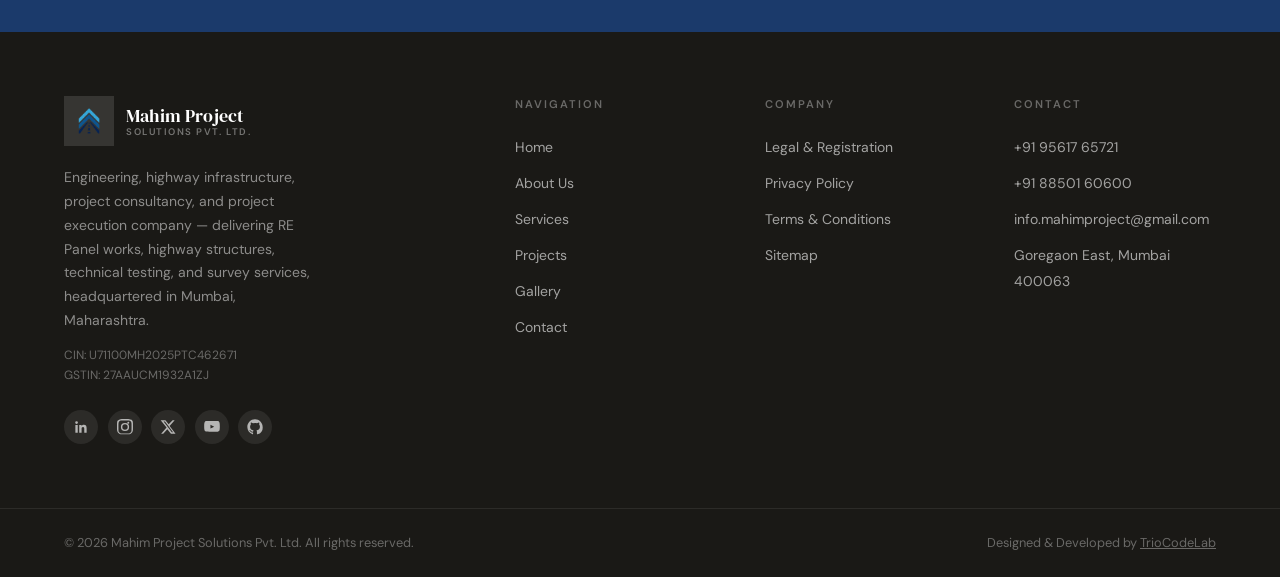
<file: project-details.html>
<!DOCTYPE html>
<html lang="en">
<head>
  <meta charset="UTF-8"/>
  <meta name="viewport" content="width=device-width, initial-scale=1.0"/>
  <title>Project Details | Mahim Project Solutions</title>
  <meta name="description" content="Detailed view of a highway, RE panel, or structural project delivered by Mahim Project Solutions."/>
  <link rel="canonical" href="https://www.mahimproject.com/project-details.html"/>
  <meta property="og:type" content="website"/>
  <meta property="og:site_name" content="Mahim Project Solutions"/>
  <meta property="og:title" content="Project Details | Mahim Project Solutions"/>
  <meta property="og:description" content="Detailed view of a highway, RE panel, or structural project delivered by Mahim Project Solutions."/>
  <meta property="og:url" content="https://www.mahimproject.com/project-details.html"/>
  <meta property="og:image" content="https://www.mahimproject.com/assests/images/gallery/21.jpeg"/>
  <meta name="twitter:card" content="summary_large_image"/>
  <meta name="twitter:title" content="Project Details | Mahim Project Solutions"/>
  <meta name="twitter:description" content="Detailed view of a highway, RE panel, or structural project delivered by Mahim Project Solutions."/>
  <meta name="twitter:image" content="https://www.mahimproject.com/assests/images/gallery/21.jpeg"/>
  
  <!-- Favicon / Brand Logo for Browsers & Search Engines -->
  <!-- Favicon for Browser Tabs -->
< link rel="icon" type="image/x-icon" href="assests/images/logo/logo_3.ico"/>

  <!-- High-Res Icon for Google Search & Mobile Home Screens -->
  <link rel="icon" type="image/png" sizes="192x192" href="assests/images/logo/company_logo.png"/>
  <link rel="apple-touch-icon" sizes="180x180" href="assests/images/logo/company_logo.png"/>
  <link rel="stylesheet" href="assests/css/style.css"/>
  <link rel="stylesheet" href="assests/css/pages.css"/>
  <link rel="stylesheet" href="assests/css/components.css"/>
  <link rel="stylesheet" href="assests/css/responsive.css"/>
  <link rel="stylesheet" href="assests/css/home.css"/>
</head>
<body>

<nav>
  <a href="index.html" class="nav-logo">
    <div class="nav-logo-mark"><img src="assests/images/logo/company_logo.png" alt="Mahim Project Solutions logo" width="46" height="46"></div>
    <div class="nav-logo-text">
      <span class="nav-logo-name">Mahim Project</span>
      <span class="nav-logo-sub">Solutions Pvt. Ltd.</span>
    </div>
  </a>
  <ul class="nav-links" id="navLinks">
    <li><a href="index.html">Home</a></li>
    <li><a href="about.html">About</a></li>
    <li><a href="services.html">Services</a></li>
    <li><a href="projects.html" class="active">Projects</a></li>
    <li><a href="gallery.html">Gallery</a></li>
    <li><a href="legal.html">Legal</a></li>
    <li><a href="contact.html">Contact</a></li>
  </ul>
  <div class="nav-right">
    <a href="contact.html" class="btn btn-primary">Get a Quote</a>
  </div>
  <div class="hamburger" id="hamburger"><span></span><span></span><span></span></div>
</nav>

<div class="page-band">
  <div class="inner" id="pdBand">
    <span class="label" id="pdLabel">Project</span>
    <h1 id="pdTitle">Loading project&hellip;</h1>
    <p id="pdSummary"></p>
  </div>
</div>

<div class="section">
  <div id="pdContent">
    <p style="color:var(--muted);">Loading project details&hellip;</p>
  </div>

  <div style="margin-top:3rem;">
    <a href="projects.html" class="btn btn-ghost">&larr; Back to all projects</a>
  </div>
</div>

<section class="cta-strip">
  <div class="inner">
    <div><h2>Have a Similar Project?</h2><p>Tell us about it and we'll come back with a detailed quote within 24 hours.</p></div>
    <a href="contact.html" class="btn btn-white">Request a Quote &rarr;</a>
  </div>
</section>

<footer id="footer">
  <div class="footer-top">
    <div class="footer-brand">
      <div class="nav-logo" style="margin-bottom:0;">
        <div class="nav-logo-mark"><img src="assests/images/logo/company_logo.png" alt="Mahim Project Solutions logo" width="46" height="46"></div>
        <div class="nav-logo-text">
          <span class="nav-logo-name">Mahim Project</span>
          <span class="nav-logo-sub">Solutions Pvt. Ltd.</span>
        </div>
      </div>
      <p>Engineering, highway infrastructure, project consultancy, and project execution company &mdash; delivering RE Panel works, highway structures, technical testing, and survey services, headquartered in Mumbai, Maharashtra.</p>
      <p style="margin-top:0.75rem;font-size:0.75rem;color:rgba(255,255,255,0.35);">CIN: U71100MH2025PTC462671<br>GSTIN: 27AAUCM1932A1ZJ</p>
      <div class="social-links" style="margin-top:1.5rem;">
        <a href="[https://www.linkedin.com/in/mahim-project-solutions-private-limited-03779a426/](https://www.linkedin.com/in/mahim-project-solutions-private-limited-03779a426/)" target="_blank" rel="noopener" aria-label="LinkedIn" title="LinkedIn"><svg viewBox="0 0 24 24" fill="currentColor"><path d="M20.45 20.45h-3.56v-5.57c0-1.33-.02-3.04-1.85-3.04-1.86 0-2.15 1.45-2.15 2.94v5.67H9.34V9h3.41v1.56h.05c.48-.9 1.64-1.85 3.38-1.85 3.6 0 4.27 2.37 4.27 5.46v6.28zM5.34 7.43a2.06 2.06 0 1 1 0-4.12 2.06 2.06 0 0 1 0 4.12zM7.12 20.45H3.56V9h3.56v11.45z"/></svg></a>
        <a href="[https://www.instagram.com/mahimproject](https://www.instagram.com/mahimproject)" target="_blank" rel="noopener" aria-label="Instagram" title="Instagram"><svg viewBox="0 0 24 24" fill="currentColor"><path d="M12 2.16c3.2 0 3.58.01 4.85.07 1.17.05 1.8.25 2.23.41.55.22.95.47 1.37.89.42.42.67.82.89 1.37.16.42.36 1.06.41 2.23.06 1.27.07 1.65.07 4.85s-.01 3.58-.07 4.85c-.05 1.17-.25 1.8-.41 2.23-.22.55-.47.95-.89 1.37-.42.42-.82.67-1.37.89-.42.16-1.06.36-2.23.41-1.27.06-1.65.07-4.85.07s-3.58-.01-4.85-.07c-1.17-.05-1.8-.25-2.23-.41-.55-.22-.95-.47-1.37-.89-.42-.42-.67-.82-.89-1.37-.16-.42-.36-1.06-.41-2.23-.06-1.27-.07-1.65-.07-4.85s.01-3.58.07-4.85c.05-1.17.25-1.8.41-2.23.22-.55.47-.95.89-1.37.42-.42.82-.67 1.37-.89.42-.16-1.06-.36 2.23-.41 1.27-.06 1.65-.07 4.85-.07zM12 0C8.74 0 8.33.01 7.05.07c-1.28.06-2.15.26-2.91.56-.79.31-1.46.72-2.13 1.39A5.9 5.9 0 0 0 .62 3.14c-.3.76-.5 1.63-.56 2.91C0 7.33 0 7.74 0 11s.01 3.67.06 4.95c.06 1.28.26 2.15.56 2.91.31.79.72 1.46 1.39 2.13.67.67 1.34 1.08 2.13 1.39.76.3 1.63.5 2.91.56C8.33 22.99 8.74 23 12 23s3.67-.01 4.95-.06c1.28-.06 2.15-.26 2.91-.56.79-.31 1.46-.72 2.13-1.39.67-.67 1.08-1.34 1.39-2.13.3-.76.5-1.63.56-2.91.05-1.28.06-1.69.06-4.95s-.01-3.67-.06-4.95c-.06-1.28-.26-2.15-.56-2.91a5.9 5.9 0 0 0-1.39-2.13A5.9 5.9 0 0 0 19.86.63c-.76-.3-1.63-.5-2.91-.56C15.67.01 15.26 0 12 0zm0 5.84A6.16 6.16 0 1 0 12 18.16 6.16 6.16 0 0 0 12 5.84zm0 10.16a4 4 0 1 1 0-8 4 4 0 0 1 0 8zm6.41-10.41a1.44 1.44 0 1 1-2.88 0 1.44 1.44 0 0 1 2.88 0z"/></svg></a>
        <a href="[https://x.com/mahimproject](https://x.com/mahimproject)" target="_blank" rel="noopener" aria-label="X (Twitter)" title="X (Twitter)"><svg viewBox="0 0 24 24" fill="currentColor"><path d="M18.9 2H22l-7.6 8.68L23.3 22h-6.9l-5.4-6.6L4.8 22H1.7l8.1-9.28L1 2h7.1l4.9 6.03L18.9 2zm-1.2 18h1.9L7.4 3.9H5.4L17.7 20z"/></svg></a>
        <a href="[https://www.youtube.com/@SheikhMustkeem-s6u](https://www.youtube.com/@SheikhMustkeem-s6u)" target="_blank" rel="noopener" aria-label="YouTube" title="YouTube"><svg viewBox="0 0 24 24" fill="currentColor"><path d="M23.5 6.5s-.23-1.64-.94-2.36c-.9-.94-1.9-.95-2.36-1C16.9 3 12 3 12 3h-.01s-4.89 0-8.19.14c-.46.05-1.46.06-2.36 1C.73 4.86.5 6.5.5 6.5S.27 8.4.27 10.3v1.4c0 1.9.23 3.8.23 3.8s.23 1.64.94 2.36c.9.94 2.08.91 2.6 1.01C6 19.1 12 19.15 12 19.15s4.9-.01 8.2-.15c.46-.05 1.46-.06 2.36-1 .71-.72.94-2.36.94-2.36s.23-1.9.23-3.8v-1.4c0-1.9-.23-3.8-.23-3.8zM9.7 14.3V8.7l5.6 2.8-5.6 2.8z"/></svg></a>
        <a href="[https://github.com/mahimproject](https://github.com/mahimproject)" target="_blank" rel="noopener" aria-label="GitHub" title="GitHub"><svg viewBox="0 0 24 24" fill="currentColor"><path d="M12 .5C5.65.5.5 5.65.5 12c0 5.08 3.29 9.39 7.86 10.91.57.1.78-.25.78-.55 0-.27-.01-1.16-.02-2.11-3.2.7-3.88-1.36-3.88-1.36-.52-1.34-1.28-1.7-1.28-1.7-1.04-.72.08-.7.08-.7 1.16.08 1.77 1.19 1.77 1.19 1.03 1.77 2.7 1.26 3.36.96.1-.75.4-1.26.73-1.55-2.56-.29-5.25-1.28-5.25-5.7 0-1.26.45-2.29 1.19-3.09-.12-.29-.52-1.47.11-3.06 0 0 .97-.31 3.18 1.18a11.1 11.1 0 0 1 2.9-.39c.98 0 1.97.13 2.9.39 2.2-1.49 3.17-1.18 3.17-1.18.63 1.59.23 2.77.11 3.06.74.8 1.19 1.83 1.19 3.09 0 4.43-2.7 5.41-5.27 5.69.42.36.78 1.07.78 2.16 0 1.56-.01 2.82-.01 3.2 0 .3.2.66.79.55A10.52 10.52 0 0 0 23.5 12c0-6.35-5.15-11.5-11.5-11.5z"/></svg></a>
      </div>
    </div>
    <div class="footer-col">
      <h4>Navigation</h4>
      <ul>
        <li><a href="index.html">Home</a></li>
        <li><a href="about.html">About Us</a></li>
        <li><a href="services.html">Services</a></li>
        <li><a href="projects.html">Projects</a></li>
        <li><a href="gallery.html">Gallery</a></li>
        <li><a href="contact.html">Contact</a></li>
      </ul>
    </div>
    <div class="footer-col">
      <h4>Company</h4>
      <ul>
        <li><a href="legal.html">Legal &amp; Registration</a></li>
        <li><a href="privacy-policy.html">Privacy Policy</a></li>
        <li><a href="terms-and-conditions.html">Terms &amp; Conditions</a></li>
        <li><a href="sitemap.xml">Sitemap</a></li>
      </ul>
    </div>
    <div class="footer-col">
      <h4>Contact</h4>
      <ul>
        <li><a href="tel:+919561765721">+91 95617 65721</a></li>
        <li><a href="tel:+918850160600">+91 88501 60600</a></li>
        <li><a href="mailto:info.mahimproject@gmail.com">info.mahimproject@gmail.com</a></li>
        <li><a href="contact.html">Goregaon East, Mumbai 400063</a></li>
      </ul>
    </div>
  </div>
  <div class="footer-bottom" style="max-width:none;padding-left:5%;padding-right:5%;">
    <p>&copy; <span id="year">2026</span> Mahim Project Solutions Pvt. Ltd. All rights reserved.</p>
    <p>Designed &amp; Developed by <a href="https://triocodelab.com" target="_blank" rel="noopener" style="color:inherit;text-decoration:underline;">TrioCodeLab</a></p>
  </div>
</footer>
<script src="assests/js/navigation.js"></script>
<script src="assests/js/main.js"></script>
<script src="assests/js/animation.js"></script>
<script src="assests/js/slider.js"></script>
<script>
/* Inline loader — keeps project-details.html self-contained within the
   existing file structure (no extra JS file needed). */
document.addEventListener('DOMContentLoaded', function () {
  const params = new URLSearchParams(window.location.search);
  const id = params.get('id');

  const band     = document.getElementById('pdBand');
  const labelEl  = document.getElementById('pdLabel');
  const titleEl  = document.getElementById('pdTitle');
  const sumEl    = document.getElementById('pdSummary');
  const content  = document.getElementById('pdContent');

  fetch('data/projects.json')
    .then(res => res.json())
    .then(list => {
      const p = list.find(x => x.id === id) || list[0];
      if (!p) { content.innerHTML = '<p>Project not found.</p>'; return; }

      document.title = p.title.replace(/&amp;/g,'&') + ' | Mahim Project Solutions';
      labelEl.innerHTML = p.typeLabel + ' &middot; ' + p.status;
      titleEl.innerHTML = p.title;
      sumEl.innerHTML = p.summary;

      const statsHTML = p.stats.map(s => `
        <div class="stat-card">
          <span class="stat-card-num" style="font-size:1.1rem;">${s.value}</span>
          <div class="stat-card-label">${s.label}</div>
        </div>`).join('');

      const tagsHTML = p.tags.map(t => `<span class="tag">${t}</span>`).join('');

      const imagesHTML = p.images.map((src, i) => `
        <div class="slide" data-index="${i}" style="${i===0?'':'display:none;'}">
          <img src="${src}" alt="${p.title} photo ${i+1}" style="width:100%;border-radius:6px;box-shadow:var(--shadow-md);">
        </div>`).join('');

      content.innerHTML = `
        <div style="display:grid;grid-template-columns:1.1fr 0.9fr;gap:4rem;align-items:start;" class="pd-layout">
          <div>
            <div class="pd-slider" id="pdSlider" style="position:relative;">
              ${imagesHTML}
              <div style="display:flex;justify-content:center;gap:0.5rem;margin-top:1rem;" id="pdDots"></div>
            </div>
            <p style="margin-top:2rem;font-size:1rem;line-height:1.8;color:var(--body);">${p.description}</p>
            <div class="project-card-tags" style="margin-top:1.5rem;">${tagsHTML}</div>
          </div>
          <div class="stat-cards" style="grid-template-columns:1fr;gap:1rem;">${statsHTML}</div>
        </div>
      `;

      if (window.initSlider) window.initSlider('#pdSlider', p.images.length);
    })
    .catch(err => {
      console.error(err);
      content.innerHTML = '<p style="color:var(--muted);">This project could not be loaded. Please go back and choose a project from the list.</p>';
    });
});
</script>
</body>
</html>
</file>
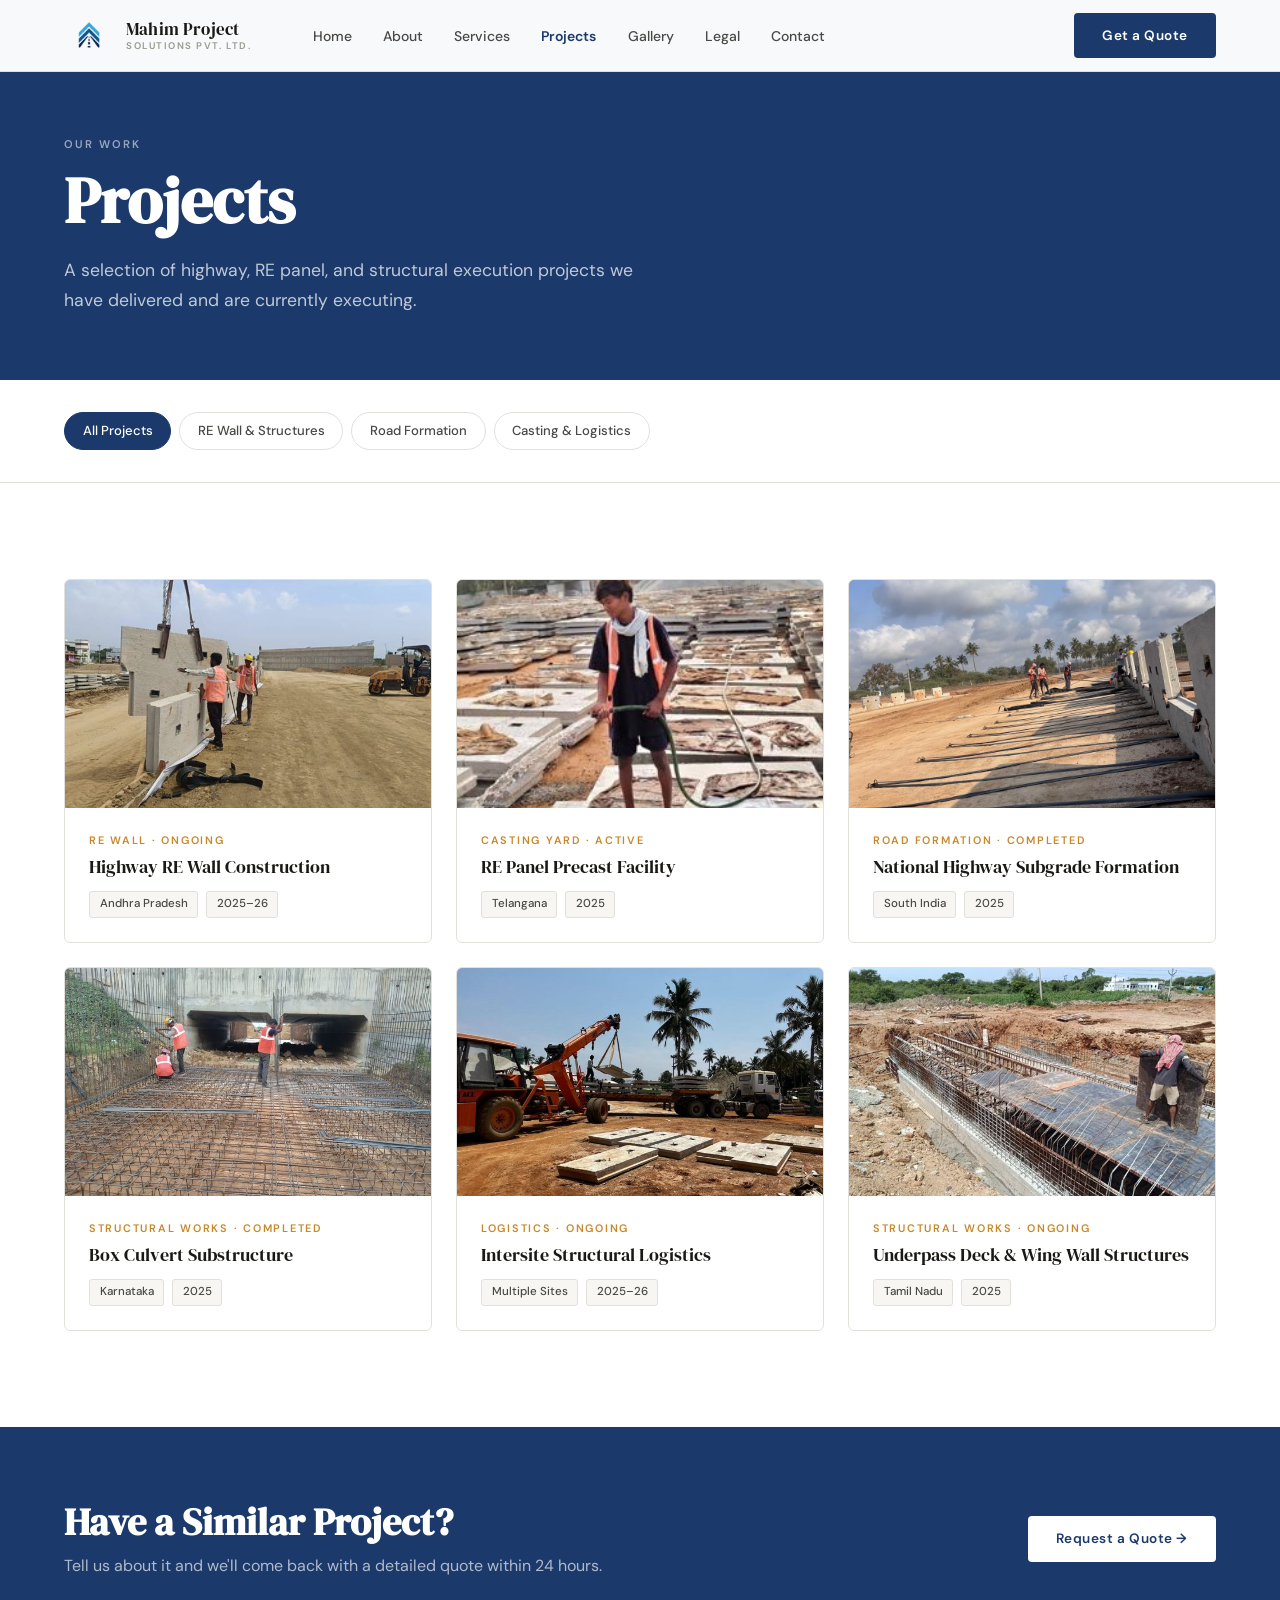
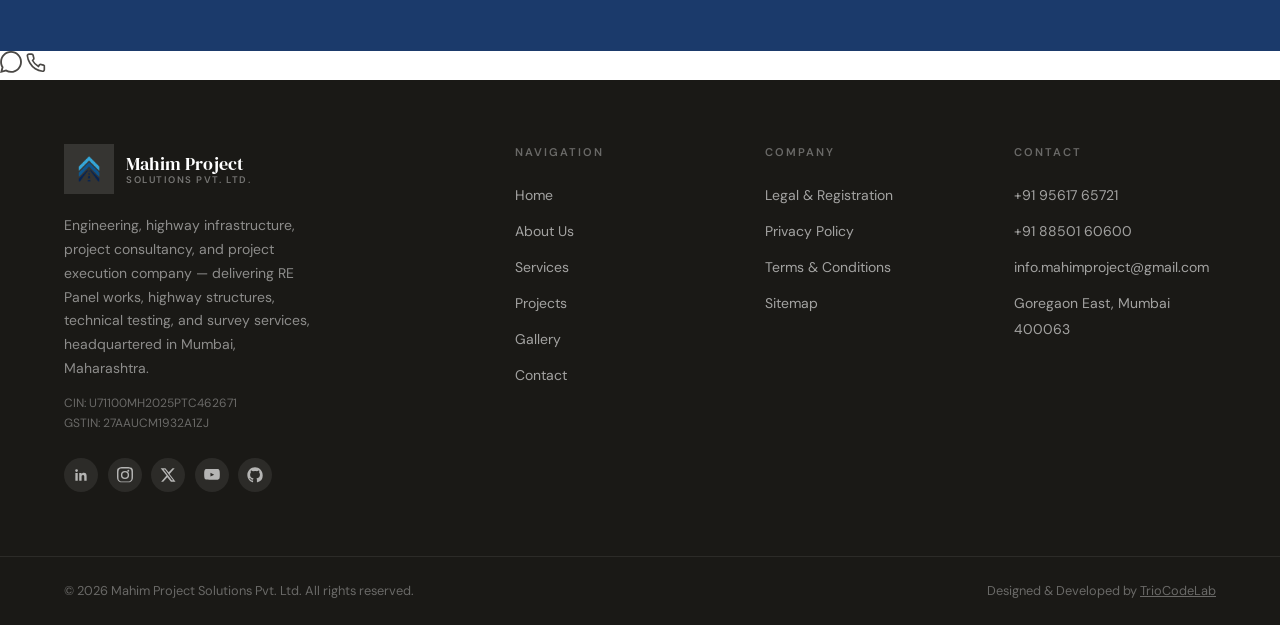
<file: projects.html>
<!DOCTYPE html>
<html lang="en">
<head>
  <meta charset="UTF-8"/>
  <meta name="viewport" content="width=device-width, initial-scale=1.0"/>
  <title>Projects | Mahim Project Solutions</title>
  <meta name="description" content="A selection of highway, RE panel, structural, and infrastructure execution projects delivered and currently executed by Mahim Project Solutions across India."/>
  <link rel="canonical" href="https://www.mahimproject.com/projects.html"/>
  <meta property="og:type" content="website"/>
  <meta property="og:site_name" content="Mahim Project Solutions"/>
  <meta property="og:title" content="Projects | Mahim Project Solutions"/>
  <meta property="og:description" content="A selection of highway, RE panel, structural, and infrastructure execution projects delivered and currently executed by Mahim Project Solutions across India."/>
  <meta property="og:url" content="https://www.mahimproject.com/projects.html"/>
  <meta property="og:image" content="https://www.mahimproject.com/assests/images/gallery/21.jpeg"/>
  <meta name="twitter:card" content="summary_large_image"/>
  <meta name="twitter:title" content="Projects | Mahim Project Solutions"/>
  <meta name="twitter:description" content="A selection of highway, RE panel, structural, and infrastructure execution projects delivered and currently executed by Mahim Project Solutions across India."/>
  <meta name="twitter:image" content="https://www.mahimproject.com/assests/images/gallery/21.jpeg"/>
  
  
  <!-- Favicon for Browser Tabs -->
  <link rel="icon" type="image/x-icon" href="assests/images/logo/logo_3.ico"/>

  <!-- High-Res Icon for Google Search & Mobile Home Screens -->
  <link rel="icon" type="image/jpeg" sizes="192x192" href="assests/images/logo/logo_2.jpeg"/>
  <link rel="apple-touch-icon" sizes="180x180" href="assests/images/logo/logo_2.jpeg"/>
  <link rel="stylesheet" href="assests/css/style.css"/>
  <link rel="stylesheet" href="assests/css/pages.css"/>
  <link rel="stylesheet" href="assests/css/components.css"/>
  <link rel="stylesheet" href="assests/css/responsive.css"/>
</head>
<body>

<nav>
  <a href="index.html" class="nav-logo">
    <div class="nav-logo-mark"><img src="assests/images/logo/company_logo.png" alt="Mahim Project Solutions logo" width="46" height="46"></div>
    <div class="nav-logo-text">
      <span class="nav-logo-name">Mahim Project</span>
      <span class="nav-logo-sub">Solutions Pvt. Ltd.</span>
    </div>
  </a>
  <ul class="nav-links" id="navLinks">
    <li><a href="index.html">Home</a></li>
    <li><a href="about.html">About</a></li>
    <li><a href="services.html">Services</a></li>
    <li><a href="projects.html" class="active">Projects</a></li>
    <li><a href="gallery.html">Gallery</a></li>
    <li><a href="legal.html">Legal</a></li>
    <li><a href="contact.html">Contact</a></li>
  </ul>
  <div class="nav-right">
    <a href="contact.html" class="btn btn-primary">Get a Quote</a>
  </div>
  <div class="hamburger" id="hamburger"><span></span><span></span><span></span></div>
</nav>

<div class="page-band">
  <div class="inner">
    <span class="label">Our Work</span>
    <h1>Projects</h1>
    <p>A selection of highway, RE panel, and structural execution projects we have delivered and are currently executing.</p>
  </div>
</div>

<div class="projects-filter-bar">
  <button class="filter-pill active" data-filter="all">All Projects</button>
  <button class="filter-pill" data-filter="re-wall">RE Wall &amp; Structures</button>
  <button class="filter-pill" data-filter="road">Road Formation</button>
  <button class="filter-pill" data-filter="casting">Casting &amp; Logistics</button>
</div>

<div class="section">
  <div class="projects-grid-full" id="projectsGrid">
    <p style="color:var(--muted);">Loading projects&hellip;</p>
  </div>
</div>

<section class="cta-strip">
  <div class="inner">
    <div><h2>Have a Similar Project?</h2><p>Tell us about it and we'll come back with a detailed quote within 24 hours.</p></div>
    <a href="contact.html" class="btn btn-white">Request a Quote &rarr;</a>
  </div>
</section>

<!-- Floating Quick Contacts -->
<div class="floating-actions">
  <a href="https://wa.me/919561765721?text=Hello,%20I%20would%20like%20to%20enquire%20about%20a%20project." target="_blank" rel="noopener" class="float-btn float-wa" aria-label="Chat on WhatsApp" title="WhatsApp Us">
    <svg width="22" height="22" viewBox="0 0 24 24" fill="currentColor"><path d="M.057 24l1.687-6.163c-1.041-1.804-1.588-3.849-1.587-5.946.003-6.556 5.338-11.891 11.893-11.891 3.181.001 6.167 1.24 8.413 3.488 2.245 2.248 3.481 5.236 3.48 8.414-.003 6.557-5.338 11.892-11.893 11.892-1.99-.001-3.951-.5-5.688-1.448l-6.305 1.654zm6.597-3.807c1.676.995 3.276 1.591 5.392 1.592 5.448 0 9.886-4.434 9.889-9.885.002-5.462-4.415-9.89-9.881-9.892-5.452 0-9.887 4.434-9.889 9.884-.001 2.225.651 3.891 1.746 5.634l-.999 3.648 3.742-.981z"/></svg>
  </a>
  <a href="tel:+919561765721" class="float-btn float-call" aria-label="Call Us" title="Call Us Directly">
    <svg width="20" height="20" viewBox="0 0 24 24" fill="none" stroke="currentColor" stroke-width="2"><path d="M22 16.92v3a2 2 0 0 1-2.18 2 19.79 19.79 0 0 1-8.63-3.07A19.5 19.5 0 0 1 4.69 12a19.79 19.79 0 0 1-3.07-8.67A2 2 0 0 1 3.6 1.26h3a2 2 0 0 1 2 1.72 12.84 12.84 0 0 0 .7 2.81 2 2 0 0 1-.45 2.11L7.91 9A16 16 0 0 0 15 16.09l1.1-1.84a2 2 0 0 1 2.11-.45 12.84 12.84 0 0 0 2.81.7A2 2 0 0 1 22 16.92z"/></svg>
  </a>
</div>


<footer id="footer">
  <div class="footer-top">
    <div class="footer-brand">
      <div class="nav-logo" style="margin-bottom:0;">
        <div class="nav-logo-mark"><img src="assests/images/logo/company_logo.png" alt="Mahim Project Solutions logo" width="46" height="46"></div>
        <div class="nav-logo-text">
          <span class="nav-logo-name">Mahim Project</span>
          <span class="nav-logo-sub">Solutions Pvt. Ltd.</span>
        </div>
      </div>
      <p>Engineering, highway infrastructure, project consultancy, and project execution company &mdash; delivering RE Panel works, highway structures, technical testing, and survey services, headquartered in Mumbai, Maharashtra.</p>
      <p style="margin-top:0.75rem;font-size:0.75rem;color:rgba(255,255,255,0.35);">CIN: U71100MH2025PTC462671<br>GSTIN: 27AAUCM1932A1ZJ</p>
      <div class="social-links" style="margin-top:1.5rem;">
        <a href="https://www.linkedin.com/in/mahim-project-solutions-private-limited-03779a426" target="_blank" rel="noopener" aria-label="LinkedIn" title="LinkedIn"><svg viewBox="0 0 24 24" fill="currentColor"><path d="M20.45 20.45h-3.56v-5.57c0-1.33-.02-3.04-1.85-3.04-1.86 0-2.15 1.45-2.15 2.94v5.67H9.34V9h3.41v1.56h.05c.48-.9 1.64-1.85 3.38-1.85 3.6 0 4.27 2.37 4.27 5.46v6.28zM5.34 7.43a2.06 2.06 0 1 1 0-4.12 2.06 2.06 0 0 1 0 4.12zM7.12 20.45H3.56V9h3.56v11.45z"/></svg></a>
        <a href="https://www.instagram.com/mahimproject" target="_blank" rel="noopener" aria-label="Instagram" title="Instagram"><svg viewBox="0 0 24 24" fill="currentColor"><path d="M12 2.16c3.2 0 3.58.01 4.85.07 1.17.05 1.8.25 2.23.41.55.22.95.47 1.37.89.42.42.67.82.89 1.37.16.42.36 1.06.41 2.23.06 1.27.07 1.65.07 4.85s-.01 3.58-.07 4.85c-.05 1.17-.25 1.8-.41 2.23-.22.55-.47.95-.89 1.37-.42.42-.82.67-1.37.89-.42.16-1.06.36-2.23.41-1.27.06-1.65.07-4.85.07s-3.58-.01-4.85-.07c-1.17-.05-1.8-.25-2.23-.41-.55-.22-.95-.47-1.37-.89-.42-.42-.67-.82-.89-1.37-.16-.42-.36-1.06-.41-2.23-.06-1.27-.07-1.65-.07-4.85s.01-3.58.07-4.85c.05-1.17.25-1.8.41-2.23.22-.55.47-.95.89-1.37.42-.42.82-.67 1.37-.89.42-.16-1.06-.36 2.23-.41 1.27-.06 1.65-.07 4.85-.07zM12 0C8.74 0 8.33.01 7.05.07c-1.28.06-2.15.26-2.91.56-.79.31-1.46.72-2.13 1.39A5.9 5.9 0 0 0 .62 3.14c-.3.76-.5 1.63-.56 2.91C0 7.33 0 7.74 0 11s.01 3.67.06 4.95c.06 1.28.26 2.15.56 2.91.31.79.72 1.46 1.39 2.13.67.67 1.34 1.08 2.13 1.39.76.3 1.63.5 2.91.56C8.33 22.99 8.74 23 12 23s3.67-.01 4.95-.06c1.28-.06 2.15-.26 2.91-.56.79-.31 1.46-.72 2.13-1.39.67-.67 1.08-1.34 1.39-2.13.3-.76.5-1.63.56-2.91.05-1.28.06-1.69.06-4.95s-.01-3.67-.06-4.95c-.06-1.28-.26-2.15-.56-2.91a5.9 5.9 0 0 0-1.39-2.13A5.9 5.9 0 0 0 19.86.63c-.76-.3-1.63-.5-2.91-.56C15.67.01 15.26 0 12 0zm0 5.84A6.16 6.16 0 1 0 12 18.16 6.16 6.16 0 0 0 12 5.84zm0 10.16a4 4 0 1 1 0-8 4 4 0 0 1 0 8zm6.41-10.41a1.44 1.44 0 1 1-2.88 0 1.44 1.44 0 0 1 2.88 0z"/></svg></a>
        <a href="https://x.com/mahimproject" target="_blank" rel="noopener" aria-label="X (Twitter)" title="X (Twitter)"><svg viewBox="0 0 24 24" fill="currentColor"><path d="M18.9 2H22l-7.6 8.68L23.3 22h-6.9l-5.4-6.6L4.8 22H1.7l8.1-9.28L1 2h7.1l4.9 6.03L18.9 2zm-1.2 18h1.9L7.4 3.9H5.4L17.7 20z"/></svg></a>
        <a href="https://www.youtube.com/@SheikhMustkeem-s6u" target="_blank" rel="noopener" aria-label="YouTube" title="YouTube"><svg viewBox="0 0 24 24" fill="currentColor"><path d="M23.5 6.5s-.23-1.64-.94-2.36c-.9-.94-1.9-.95-2.36-1C16.9 3 12 3 12 3h-.01s-4.89 0-8.19.14c-.46.05-1.46.06-2.36 1C.73 4.86.5 6.5.5 6.5S.27 8.4.27 10.3v1.4c0 1.9.23 3.8.23 3.8s.23 1.64.94 2.36c.9.94 2.08.91 2.6 1.01C6 19.1 12 19.15 12 19.15s4.9-.01 8.2-.15c.46-.05 1.46-.06 2.36-1 .71-.72.94-2.36.94-2.36s.23-1.9.23-3.8v-1.4c0-1.9-.23-3.8-.23-3.8zM9.7 14.3V8.7l5.6 2.8-5.6 2.8z"/></svg></a>
        <a href="https://github.com/mahimproject" target="_blank" rel="noopener" aria-label="GitHub" title="GitHub"><svg viewBox="0 0 24 24" fill="currentColor"><path d="M12 .5C5.65.5.5 5.65.5 12c0 5.08 3.29 9.39 7.86 10.91.57.1.78-.25.78-.55 0-.27-.01-1.16-.02-2.11-3.2.7-3.88-1.36-3.88-1.36-.52-1.34-1.28-1.7-1.28-1.7-1.04-.72.08-.7.08-.7 1.16.08 1.77 1.19 1.77 1.19 1.03 1.77 2.7 1.26 3.36.96.1-.75.4-1.26.73-1.55-2.56-.29-5.25-1.28-5.25-5.7 0-1.26.45-2.29 1.19-3.09-.12-.29-.52-1.47.11-3.06 0 0 .97-.31 3.18 1.18a11.1 11.1 0 0 1 2.9-.39c.98 0 1.97.13 2.9.39 2.2-1.49 3.17-1.18 3.17-1.18.63 1.59.23 2.77.11 3.06.74.8 1.19 1.83 1.19 3.09 0 4.43-2.7 5.41-5.27 5.69.42.36.78 1.07.78 2.16 0 1.56-.01 2.82-.01 3.2 0 .3.2.66.79.55A10.52 10.52 0 0 0 23.5 12c0-6.35-5.15-11.5-11.5-11.5z"/></svg></a>
      </div>
    </div>
    <div class="footer-col">
      <h4>Navigation</h4>
      <ul>
        <li><a href="index.html">Home</a></li>
        <li><a href="about.html">About Us</a></li>
        <li><a href="services.html">Services</a></li>
        <li><a href="projects.html">Projects</a></li>
        <li><a href="gallery.html">Gallery</a></li>
        <li><a href="contact.html">Contact</a></li>
      </ul>
    </div>
    <div class="footer-col">
      <h4>Company</h4>
      <ul>
        <li><a href="legal.html">Legal &amp; Registration</a></li>
        <li><a href="privacy-policy.html">Privacy Policy</a></li>
        <li><a href="terms-and-conditions.html">Terms &amp; Conditions</a></li>
        <li><a href="sitemap.xml">Sitemap</a></li>
      </ul>
    </div>
    <div class="footer-col">
      <h4>Contact</h4>
      <ul>
        <li><a href="tel:+919561765721">+91 95617 65721</a></li>
        <li><a href="tel:+918850160600">+91 88501 60600</a></li>
        <li><a href="mailto:info.mahimproject@gmail.com">info.mahimproject@gmail.com</a></li>
        <li><a href="contact.html">Goregaon East, Mumbai 400063</a></li>
      </ul>
    </div>
  </div>
  <div class="footer-bottom" style="max-width:none;padding-left:5%;padding-right:5%;">
    <p>&copy; <span id="year">2026</span> Mahim Project Solutions Pvt. Ltd. All rights reserved.</p>
    <p>Designed &amp; Developed by <a href="https://triocodelab.com" target="_blank" rel="noopener" style="color:inherit;text-decoration:underline;">TrioCodeLab</a></p>
  </div>
</footer>
<script src="assests/js/navigation.js"></script>
<script src="assests/js/main.js"></script>
<script src="assests/js/animation.js"></script>
<script src="assests/js/projects.js"></script>
</body>
</html>
</file>
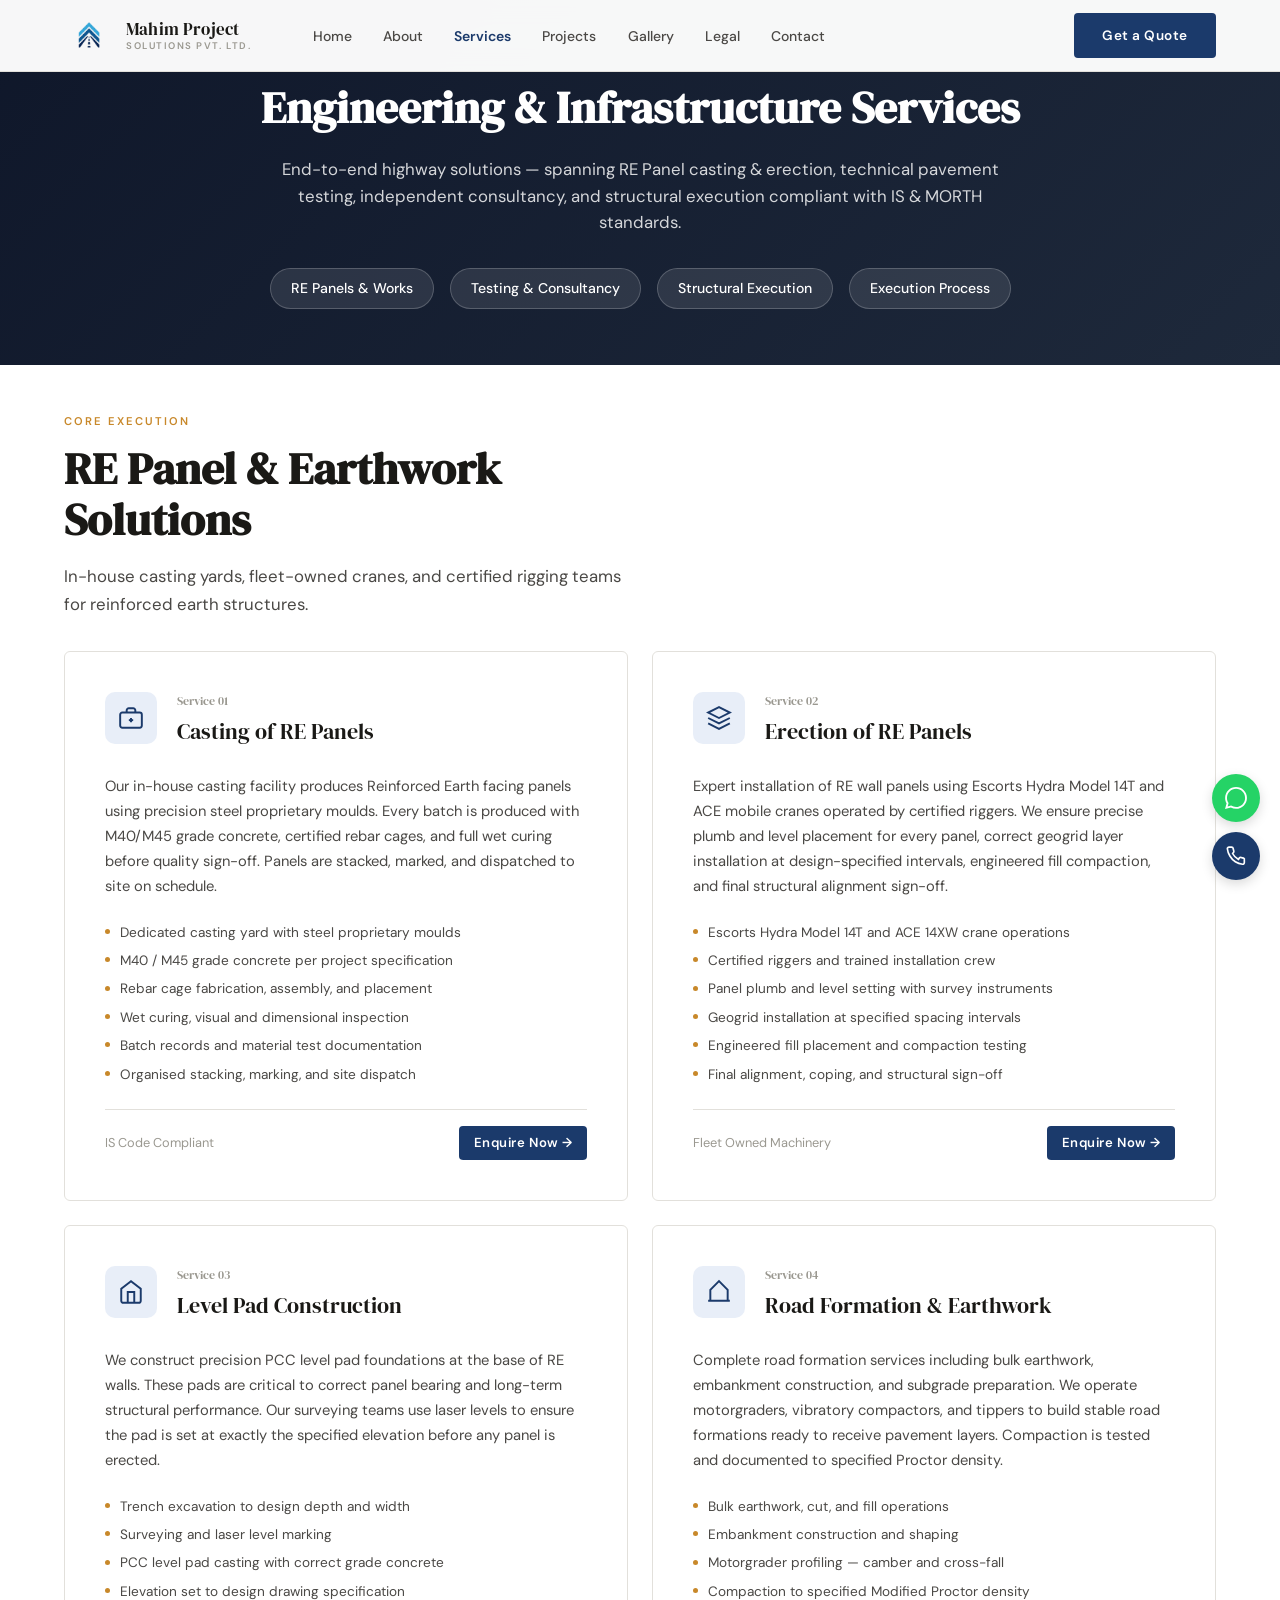
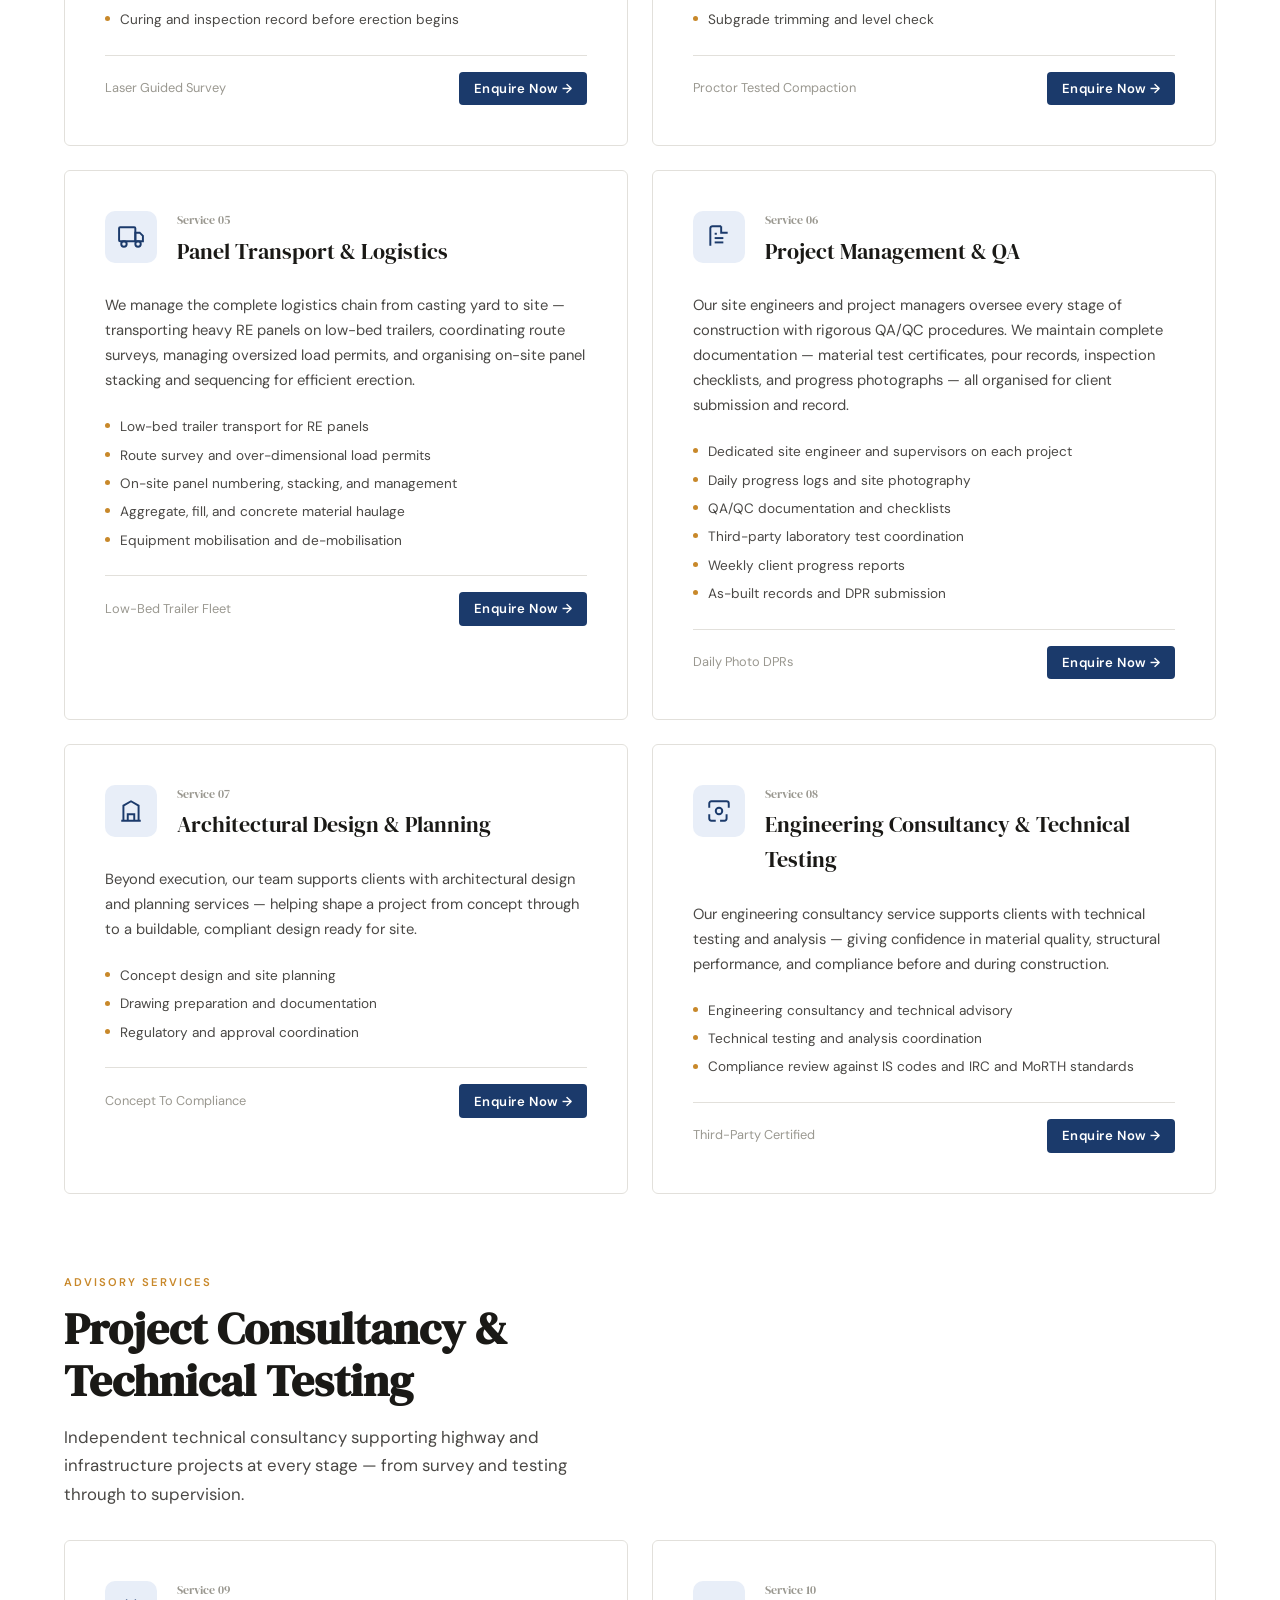
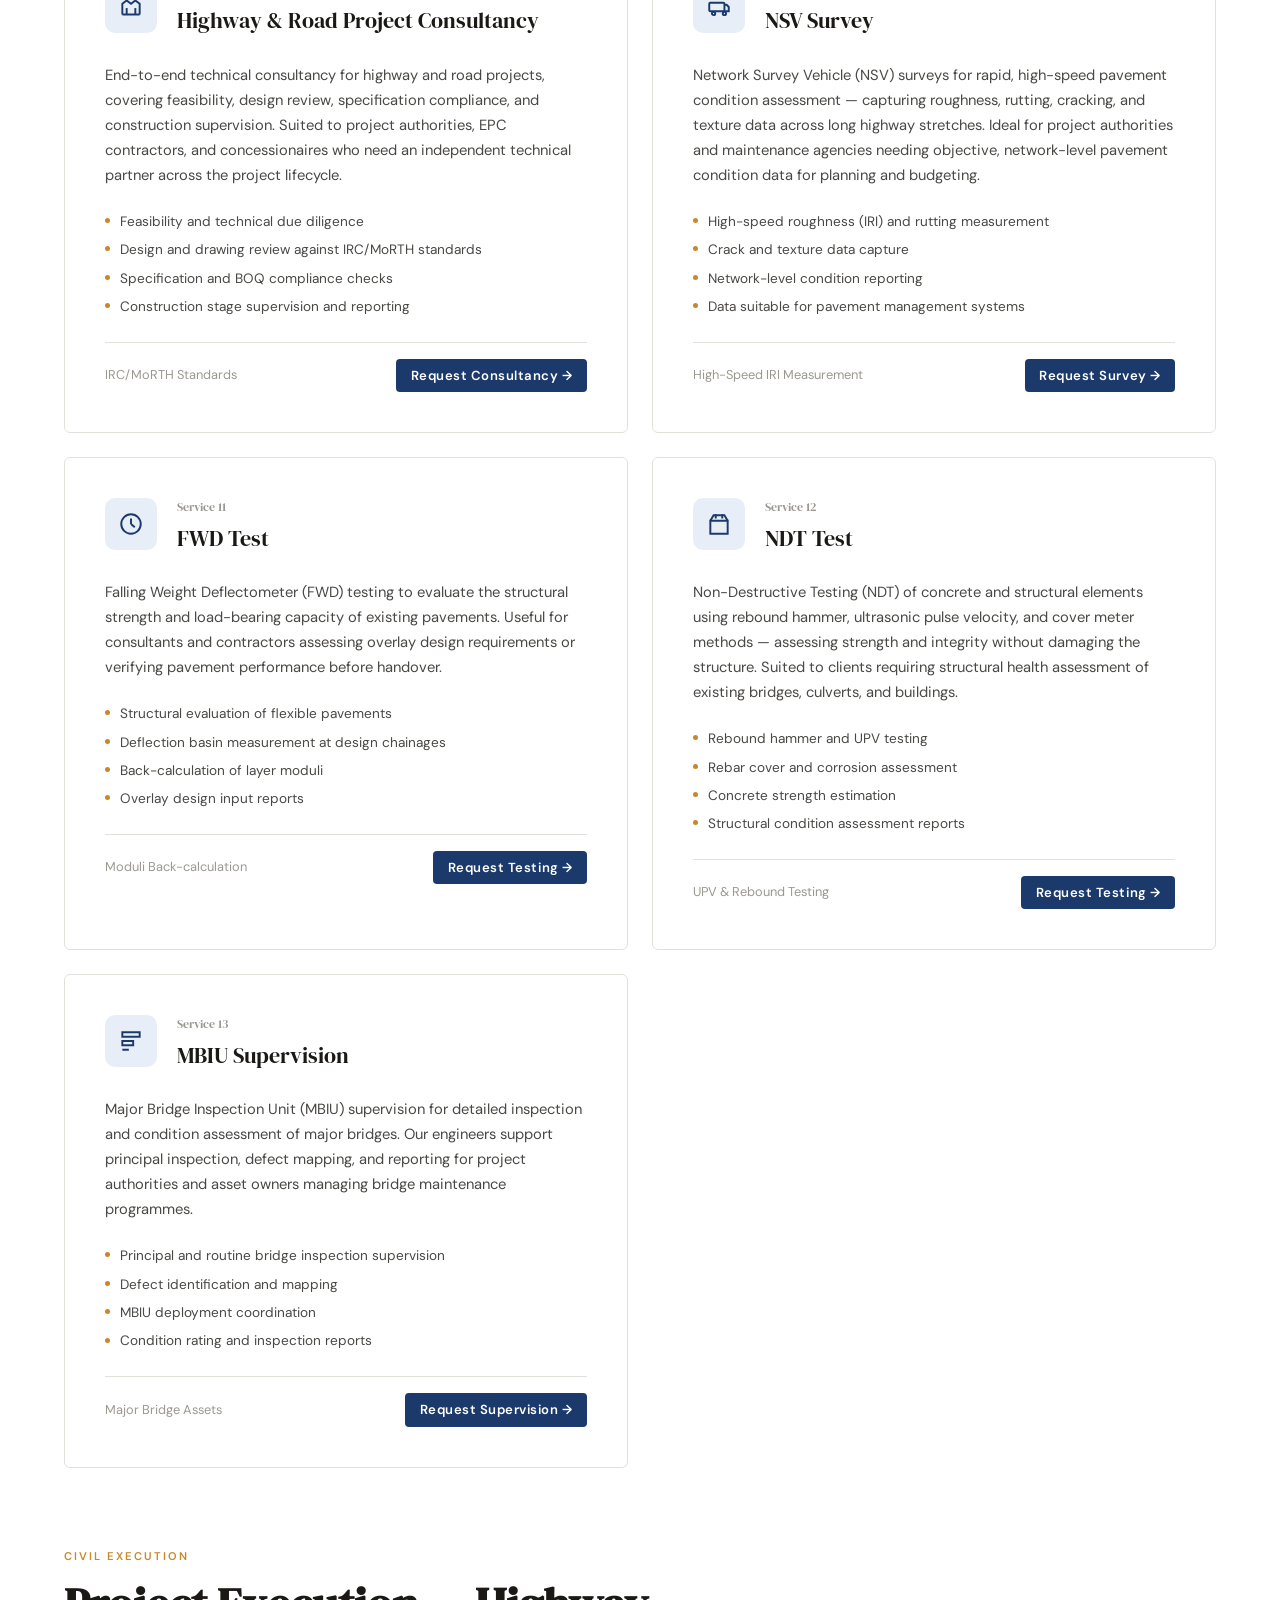
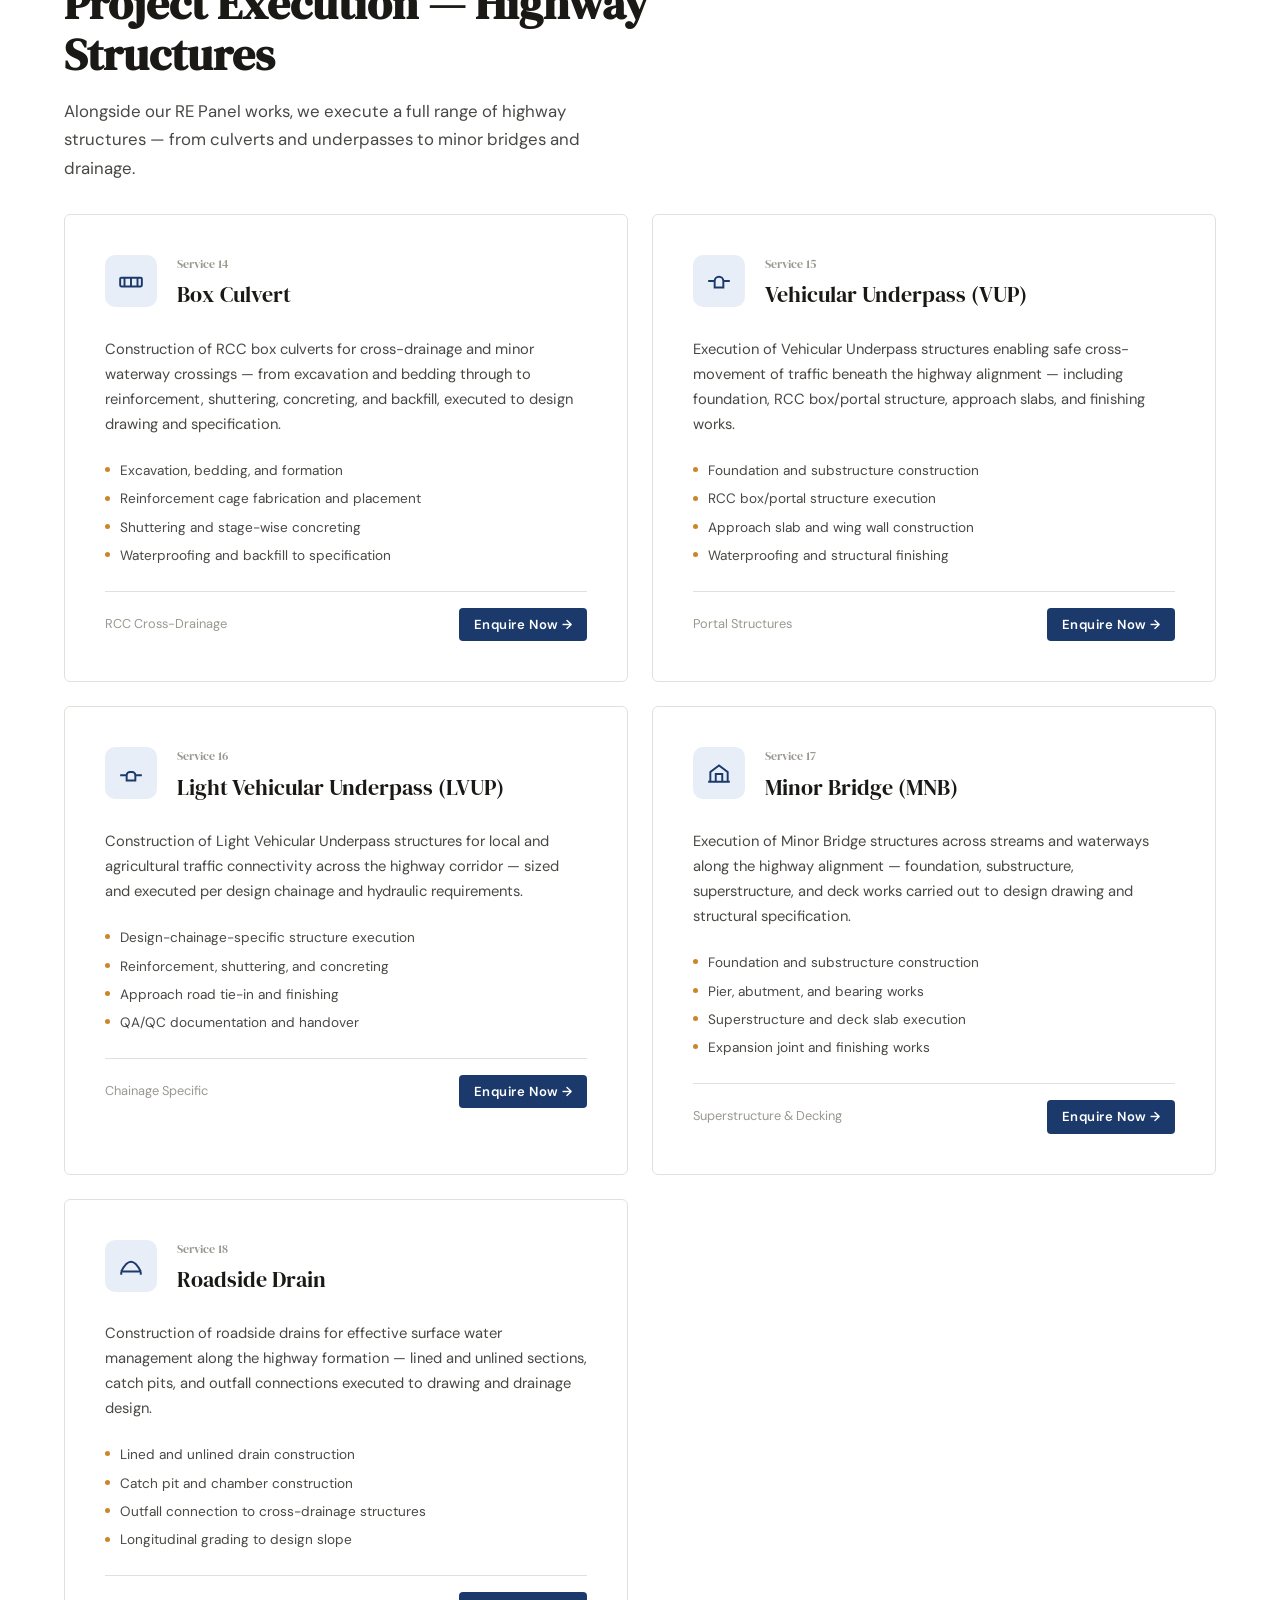
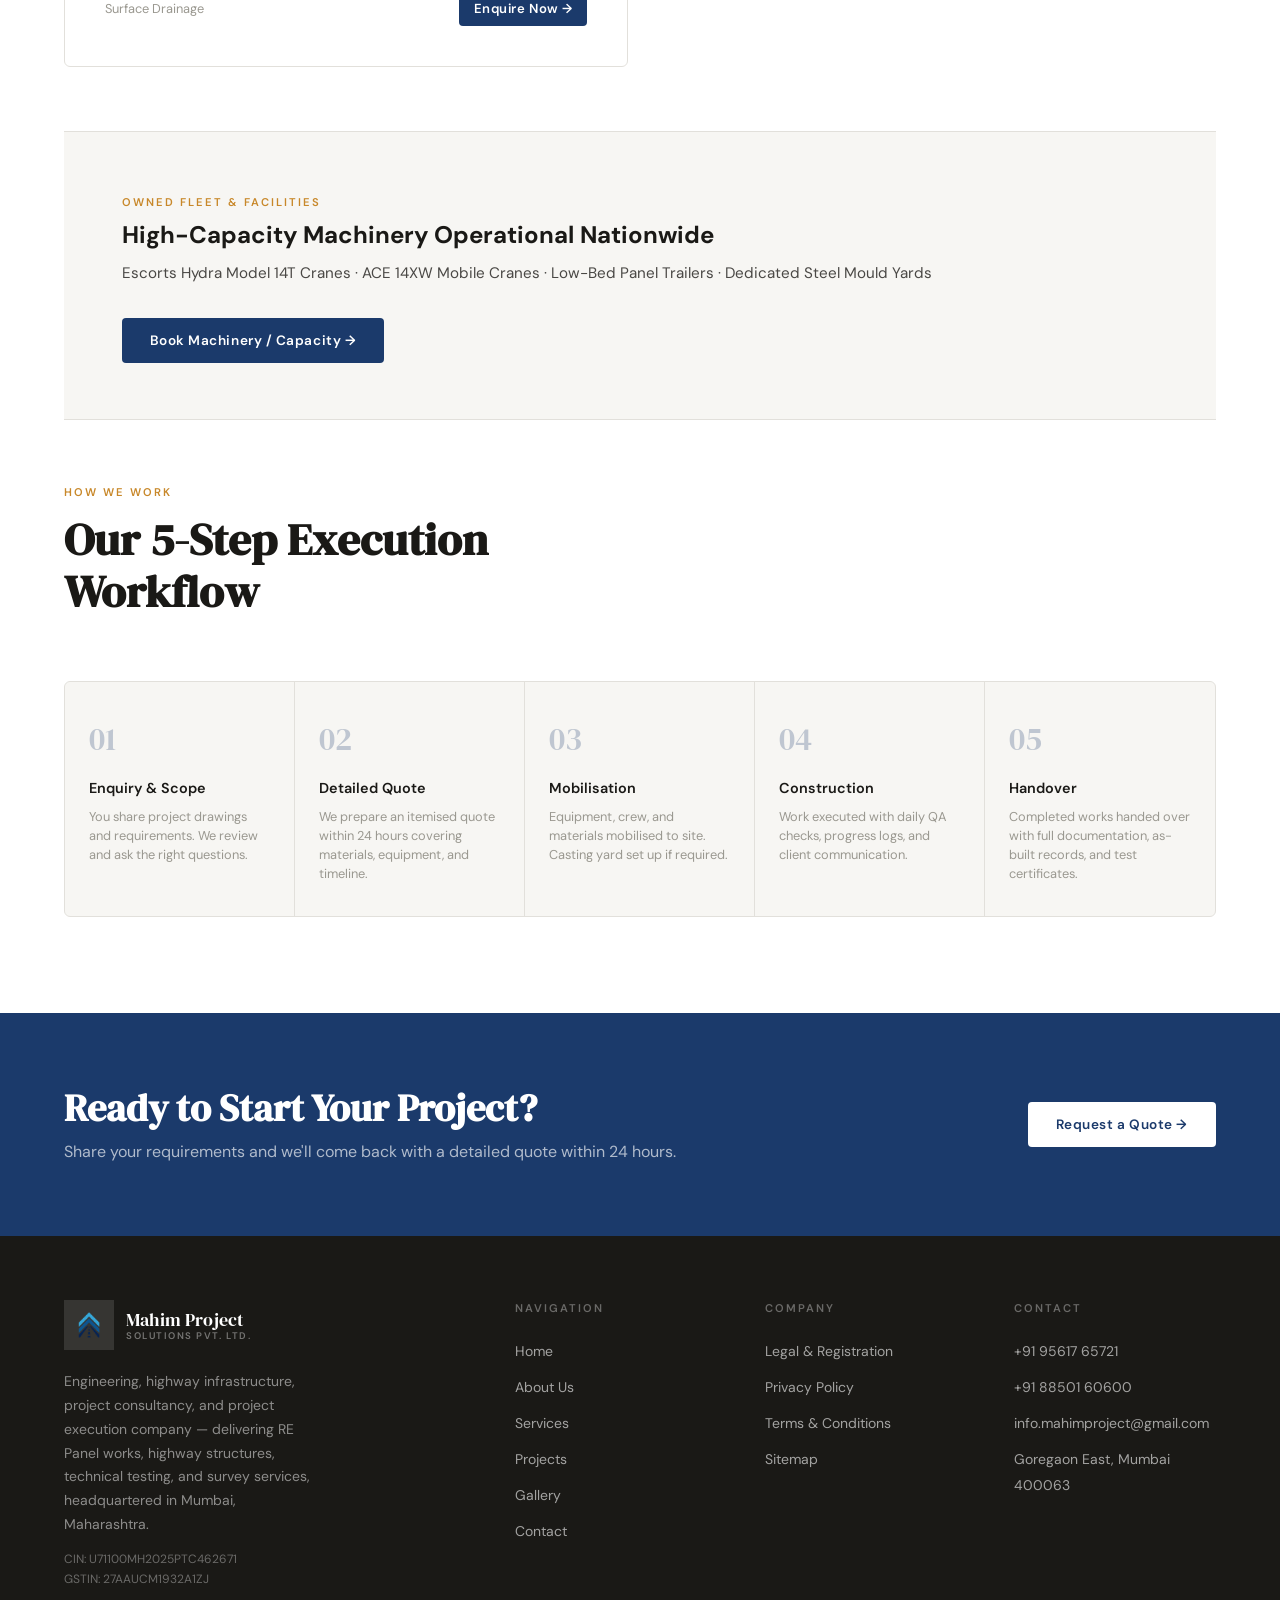
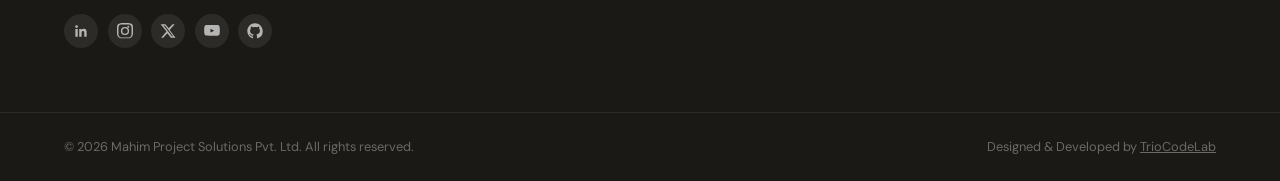
<file: services.html>
<!DOCTYPE html>
<html lang="en">
<head>
  <meta charset="UTF-8"/>
  <meta name="viewport" content="width=device-width, initial-scale=1.0"/>
  <title>Services | Mahim Project Solutions</title>
  <meta name="description" content="Services from Mahim Project Solutions: project consultancy, highway & road surveys and testing, RE panel casting and erection, project execution of culverts, underpasses, and bridges, road formation, and engineering consultancy."/>
  <link rel="canonical" href="https://www.mahimproject.com/services.html"/>
  <meta property="og:type" content="website"/>
  <meta property="og:site_name" content="Mahim Project Solutions"/>
  <meta property="og:title" content="Services | Mahim Project Solutions"/>
  <meta property="og:description" content="Services from Mahim Project Solutions: project consultancy, highway & road surveys and testing, RE panel casting and erection, project execution of culverts, underpasses, and bridges, road formation, and engineering consultancy."/>
  <meta property="og:url" content="https://www.mahimproject.com/services.html"/>
  <meta property="og:image" content="https://www.mahimproject.com/assests/images/gallery/21.jpeg"/>
  <meta name="twitter:card" content="summary_large_image"/>
  <meta name="twitter:title" content="Services | Mahim Project Solutions"/>
  <meta name="twitter:description" content="Services from Mahim Project Solutions: project consultancy, highway & road surveys and testing, RE panel casting and erection, project execution of culverts, underpasses, and bridges, road formation, and engineering consultancy."/>
  <meta name="twitter:image" content="https://www.mahimproject.com/assests/images/gallery/21.jpeg"/>
  <!-- Favicon for Browser Tabs -->
  <link rel="icon" type="image/x-icon" href="assests/images/logo/logo_3.ico"/>

  <!-- High-Res Icon for Google Search & Mobile Home Screens -->
  <link rel="icon" type="image/jpeg" sizes="192x192" href="assests/images/logo/logo_2.jpeg"/>
  <link rel="apple-touch-icon" sizes="180x180" href="assests/images/logo/logo_2.jpeg"/>
  <link rel="stylesheet" href="assests/css/style.css"/>
  <link rel="stylesheet" href="assests/css/pages.css"/>
  <link rel="stylesheet" href="assests/css/components.css"/>
  <link rel="stylesheet" href="assests/css/responsive.css"/>
  <style>
    /* Injected Styling Enhancements for Services Page */
    .page-hero {
      background: linear-gradient(135deg, #0f172a 0%, #1e293b 100%);
      color: #ffffff;
      padding: 4.5rem 5% 3.5rem 5%;
      text-align: center;
    }
    .page-hero h1 {
      font-family: 'DM Serif Display', serif;
      font-size: clamp(2.2rem, 3.5vw, 3.2rem);
      margin-bottom: 0.75rem;
      color: #ffffff;
    }
    .page-hero p {
      color: rgba(255, 255, 255, 0.82);
      max-width: 720px;
      margin: 0 auto;
      font-size: 1.05rem;
      line-height: 1.6;
    }
    .category-nav {
      display: flex;
      justify-content: center;
      gap: 1rem;
      margin-top: 2rem;
      flex-wrap: wrap;
    }
    .cat-btn {
      background: rgba(255, 255, 255, 0.1);
      color: #ffffff;
      border: 1px solid rgba(255, 255, 255, 0.2);
      padding: 0.5rem 1.25rem;
      border-radius: 30px;
      font-size: 0.88rem;
      font-weight: 500;
      text-decoration: none;
      transition: all 0.2s ease;
    }
    .cat-btn:hover {
      background: var(--blue, #2563eb);
      color: #ffffff;
      border-color: var(--blue, #2563eb);
    }
    .svc-card-footer {
      margin-top: 1.5rem;
      padding-top: 1rem;
      border-top: 1px solid var(--border, #e2e8f0);
      display: flex;
      justify-content: space-between;
      align-items: center;
    }
    .svc-card-footer .btn-sm {
      font-size: 0.82rem;
      padding: 0.4rem 0.9rem;
    }
    .equipment-strip {
      background: var(--off-white, #f8fafc);
      padding: 3.5rem 5%;
      border-top: 1px solid var(--border, #e2e8f0);
      border-bottom: 1px solid var(--border, #e2e8f0);
      margin: 4rem 0;
    }
    .floating-actions {
      position: fixed;
      bottom: 20px;
      right: 20px;
      z-index: 99;
      display: flex;
      flex-direction: column;
      gap: 10px;
    }
    .float-btn {
      width: 48px;
      height: 48px;
      border-radius: 50%;
      display: flex;
      align-items: center;
      justify-content: center;
      color: #fff;
      box-shadow: 0 4px 12px rgba(0,0,0,0.15);
      transition: transform 0.2s;
    }
    .float-btn:hover {
      transform: scale(1.08);
      color: #fff;
    }
    .float-wa { background: #25D366; }
    .float-call { background: var(--blue, #2563eb); }
  </style>
</head>
<body>

<nav>
  <a href="index.html" class="nav-logo">
    <div class="nav-logo-mark"><img src="assests/images/logo/company_logo.png" alt="Mahim Project Solutions logo" width="46" height="46"></div>
    <div class="nav-logo-text">
      <span class="nav-logo-name">Mahim Project</span>
      <span class="nav-logo-sub">Solutions Pvt. Ltd.</span>
    </div>
  </a>
  <ul class="nav-links" id="navLinks">
    <li><a href="index.html">Home</a></li>
    <li><a href="about.html">About</a></li>
    <li><a href="services.html" class="active">Services</a></li>
    <li><a href="projects.html">Projects</a></li>
    <li><a href="gallery.html">Gallery</a></li>
    <li><a href="legal.html">Legal</a></li>
    <li><a href="contact.html">Contact</a></li>
  </ul>
  <div class="nav-right">
    <a href="contact.html" class="btn btn-primary">Get a Quote</a>
  </div>
  <div class="hamburger" id="hamburger"><span></span><span></span><span></span></div>
</nav>

<!-- ══════════════ PAGE HERO HEADER ══════════════ -->
<header class="page-hero">
  <h1>Engineering &amp; Infrastructure Services</h1>
  <p>End-to-end highway solutions — spanning RE Panel casting &amp; erection, technical pavement testing, independent consultancy, and structural execution compliant with IS &amp; MORTH standards.</p>
  
  <div class="category-nav">
    <a href="#section-re" class="cat-btn">RE Panels &amp; Works</a>
    <a href="#section-consultancy" class="cat-btn">Testing &amp; Consultancy</a>
    <a href="#section-structures" class="cat-btn">Structural Execution</a>
    <a href="#section-process" class="cat-btn">Execution Process</a>
  </div>
</header>

<div class="section" id="section-re" style="padding-top: 3rem;">
  <div class="section-header anim" style="margin-bottom:2rem;">
    <span class="label">Core Execution</span>
    <h2>RE Panel &amp; Earthwork Solutions</h2>
    <p>In-house casting yards, fleet-owned cranes, and certified rigging teams for reinforced earth structures.</p>
  </div>

  <div class="services-full-grid">

    <div class="service-card-full anim">
      <div class="svc-header">
        <div class="svc-icon"><svg viewBox="0 0 24 24" fill="none" stroke="currentColor" stroke-width="1.8"><rect x="2" y="7" width="20" height="14" rx="2"/><path d="M16 7V5a2 2 0 0 0-2-2h-4a2 2 0 0 0-2 2v2"/><line x1="12" y1="12" x2="12" y2="16"/><line x1="10" y1="14" x2="14" y2="14"/></svg></div>
        <div><span class="svc-num">Service 01</span><div class="svc-title">Casting of RE Panels</div></div>
      </div>
      <p class="svc-desc">Our in-house casting facility produces Reinforced Earth facing panels using precision steel proprietary moulds. Every batch is produced with M40/M45 grade concrete, certified rebar cages, and full wet curing before quality sign-off. Panels are stacked, marked, and dispatched to site on schedule.</p>
      <ul class="svc-features">
        <li>Dedicated casting yard with steel proprietary moulds</li>
        <li>M40 / M45 grade concrete per project specification</li>
        <li>Rebar cage fabrication, assembly, and placement</li>
        <li>Wet curing, visual and dimensional inspection</li>
        <li>Batch records and material test documentation</li>
        <li>Organised stacking, marking, and site dispatch</li>
      </ul>
      <div class="svc-card-footer">
        <span style="font-size:0.8rem; color:var(--muted);">IS Code Compliant</span>
        <a href="contact.html?service=Casting+of+RE+Panels" class="btn btn-primary btn-sm">Enquire Now &rarr;</a>
      </div>
    </div>

    <div class="service-card-full anim anim-d1">
      <div class="svc-header">
        <div class="svc-icon"><svg viewBox="0 0 24 24" fill="none" stroke="currentColor" stroke-width="1.8"><path d="M12 2L2 7l10 5 10-5-10-5z"/><path d="M2 17l10 5 10-5"/><path d="M2 12l10 5 10-5"/></svg></div>
        <div><span class="svc-num">Service 02</span><div class="svc-title">Erection of RE Panels</div></div>
      </div>
      <p class="svc-desc">Expert installation of RE wall panels using Escorts Hydra Model 14T and ACE mobile cranes operated by certified riggers. We ensure precise plumb and level placement for every panel, correct geogrid layer installation at design-specified intervals, engineered fill compaction, and final structural alignment sign-off.</p>
      <ul class="svc-features">
        <li>Escorts Hydra Model 14T and ACE 14XW crane operations</li>
        <li>Certified riggers and trained installation crew</li>
        <li>Panel plumb and level setting with survey instruments</li>
        <li>Geogrid installation at specified spacing intervals</li>
        <li>Engineered fill placement and compaction testing</li>
        <li>Final alignment, coping, and structural sign-off</li>
      </ul>
      <div class="svc-card-footer">
        <span style="font-size:0.8rem; color:var(--muted);">Fleet Owned Machinery</span>
        <a href="contact.html?service=Erection+of+RE+Panels" class="btn btn-primary btn-sm">Enquire Now &rarr;</a>
      </div>
    </div>

    <div class="service-card-full anim anim-d2">
      <div class="svc-header">
        <div class="svc-icon"><svg viewBox="0 0 24 24" fill="none" stroke="currentColor" stroke-width="1.8"><path d="M3 9l9-7 9 7v11a2 2 0 0 1-2 2H5a2 2 0 0 1-2-2z"/><polyline points="9 22 9 12 15 12 15 22"/></svg></div>
        <div><span class="svc-num">Service 03</span><div class="svc-title">Level Pad Construction</div></div>
      </div>
      <p class="svc-desc">We construct precision PCC level pad foundations at the base of RE walls. These pads are critical to correct panel bearing and long-term structural performance. Our surveying teams use laser levels to ensure the pad is set at exactly the specified elevation before any panel is erected.</p>
      <ul class="svc-features">
        <li>Trench excavation to design depth and width</li>
        <li>Surveying and laser level marking</li>
        <li>PCC level pad casting with correct grade concrete</li>
        <li>Elevation set to design drawing specification</li>
        <li>Curing and inspection record before erection begins</li>
      </ul>
      <div class="svc-card-footer">
        <span style="font-size:0.8rem; color:var(--muted);">Laser Guided Survey</span>
        <a href="contact.html?service=Level+Pad+Construction" class="btn btn-primary btn-sm">Enquire Now &rarr;</a>
      </div>
    </div>

    <div class="service-card-full anim anim-d3">
      <div class="svc-header">
        <div class="svc-icon"><svg viewBox="0 0 24 24" fill="none" stroke="currentColor" stroke-width="1.8"><path d="M2 20h20M4 20V10l8-8 8 8v10"/></svg></div>
        <div><span class="svc-num">Service 04</span><div class="svc-title">Road Formation &amp; Earthwork</div></div>
      </div>
      <p class="svc-desc">Complete road formation services including bulk earthwork, embankment construction, and subgrade preparation. We operate motorgraders, vibratory compactors, and tippers to build stable road formations ready to receive pavement layers. Compaction is tested and documented to specified Proctor density.</p>
      <ul class="svc-features">
        <li>Bulk earthwork, cut, and fill operations</li>
        <li>Embankment construction and shaping</li>
        <li>Motorgrader profiling — camber and cross-fall</li>
        <li>Compaction to specified Modified Proctor density</li>
        <li>Subgrade trimming and level check</li>
      </ul>
      <div class="svc-card-footer">
        <span style="font-size:0.8rem; color:var(--muted);">Proctor Tested Compaction</span>
        <a href="contact.html?service=Road+Formation" class="btn btn-primary btn-sm">Enquire Now &rarr;</a>
      </div>
    </div>

    <div class="service-card-full anim">
      <div class="svc-header">
        <div class="svc-icon"><svg viewBox="0 0 24 24" fill="none" stroke="currentColor" stroke-width="1.8"><rect x="1" y="3" width="15" height="13" rx="1"/><path d="M16 8h4l3 3v5h-7V8z"/><circle cx="5.5" cy="18.5" r="2.5"/><circle cx="18.5" cy="18.5" r="2.5"/></svg></div>
        <div><span class="svc-num">Service 05</span><div class="svc-title">Panel Transport &amp; Logistics</div></div>
      </div>
      <p class="svc-desc">We manage the complete logistics chain from casting yard to site — transporting heavy RE panels on low-bed trailers, coordinating route surveys, managing oversized load permits, and organising on-site panel stacking and sequencing for efficient erection.</p>
      <ul class="svc-features">
        <li>Low-bed trailer transport for RE panels</li>
        <li>Route survey and over-dimensional load permits</li>
        <li>On-site panel numbering, stacking, and management</li>
        <li>Aggregate, fill, and concrete material haulage</li>
        <li>Equipment mobilisation and de-mobilisation</li>
      </ul>
      <div class="svc-card-footer">
        <span style="font-size:0.8rem; color:var(--muted);">Low-Bed Trailer Fleet</span>
        <a href="contact.html?service=Panel+Transport" class="btn btn-primary btn-sm">Enquire Now &rarr;</a>
      </div>
    </div>

    <div class="service-card-full anim anim-d1">
      <div class="svc-header">
        <div class="svc-icon"><svg viewBox="0 0 24 24" fill="none" stroke="currentColor" stroke-width="1.8"><path d="M14 2H6a2 2 0 0 0-2 2v16a2 2 0 0 2 2h12a2 2 0 0 0 2-2V8z"/><polyline points="14 2 14 8 20 8"/><line x1="16" y1="13" x2="8" y2="13"/><line x1="16" y1="17" x2="8" y2="17"/><polyline points="10 9 9 9 8 9"/></svg></div>
        <div><span class="svc-num">Service 06</span><div class="svc-title">Project Management &amp; QA</div></div>
      </div>
      <p class="svc-desc">Our site engineers and project managers oversee every stage of construction with rigorous QA/QC procedures. We maintain complete documentation — material test certificates, pour records, inspection checklists, and progress photographs — all organised for client submission and record.</p>
      <ul class="svc-features">
        <li>Dedicated site engineer and supervisors on each project</li>
        <li>Daily progress logs and site photography</li>
        <li>QA/QC documentation and checklists</li>
        <li>Third-party laboratory test coordination</li>
        <li>Weekly client progress reports</li>
        <li>As-built records and DPR submission</li>
      </ul>
      <div class="svc-card-footer">
        <span style="font-size:0.8rem; color:var(--muted);">Daily Photo DPRs</span>
        <a href="contact.html?service=Project+Management" class="btn btn-primary btn-sm">Enquire Now &rarr;</a>
      </div>
    </div>

    <div class="service-card-full anim anim-d2">
      <div class="svc-header">
        <div class="svc-icon"><svg viewBox="0 0 24 24" fill="none" stroke="currentColor" stroke-width="1.8"><path d="M3 21h18M5 21V7l7-4 7 4v14M9 21v-6h6v6"/></svg></div>
        <div><span class="svc-num">Service 07</span><div class="svc-title">Architectural Design &amp; Planning</div></div>
      </div>
      <p class="svc-desc">Beyond execution, our team supports clients with architectural design and planning services &mdash; helping shape a project from concept through to a buildable, compliant design ready for site.</p>
      <ul class="svc-features">
        <li>Concept design and site planning</li>
        <li>Drawing preparation and documentation</li>
        <li>Regulatory and approval coordination</li>
      </ul>
      <div class="svc-card-footer">
        <span style="font-size:0.8rem; color:var(--muted);">Concept To Compliance</span>
        <a href="contact.html?service=Architectural+Design" class="btn btn-primary btn-sm">Enquire Now &rarr;</a>
      </div>
    </div>

    <div class="service-card-full anim anim-d3">
      <div class="svc-header">
        <div class="svc-icon"><svg viewBox="0 0 24 24" fill="none" stroke="currentColor" stroke-width="1.8"><path d="M9 3H5a2 2 0 0 0-2 2v4m6-6h10a2 2 0 0 1 2 2v4M3 15v4a2 2 0 0 0 2 2h4m10-6v4a2 2 0 0 1-2 2h-4"/><circle cx="12" cy="12" r="3"/></svg></div>
        <div><span class="svc-num">Service 08</span><div class="svc-title">Engineering Consultancy &amp; Technical Testing</div></div>
      </div>
      <p class="svc-desc">Our engineering consultancy service supports clients with technical testing and analysis &mdash; giving confidence in material quality, structural performance, and compliance before and during construction.</p>
      <ul class="svc-features">
        <li>Engineering consultancy and technical advisory</li>
        <li>Technical testing and analysis coordination</li>
        <li>Compliance review against IS codes and IRC and MoRTH standards</li>
      </ul>
      <div class="svc-card-footer">
        <span style="font-size:0.8rem; color:var(--muted);">Third-Party Certified</span>
        <a href="contact.html?service=Engineering+Consultancy" class="btn btn-primary btn-sm">Enquire Now &rarr;</a>
      </div>
    </div>
  </div>

  <!-- Project Consultancy -->
  <div id="section-consultancy" style="margin-top:5rem;">
    <div class="section-header anim" style="margin-bottom:2rem;">
      <span class="label">Advisory Services</span>
      <h2>Project Consultancy &amp; Technical Testing</h2>
      <p>Independent technical consultancy supporting highway and infrastructure projects at every stage &mdash; from survey and testing through to supervision.</p>
    </div>
    <div class="services-full-grid">

      <div class="service-card-full anim" id="service-09">
        <div class="svc-header">
          <div class="svc-icon"><svg viewBox="0 0 24 24" fill="none" stroke="currentColor" stroke-width="1.8"><path d="M4 19h16M4 19V9l4-3 4 3 4-3 4 3v10"/><line x1="8" y1="19" x2="8" y2="13"/><line x1="16" y1="19" x2="16" y2="13"/></svg></div>
          <div><span class="svc-num">Service 09</span><div class="svc-title">Highway &amp; Road Project Consultancy</div></div>
        </div>
        <p class="svc-desc">End-to-end technical consultancy for highway and road projects, covering feasibility, design review, specification compliance, and construction supervision. Suited to project authorities, EPC contractors, and concessionaires who need an independent technical partner across the project lifecycle.</p>
        <ul class="svc-features">
          <li>Feasibility and technical due diligence</li>
          <li>Design and drawing review against IRC/MoRTH standards</li>
          <li>Specification and BOQ compliance checks</li>
          <li>Construction stage supervision and reporting</li>
        </ul>
        <div class="svc-card-footer">
          <span style="font-size:0.8rem; color:var(--muted);">IRC/MoRTH Standards</span>
          <a href="contact.html?service=Highway+Project+Consultancy" class="btn btn-primary btn-sm">Request Consultancy &rarr;</a>
        </div>
      </div>

      <div class="service-card-full anim anim-d1">
        <div class="svc-header">
          <div class="svc-icon"><svg viewBox="0 0 24 24" fill="none" stroke="currentColor" stroke-width="1.8"><rect x="3" y="8" width="14" height="8" rx="1"/><path d="M17 10h2l2 2v4h-4"/><circle cx="7" cy="18" r="1.5"/><circle cx="17" cy="18" r="1.5"/></svg></div>
          <div><span class="svc-num">Service 10</span><div class="svc-title">NSV Survey</div></div>
        </div>
        <p class="svc-desc">Network Survey Vehicle (NSV) surveys for rapid, high-speed pavement condition assessment &mdash; capturing roughness, rutting, cracking, and texture data across long highway stretches. Ideal for project authorities and maintenance agencies needing objective, network-level pavement condition data for planning and budgeting.</p>
        <ul class="svc-features">
          <li>High-speed roughness (IRI) and rutting measurement</li>
          <li>Crack and texture data capture</li>
          <li>Network-level condition reporting</li>
          <li>Data suitable for pavement management systems</li>
        </ul>
        <div class="svc-card-footer">
          <span style="font-size:0.8rem; color:var(--muted);">High-Speed IRI Measurement</span>
          <a href="contact.html?service=NSV+Survey" class="btn btn-primary btn-sm">Request Survey &rarr;</a>
        </div>
      </div>

      <div class="service-card-full anim anim-d2">
        <div class="svc-header">
          <div class="svc-icon"><svg viewBox="0 0 24 24" fill="none" stroke="currentColor" stroke-width="1.8"><circle cx="12" cy="12" r="9"/><line x1="12" y1="7" x2="12" y2="12"/><line x1="12" y1="12" x2="15.5" y2="15"/></svg></div>
          <div><span class="svc-num">Service 11</span><div class="svc-title">FWD Test</div></div>
        </div>
        <p class="svc-desc">Falling Weight Deflectometer (FWD) testing to evaluate the structural strength and load-bearing capacity of existing pavements. Useful for consultants and contractors assessing overlay design requirements or verifying pavement performance before handover.</p>
        <ul class="svc-features">
          <li>Structural evaluation of flexible pavements</li>
          <li>Deflection basin measurement at design chainages</li>
          <li>Back-calculation of layer moduli</li>
          <li>Overlay design input reports</li>
        </ul>
        <div class="svc-card-footer">
          <span style="font-size:0.8rem; color:var(--muted);">Moduli Back-calculation</span>
          <a href="contact.html?service=FWD+Test" class="btn btn-primary btn-sm">Request Testing &rarr;</a>
        </div>
      </div>

      <div class="service-card-full anim anim-d3">
        <div class="svc-header">
          <div class="svc-icon"><svg viewBox="0 0 24 24" fill="none" stroke="currentColor" stroke-width="1.8"><path d="M9 3v4M15 3v4M4 21V9h16v12H4z"/><path d="M4 9l3-5h10l3 5"/></svg></div>
          <div><span class="svc-num">Service 12</span><div class="svc-title">NDT Test</div></div>
        </div>
        <p class="svc-desc">Non-Destructive Testing (NDT) of concrete and structural elements using rebound hammer, ultrasonic pulse velocity, and cover meter methods &mdash; assessing strength and integrity without damaging the structure. Suited to clients requiring structural health assessment of existing bridges, culverts, and buildings.</p>
        <ul class="svc-features">
          <li>Rebound hammer and UPV testing</li>
          <li>Rebar cover and corrosion assessment</li>
          <li>Concrete strength estimation</li>
          <li>Structural condition assessment reports</li>
        </ul>
        <div class="svc-card-footer">
          <span style="font-size:0.8rem; color:var(--muted);">UPV &amp; Rebound Testing</span>
          <a href="contact.html?service=NDT+Test" class="btn btn-primary btn-sm">Request Testing &rarr;</a>
        </div>
      </div>

      <div class="service-card-full anim anim-d4">
        <div class="svc-header">
          <div class="svc-icon"><svg viewBox="0 0 24 24" fill="none" stroke="currentColor" stroke-width="1.8"><path d="M4 4h16v4H4zM4 12h10v4H4zM4 20h6"/></svg></div>
          <div><span class="svc-num">Service 13</span><div class="svc-title">MBIU Supervision</div></div>
        </div>
        <p class="svc-desc">Major Bridge Inspection Unit (MBIU) supervision for detailed inspection and condition assessment of major bridges. Our engineers support principal inspection, defect mapping, and reporting for project authorities and asset owners managing bridge maintenance programmes.</p>
        <ul class="svc-features">
          <li>Principal and routine bridge inspection supervision</li>
          <li>Defect identification and mapping</li>
          <li>MBIU deployment coordination</li>
          <li>Condition rating and inspection reports</li>
        </ul>
        <div class="svc-card-footer">
          <span style="font-size:0.8rem; color:var(--muted);">Major Bridge Assets</span>
          <a href="contact.html?service=MBIU+Supervision" class="btn btn-primary btn-sm">Request Supervision &rarr;</a>
        </div>
      </div>

    </div>
  </div>

  <!-- Project Execution — Structures -->
  <div id="section-structures" style="margin-top:5rem;">
    <div class="section-header anim" style="margin-bottom:2rem;">
      <span class="label">Civil Execution</span>
      <h2>Project Execution &mdash; Highway Structures</h2>
      <p>Alongside our RE Panel works, we execute a full range of highway structures &mdash; from culverts and underpasses to minor bridges and drainage.</p>
    </div>
    <div class="services-full-grid">

      <div class="service-card-full anim" id="service-14">
        <div class="svc-header">
          <div class="svc-icon"><svg viewBox="0 0 24 24" fill="none" stroke="currentColor" stroke-width="1.8"><rect x="2" y="9" width="20" height="8" rx="1"/><line x1="6" y1="9" x2="6" y2="17"/><line x1="18" y1="9" x2="18" y2="17"/><line x1="12" y1="9" x2="12" y2="17"/></svg></div>
          <div><span class="svc-num">Service 14</span><div class="svc-title">Box Culvert</div></div>
        </div>
        <p class="svc-desc">Construction of RCC box culverts for cross-drainage and minor waterway crossings &mdash; from excavation and bedding through to reinforcement, shuttering, concreting, and backfill, executed to design drawing and specification.</p>
        <ul class="svc-features">
          <li>Excavation, bedding, and formation</li>
          <li>Reinforcement cage fabrication and placement</li>
          <li>Shuttering and stage-wise concreting</li>
          <li>Waterproofing and backfill to specification</li>
        </ul>
        <div class="svc-card-footer">
          <span style="font-size:0.8rem; color:var(--muted);">RCC Cross-Drainage</span>
          <a href="contact.html?service=Box+Culvert" class="btn btn-primary btn-sm">Enquire Now &rarr;</a>
        </div>
      </div>

      <div class="service-card-full anim anim-d1">
        <div class="svc-header">
          <div class="svc-icon"><svg viewBox="0 0 24 24" fill="none" stroke="currentColor" stroke-width="1.8"><path d="M2 12h6M16 12h6M8 12a4 4 0 0 1 4-4h0a4 4 0 0 1 4 4v6H8z"/></svg></div>
          <div><span class="svc-num">Service 15</span><div class="svc-title">Vehicular Underpass (VUP)</div></div>
        </div>
        <p class="svc-desc">Execution of Vehicular Underpass structures enabling safe cross-movement of traffic beneath the highway alignment &mdash; including foundation, RCC box/portal structure, approach slabs, and finishing works.</p>
        <ul class="svc-features">
          <li>Foundation and substructure construction</li>
          <li>RCC box/portal structure execution</li>
          <li>Approach slab and wing wall construction</li>
          <li>Waterproofing and structural finishing</li>
        </ul>
        <div class="svc-card-footer">
          <span style="font-size:0.8rem; color:var(--muted);">Portal Structures</span>
          <a href="contact.html?service=Vehicular+Underpass" class="btn btn-primary btn-sm">Enquire Now &rarr;</a>
        </div>
      </div>

      <div class="service-card-full anim anim-d2">
        <div class="svc-header">
          <div class="svc-icon"><svg viewBox="0 0 24 24" fill="none" stroke="currentColor" stroke-width="1.8"><path d="M2 14h6M16 14h6M8 14a3 3 0 0 1 3-3h2a3 3 0 0 1 3 3v5H8z"/></svg></div>
          <div><span class="svc-num">Service 16</span><div class="svc-title">Light Vehicular Underpass (LVUP)</div></div>
        </div>
        <p class="svc-desc">Construction of Light Vehicular Underpass structures for local and agricultural traffic connectivity across the highway corridor &mdash; sized and executed per design chainage and hydraulic requirements.</p>
        <ul class="svc-features">
          <li>Design-chainage-specific structure execution</li>
          <li>Reinforcement, shuttering, and concreting</li>
          <li>Approach road tie-in and finishing</li>
          <li>QA/QC documentation and handover</li>
        </ul>
        <div class="svc-card-footer">
          <span style="font-size:0.8rem; color:var(--muted);">Chainage Specific</span>
          <a href="contact.html?service=LVUP" class="btn btn-primary btn-sm">Enquire Now &rarr;</a>
        </div>
      </div>

      <div class="service-card-full anim anim-d3">
        <div class="svc-header">
          <div class="svc-icon"><svg viewBox="0 0 24 24" fill="none" stroke="currentColor" stroke-width="1.8"><path d="M2 20h20M4 20V11l8-6 8 6v9M9 20v-7h6v7"/></svg></div>
          <div><span class="svc-num">Service 17</span><div class="svc-title">Minor Bridge (MNB)</div></div>
        </div>
        <p class="svc-desc">Execution of Minor Bridge structures across streams and waterways along the highway alignment &mdash; foundation, substructure, superstructure, and deck works carried out to design drawing and structural specification.</p>
        <ul class="svc-features">
          <li>Foundation and substructure construction</li>
          <li>Pier, abutment, and bearing works</li>
          <li>Superstructure and deck slab execution</li>
          <li>Expansion joint and finishing works</li>
        </ul>
        <div class="svc-card-footer">
          <span style="font-size:0.8rem; color:var(--muted);">Superstructure &amp; Decking</span>
          <a href="contact.html?service=Minor+Bridge" class="btn btn-primary btn-sm">Enquire Now &rarr;</a>
        </div>
      </div>

      <div class="service-card-full anim anim-d4">
        <div class="svc-header">
          <div class="svc-icon"><svg viewBox="0 0 24 24" fill="none" stroke="currentColor" stroke-width="1.8"><path d="M3 17c3-6 6-9 9-9s6 3 9 9M3 17h18M3 17v3M21 17v3"/></svg></div>
          <div><span class="svc-num">Service 18</span><div class="svc-title">Roadside Drain</div></div>
        </div>
        <p class="svc-desc">Construction of roadside drains for effective surface water management along the highway formation &mdash; lined and unlined sections, catch pits, and outfall connections executed to drawing and drainage design.</p>
        <ul class="svc-features">
          <li>Lined and unlined drain construction</li>
          <li>Catch pit and chamber construction</li>
          <li>Outfall connection to cross-drainage structures</li>
          <li>Longitudinal grading to design slope</li>
        </ul>
        <div class="svc-card-footer">
          <span style="font-size:0.8rem; color:var(--muted);">Surface Drainage</span>
          <a href="contact.html?service=Roadside+Drain" class="btn btn-primary btn-sm">Enquire Now &rarr;</a>
        </div>
      </div>

    </div>
  </div>

  <!-- Standards & Equipment Strip -->
  <div class="equipment-strip">
    <div style="max-width:1280px; margin: 0 auto; display: flex; align-items: center; justify-content: space-between; flex-wrap: wrap; gap: 2rem;">
      <div>
        <span class="label">Owned Fleet &amp; Facilities</span>
        <h3 style="font-size: 1.5rem; color: var(--heading, #0f172a); margin-top:0.2rem;">High-Capacity Machinery Operational Nationwide</h3>
        <p style="color: var(--body, #475569); font-size: 0.95rem; margin-top: 0.4rem;">Escorts Hydra Model 14T Cranes &middot; ACE 14XW Mobile Cranes &middot; Low-Bed Panel Trailers &middot; Dedicated Steel Mould Yards</p>
      </div>
      <a href="contact.html" class="btn btn-primary">Book Machinery / Capacity &rarr;</a>
    </div>
  </div>

  <!-- Process row -->
  <div id="section-process" style="margin-top:2rem;">
    <div class="section-header" style="margin-bottom:2rem;">
      <span class="label">How We Work</span>
      <h2>Our 5-Step Execution Workflow</h2>
    </div>
    <div class="process-row">
      <div class="process-step anim"><span class="step-num">01</span><div class="step-title">Enquiry &amp; Scope</div><div class="step-desc">You share project drawings and requirements. We review and ask the right questions.</div></div>
      <div class="process-step anim anim-d1"><span class="step-num">02</span><div class="step-title">Detailed Quote</div><div class="step-desc">We prepare an itemised quote within 24 hours covering materials, equipment, and timeline.</div></div>
      <div class="process-step anim anim-d2"><span class="step-num">03</span><div class="step-title">Mobilisation</div><div class="step-desc">Equipment, crew, and materials mobilised to site. Casting yard set up if required.</div></div>
      <div class="process-step anim anim-d3"><span class="step-num">04</span><div class="step-title">Construction</div><div class="step-desc">Work executed with daily QA checks, progress logs, and client communication.</div></div>
      <div class="process-step anim anim-d4"><span class="step-num">05</span><div class="step-title">Handover</div><div class="step-desc">Completed works handed over with full documentation, as-built records, and test certificates.</div></div>
    </div>
  </div>
</div>

<section class="cta-strip">
  <div class="inner">
    <div><h2>Ready to Start Your Project?</h2><p>Share your requirements and we'll come back with a detailed quote within 24 hours.</p></div>
    <a href="contact.html" class="btn btn-white">Request a Quote &rarr;</a>
  </div>
</section>

<!-- Floating Quick Contacts -->
<div class="floating-actions">
  <a href="https://wa.me/919561765721?text=Hello,%20I%20would%20like%20to%20enquire%20about%20a%20service." target="_blank" rel="noopener" class="float-btn float-wa" aria-label="Chat on WhatsApp" title="WhatsApp Us">
    <svg width="22" height="22" viewBox="0 0 24 24" fill="currentColor"><path d="M.057 24l1.687-6.163c-1.041-1.804-1.588-3.849-1.587-5.946.003-6.556 5.338-11.891 11.893-11.891 3.181.001 6.167 1.24 8.413 3.488 2.245 2.248 3.481 5.236 3.48 8.414-.003 6.557-5.338 11.892-11.893 11.892-1.99-.001-3.951-.5-5.688-1.448l-6.305 1.654zm6.597-3.807c1.676.995 3.276 1.591 5.392 1.592 5.448 0 9.886-4.434 9.889-9.885.002-5.462-4.415-9.89-9.881-9.892-5.452 0-9.887 4.434-9.889 9.884-.001 2.225.651 3.891 1.746 5.634l-.999 3.648 3.742-.981z"/></svg>
  </a>
  <a href="tel:+919561765721" class="float-btn float-call" aria-label="Call Us" title="Call Us Directly">
    <svg width="20" height="20" viewBox="0 0 24 24" fill="none" stroke="currentColor" stroke-width="2"><path d="M22 16.92v3a2 2 0 0 1-2.18 2 19.79 19.79 0 0 1-8.63-3.07A19.5 19.5 0 0 1 4.69 12a19.79 19.79 0 0 1-3.07-8.67A2 2 0 0 1 3.6 1.26h3a2 2 0 0 1 2 1.72 12.84 12.84 0 0 0 .7 2.81 2 2 0 0 1-.45 2.11L7.91 9A16 16 0 0 0 15 16.09l1.1-1.84a2 2 0 0 1 2.11-.45 12.84 12.84 0 0 0 2.81.7A2 2 0 0 1 22 16.92z"/></svg>
  </a>
</div>

<footer id="footer">
  <div class="footer-top">
    <div class="footer-brand">
      <div class="nav-logo" style="margin-bottom:0;">
        <div class="nav-logo-mark"><img src="assests/images/logo/company_logo.png" alt="Mahim Project Solutions logo" width="46" height="46"></div>
        <div class="nav-logo-text">
          <span class="nav-logo-name">Mahim Project</span>
          <span class="nav-logo-sub">Solutions Pvt. Ltd.</span>
        </div>
      </div>
      <p>Engineering, highway infrastructure, project consultancy, and project execution company &mdash; delivering RE Panel works, highway structures, technical testing, and survey services, headquartered in Mumbai, Maharashtra.</p>
      <p style="margin-top:0.75rem;font-size:0.75rem;color:rgba(255,255,255,0.35);">CIN: U71100MH2025PTC462671<br>GSTIN: 27AAUCM1932A1ZJ</p>
      <div class="social-links" style="margin-top:1.5rem;">
        <a href="https://www.linkedin.com/in/mahim-project-solutions-private-limited-03779a426" target="_blank" rel="noopener" aria-label="LinkedIn" title="LinkedIn"><svg viewBox="0 0 24 24" fill="currentColor"><path d="M20.45 20.45h-3.56v-5.57c0-1.33-.02-3.04-1.85-3.04-1.86 0-2.15 1.45-2.15 2.94v5.67H9.34V9h3.41v1.56h.05c.48-.9 1.64-1.85 3.38-1.85 3.6 0 4.27 2.37 4.27 5.46v6.28zM5.34 7.43a2.06 2.06 0 1 1 0-4.12 2.06 2.06 0 0 1 0 4.12zM7.12 20.45H3.56V9h3.56v11.45z"/></svg></a>
        <a href="https://www.instagram.com/mahimproject" target="_blank" rel="noopener" aria-label="Instagram" title="Instagram"><svg viewBox="0 0 24 24" fill="currentColor"><path d="M12 2.16c3.2 0 3.58.01 4.85.07 1.17.05 1.8.25 2.23.41.55.22.95.47 1.37.89.42.42.67.82.89 1.37.16.42.36 1.06.41 2.23.06 1.27.07 1.65.07 4.85s-.01 3.58-.07 4.85c-.05 1.17-.25 1.8-.41 2.23-.22.55-.47.95-.89 1.37-.42.42-.82.67-1.37.89-.42.16-1.06.36-2.23.41-1.27.06-1.65.07-4.85.07s-3.58-.01-4.85-.07c-1.17-.05-1.8-.25-2.23-.41-.55-.22-.95-.47-1.37-.89-.42-.42-.67-.82-.89-1.37-.16-.42-.36-1.06-.41-2.23-.06-1.27-.07-1.65-.07-4.85s.01-3.58.07-4.85c.05-1.17.25-1.8.41-2.23.22-.55.47-.95.89-1.37.42-.42.82-.67 1.37-.89.42-.16-1.06-.36 2.23-.41 1.27-.06 1.65-.07 4.85-.07zM12 0C8.74 0 8.33.01 7.05.07c-1.28.06-2.15.26-2.91.56-.79.31-1.46.72-2.13 1.39A5.9 5.9 0 0 0 .62 3.14c-.3.76-.5 1.63-.56 2.91C0 7.33 0 7.74 0 11s.01 3.67.06 4.95c.06 1.28.26 2.15.56 2.91.31.79.72 1.46 1.39 2.13.67.67 1.34 1.08 2.13 1.39.76.3 1.63.5 2.91.56C8.33 22.99 8.74 23 12 23s3.67-.01 4.95-.06c1.28-.06 2.15-.26 2.91-.56.79-.31 1.46-.72 2.13-1.39.67-.67 1.08-1.34 1.39-2.13.3-.76.5-1.63.56-2.91.05-1.28.06-1.69.06-4.95s-.01-3.67-.06-4.95c-.06-1.28-.26-2.15-.56-2.91a5.9 5.9 0 0 0-1.39-2.13A5.9 5.9 0 0 0 19.86.63c-.76-.3-1.63-.5-2.91-.56C15.67.01 15.26 0 12 0zm0 5.84A6.16 6.16 0 1 0 12 18.16 6.16 6.16 0 0 0 12 5.84zm0 10.16a4 4 0 1 1 0-8 4 4 0 0 1 0 8zm6.41-10.41a1.44 1.44 0 1 1-2.88 0 1.44 1.44 0 0 1 2.88 0z"/></svg></a>
        <a href="https://x.com/mahimproject" target="_blank" rel="noopener" aria-label="X (Twitter)" title="X (Twitter)"><svg viewBox="0 0 24 24" fill="currentColor"><path d="M18.9 2H22l-7.6 8.68L23.3 22h-6.9l-5.4-6.6L4.8 22H1.7l8.1-9.28L1 2h7.1l4.9 6.03L18.9 2zm-1.2 18h1.9L7.4 3.9H5.4L17.7 20z"/></svg></a>
        <a href="https://www.youtube.com/@SheikhMustkeem-s6u" target="_blank" rel="noopener" aria-label="YouTube" title="YouTube"><svg viewBox="0 0 24 24" fill="currentColor"><path d="M23.5 6.5s-.23-1.64-.94-2.36c-.9-.94-1.9-.95-2.36-1C16.9 3 12 3 12 3h-.01s-4.89 0-8.19.14c-.46.05-1.46.06-2.36 1C.73 4.86.5 6.5.5 6.5S.27 8.4.27 10.3v1.4c0 1.9.23 3.8.23 3.8s.23 1.64.94 2.36c.9.94 2.08.91 2.6 1.01C6 19.1 12 19.15 12 19.15s4.9-.01 8.2-.15c.46-.05 1.46-.06 2.36-1 .71-.72.94-2.36.94-2.36s.23-1.9.23-3.8v-1.4c0-1.9-.23-3.8-.23-3.8zM9.7 14.3V8.7l5.6 2.8-5.6 2.8z"/></svg></a>
        <a href="https://github.com/mahimproject" target="_blank" rel="noopener" aria-label="GitHub" title="GitHub"><svg viewBox="0 0 24 24" fill="currentColor"><path d="M12 .5C5.65.5.5 5.65.5 12c0 5.08 3.29 9.39 7.86 10.91.57.1.78-.25.78-.55 0-.27-.01-1.16-.02-2.11-3.2.7-3.88-1.36-3.88-1.36-.52-1.34-1.28-1.7-1.28-1.7-1.04-.72.08-.7.08-.7 1.16.08 1.77 1.19 1.77 1.19 1.03 1.77 2.7 1.26 3.36.96.1-.75.4-1.26.73-1.55-2.56-.29-5.25-1.28-5.25-5.7 0-1.26.45-2.29 1.19-3.09-.12-.29-.52-1.47.11-3.06 0 0 .97-.31 3.18 1.18a11.1 11.1 0 0 1 2.9-.39c.98 0 1.97.13 2.9.39 2.2-1.49 3.17-1.18 3.17-1.18.63 1.59.23 2.77.11 3.06.74.8 1.19 1.83 1.19 3.09 0 4.43-2.7 5.41-5.27 5.69.42.36.78 1.07.78 2.16 0 1.56-.01 2.82-.01 3.2 0 .3.2.66.79.55A10.52 10.52 0 0 0 23.5 12c0-6.35-5.15-11.5-11.5-11.5z"/></svg></a>
      </div>
    </div>
    <div class="footer-col">
      <h4>Navigation</h4>
      <ul>
        <li><a href="index.html">Home</a></li>
        <li><a href="about.html">About Us</a></li>
        <li><a href="services.html">Services</a></li>
        <li><a href="projects.html">Projects</a></li>
        <li><a href="gallery.html">Gallery</a></li>
        <li><a href="contact.html">Contact</a></li>
      </ul>
    </div>
    <div class="footer-col">
      <h4>Company</h4>
      <ul>
        <li><a href="legal.html">Legal &amp; Registration</a></li>
        <li><a href="privacy-policy.html">Privacy Policy</a></li>
        <li><a href="terms-and-conditions.html">Terms &amp; Conditions</a></li>
        <li><a href="sitemap.xml">Sitemap</a></li>
      </ul>
    </div>
    <div class="footer-col">
      <h4>Contact</h4>
      <ul>
        <li><a href="tel:+919561765721">+91 95617 65721</a></li>
        <li><a href="tel:+918850160600">+91 88501 60600</a></li>
        <li><a href="mailto:info.mahimproject@gmail.com">info.mahimproject@gmail.com</a></li>
        <li><a href="contact.html">Goregaon East, Mumbai 400063</a></li>
      </ul>
    </div>
  </div>
  <div class="footer-bottom" style="max-width:none;padding-left:5%;padding-right:5%;">
    <p>&copy; <span id="year">2026</span> Mahim Project Solutions Pvt. Ltd. All rights reserved.</p>
    <p>Designed &amp; Developed by <a href="https://triocodelab.com" target="_blank" rel="noopener" style="color:inherit;text-decoration:underline;">TrioCodeLab</a></p>
  </div>
</footer>
<script src="assests/js/navigation.js"></script>
<script src="assests/js/main.js"></script>
<script src="assests/js/animation.js"></script>
</body>
</html>
</file>
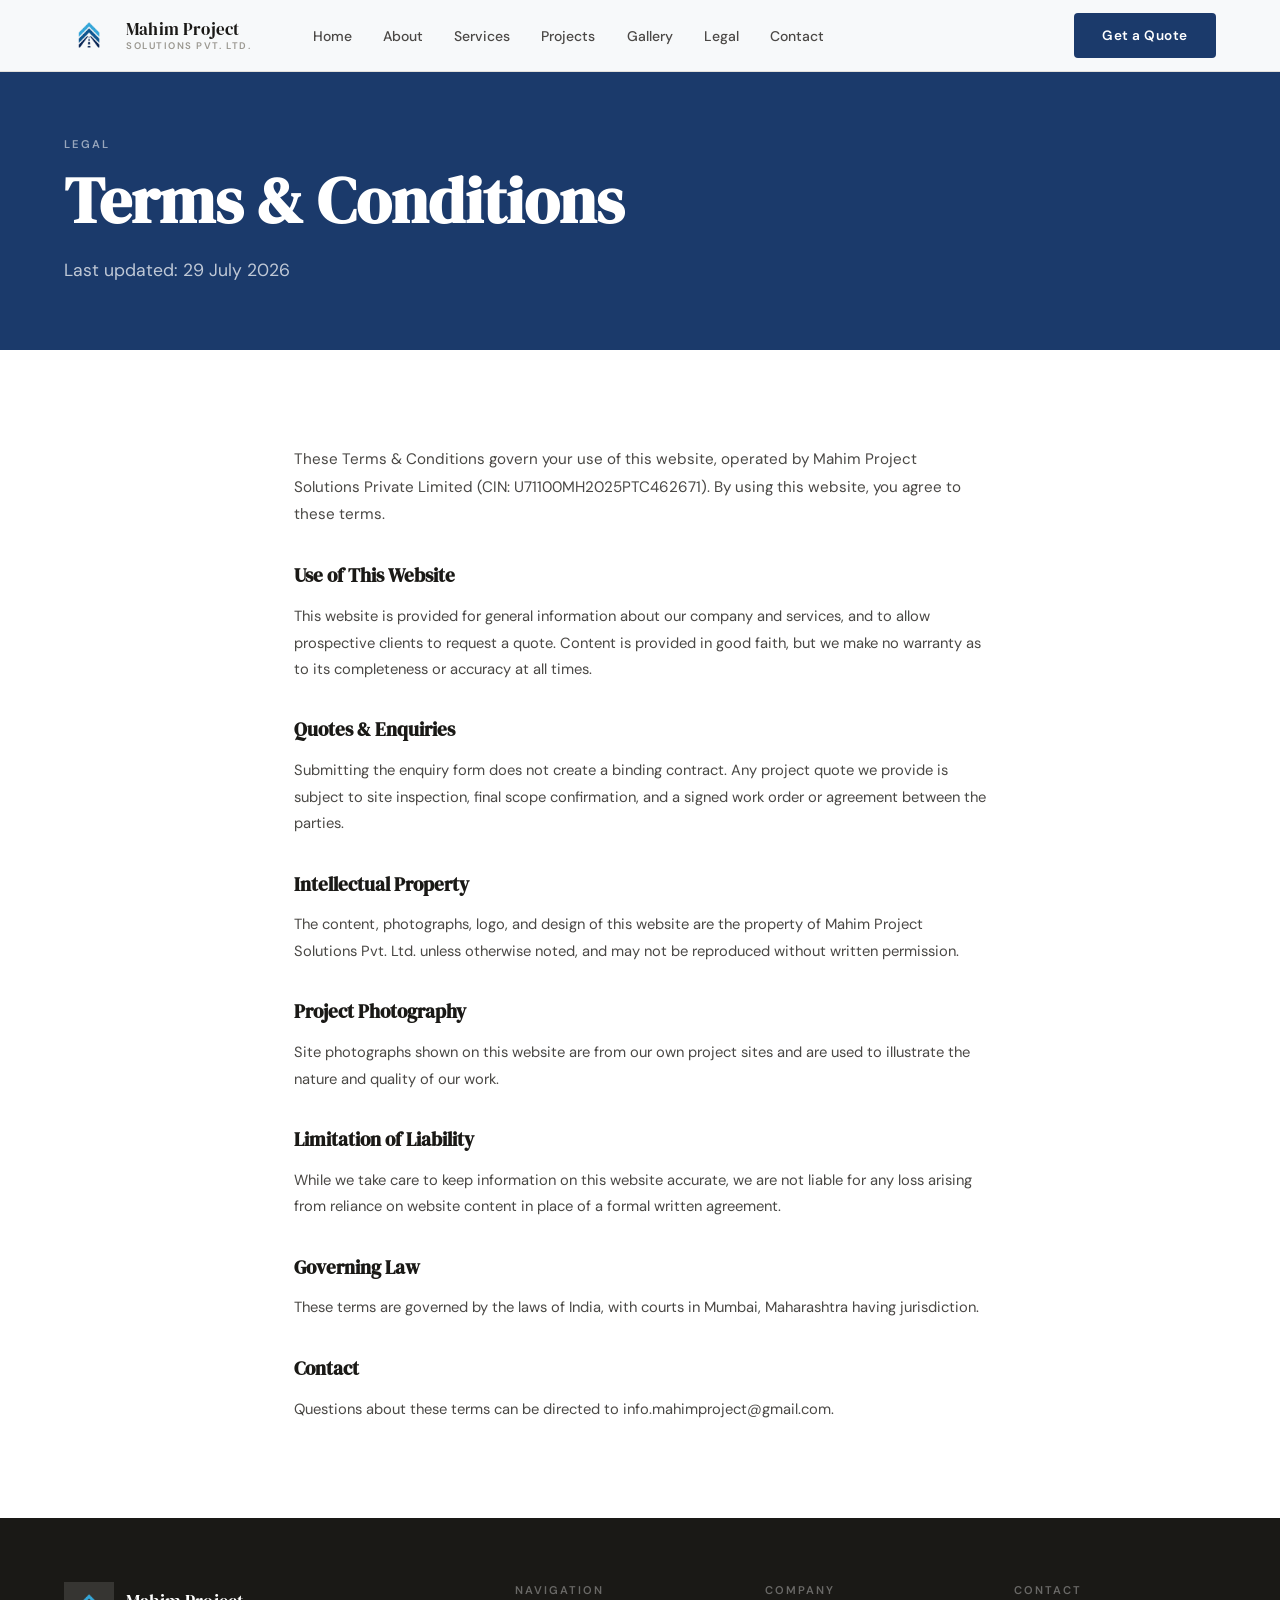
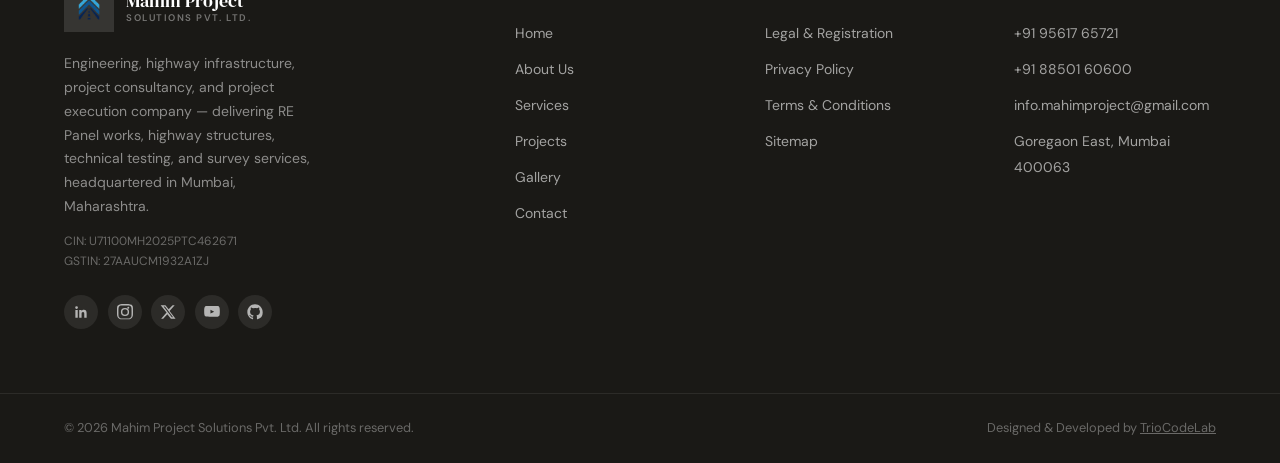
<file: terms-and-conditions.html>
<!DOCTYPE html>
<html lang="en">
<head>
  <meta charset="UTF-8"/>
  <meta name="viewport" content="width=device-width, initial-scale=1.0"/>
  <title>Terms &amp; Conditions | Mahim Project Solutions</title>
  <meta name="description" content="Terms and Conditions for use of the Mahim Project Solutions Pvt. Ltd. website."/>

  <!-- Favicon for Browser Tabs -->
  <link rel="icon" type="image/x-icon" href="assests/images/logo/logo_3.ico"/>

  <!-- High-Res Icon for Google Search & Mobile Home Screens -->
  <link rel="icon" type="image/jpeg" sizes="192x192" href="assests/images/logo/logo_2.jpeg"/>
  <link rel="apple-touch-icon" sizes="180x180" href="assests/images/logo/logo_2.jpeg"/>
  <link rel="stylesheet" href="assests/css/style.css"/>
  <link rel="stylesheet" href="assests/css/pages.css"/>
  <link rel="stylesheet" href="assests/css/components.css"/>
  <link rel="stylesheet" href="assests/css/responsive.css"/>
</head>
<body>

<nav>
  <a href="index.html" class="nav-logo">
    <div class="nav-logo-mark"><img src="assests/images/logo/company_logo.png" alt="Mahim Project Solutions logo" width="46" height="46"></div>
    <div class="nav-logo-text">
      <span class="nav-logo-name">Mahim Project</span>
      <span class="nav-logo-sub">Solutions Pvt. Ltd.</span>
    </div>
  </a>
  <ul class="nav-links" id="navLinks">
    <li><a href="index.html">Home</a></li>
    <li><a href="about.html">About</a></li>
    <li><a href="services.html">Services</a></li>
    <li><a href="projects.html">Projects</a></li>
    <li><a href="gallery.html">Gallery</a></li>
    <li><a href="legal.html">Legal</a></li>
    <li><a href="contact.html">Contact</a></li>
  </ul>
  <div class="nav-right">
    <a href="contact.html" class="btn btn-primary">Get a Quote</a>
  </div>
  <div class="hamburger" id="hamburger"><span></span><span></span><span></span></div>
</nav>

<div class="page-band">
  <div class="inner">
    <span class="label">Legal</span>
    <h1>Terms &amp; Conditions</h1>
    <p>Last updated: 29 July 2026</p>
  </div>
</div>

<div class="section" style="max-width:820px;">
  <p style="font-size:0.95rem;line-height:1.8;color:var(--body);">These Terms &amp; Conditions govern your use of this website, operated by Mahim Project Solutions Private Limited (CIN: U71100MH2025PTC462671). By using this website, you agree to these terms.</p>
  <h3 style="font-family:'DM Serif Display',serif;font-size:1.2rem;color:var(--heading);margin:2rem 0 0.75rem;">Use of This Website</h3><p style="font-size:0.92rem;line-height:1.8;color:var(--body);">This website is provided for general information about our company and services, and to allow prospective clients to request a quote. Content is provided in good faith, but we make no warranty as to its completeness or accuracy at all times.</p>
  <h3 style="font-family:'DM Serif Display',serif;font-size:1.2rem;color:var(--heading);margin:2rem 0 0.75rem;">Quotes &amp; Enquiries</h3><p style="font-size:0.92rem;line-height:1.8;color:var(--body);">Submitting the enquiry form does not create a binding contract. Any project quote we provide is subject to site inspection, final scope confirmation, and a signed work order or agreement between the parties.</p>
  <h3 style="font-family:'DM Serif Display',serif;font-size:1.2rem;color:var(--heading);margin:2rem 0 0.75rem;">Intellectual Property</h3><p style="font-size:0.92rem;line-height:1.8;color:var(--body);">The content, photographs, logo, and design of this website are the property of Mahim Project Solutions Pvt. Ltd. unless otherwise noted, and may not be reproduced without written permission.</p>
  <h3 style="font-family:'DM Serif Display',serif;font-size:1.2rem;color:var(--heading);margin:2rem 0 0.75rem;">Project Photography</h3><p style="font-size:0.92rem;line-height:1.8;color:var(--body);">Site photographs shown on this website are from our own project sites and are used to illustrate the nature and quality of our work.</p>
  <h3 style="font-family:'DM Serif Display',serif;font-size:1.2rem;color:var(--heading);margin:2rem 0 0.75rem;">Limitation of Liability</h3><p style="font-size:0.92rem;line-height:1.8;color:var(--body);">While we take care to keep information on this website accurate, we are not liable for any loss arising from reliance on website content in place of a formal written agreement.</p>
  <h3 style="font-family:'DM Serif Display',serif;font-size:1.2rem;color:var(--heading);margin:2rem 0 0.75rem;">Governing Law</h3><p style="font-size:0.92rem;line-height:1.8;color:var(--body);">These terms are governed by the laws of India, with courts in Mumbai, Maharashtra having jurisdiction.</p>
  <h3 style="font-family:'DM Serif Display',serif;font-size:1.2rem;color:var(--heading);margin:2rem 0 0.75rem;">Contact</h3><p style="font-size:0.92rem;line-height:1.8;color:var(--body);">Questions about these terms can be directed to info.mahimproject@gmail.com.</p>
</div>

<footer id="footer">
  <div class="footer-top">
    <div class="footer-brand">
      <div class="nav-logo" style="margin-bottom:0;">
        <div class="nav-logo-mark"><img src="assests/images/logo/company_logo.png" alt="Mahim Project Solutions logo" width="46" height="46"></div>
        <div class="nav-logo-text">
          <span class="nav-logo-name">Mahim Project</span>
          <span class="nav-logo-sub">Solutions Pvt. Ltd.</span>
        </div>
      </div>
      <p>Engineering, highway infrastructure, project consultancy, and project execution company &mdash; delivering RE Panel works, highway structures, technical testing, and survey services, headquartered in Mumbai, Maharashtra.</p>
      <p style="margin-top:0.75rem;font-size:0.75rem;color:rgba(255,255,255,0.35);">CIN: U71100MH2025PTC462671<br>GSTIN: 27AAUCM1932A1ZJ</p>
      <div class="social-links" style="margin-top:1.5rem;">
        <a href="[https://www.linkedin.com/in/mahim-project-solutions-private-limited-03779a426/](https://www.linkedin.com/in/mahim-project-solutions-private-limited-03779a426/)" target="_blank" rel="noopener" aria-label="LinkedIn" title="LinkedIn"><svg viewBox="0 0 24 24" fill="currentColor"><path d="M20.45 20.45h-3.56v-5.57c0-1.33-.02-3.04-1.85-3.04-1.86 0-2.15 1.45-2.15 2.94v5.67H9.34V9h3.41v1.56h.05c.48-.9 1.64-1.85 3.38-1.85 3.6 0 4.27 2.37 4.27 5.46v6.28zM5.34 7.43a2.06 2.06 0 1 1 0-4.12 2.06 2.06 0 0 1 0 4.12zM7.12 20.45H3.56V9h3.56v11.45z"/></svg></a>
        <a href="[https://www.instagram.com/mahimproject](https://www.instagram.com/mahimproject)" target="_blank" rel="noopener" aria-label="Instagram" title="Instagram"><svg viewBox="0 0 24 24" fill="currentColor"><path d="M12 2.16c3.2 0 3.58.01 4.85.07 1.17.05 1.8.25 2.23.41.55.22.95.47 1.37.89.42.42.67.82.89 1.37.16.42.36 1.06.41 2.23.06 1.27.07 1.65.07 4.85s-.01 3.58-.07 4.85c-.05 1.17-.25 1.8-.41 2.23-.22.55-.47.95-.89 1.37-.42.42-.82.67-1.37.89-.42.16-1.06.36-2.23.41-1.27.06-1.65.07-4.85.07s-3.58-.01-4.85-.07c-1.17-.05-1.8-.25-2.23-.41-.55-.22-.95-.47-1.37-.89-.42-.42-.67-.82-.89-1.37-.16-.42-.36-1.06-.41-2.23-.06-1.27-.07-1.65-.07-4.85s.01-3.58.07-4.85c.05-1.17.25-1.8.41-2.23.22-.55.47-.95.89-1.37.42-.42.82-.67 1.37-.89.42-.16-1.06-.36 2.23-.41 1.27-.06 1.65-.07 4.85-.07zM12 0C8.74 0 8.33.01 7.05.07c-1.28.06-2.15.26-2.91.56-.79.31-1.46.72-2.13 1.39A5.9 5.9 0 0 0 .62 3.14c-.3.76-.5 1.63-.56 2.91C0 7.33 0 7.74 0 11s.01 3.67.06 4.95c.06 1.28.26 2.15.56 2.91.31.79.72 1.46 1.39 2.13.67.67 1.34 1.08 2.13 1.39.76.3 1.63.5 2.91.56C8.33 22.99 8.74 23 12 23s3.67-.01 4.95-.06c1.28-.06 2.15-.26 2.91-.56.79-.31 1.46-.72 2.13-1.39.67-.67 1.08-1.34 1.39-2.13.3-.76.5-1.63.56-2.91.05-1.28.06-1.69.06-4.95s-.01-3.67-.06-4.95c-.06-1.28-.26-2.15-.56-2.91a5.9 5.9 0 0 0-1.39-2.13A5.9 5.9 0 0 0 19.86.63c-.76-.3-1.63-.5-2.91-.56C15.67.01 15.26 0 12 0zm0 5.84A6.16 6.16 0 1 0 12 18.16 6.16 6.16 0 0 0 12 5.84zm0 10.16a4 4 0 1 1 0-8 4 4 0 0 1 0 8zm6.41-10.41a1.44 1.44 0 1 1-2.88 0 1.44 1.44 0 0 1 2.88 0z"/></svg></a>
        <a href="[https://x.com/mahimproject](https://x.com/mahimproject)" target="_blank" rel="noopener" aria-label="X (Twitter)" title="X (Twitter)"><svg viewBox="0 0 24 24" fill="currentColor"><path d="M18.9 2H22l-7.6 8.68L23.3 22h-6.9l-5.4-6.6L4.8 22H1.7l8.1-9.28L1 2h7.1l4.9 6.03L18.9 2zm-1.2 18h1.9L7.4 3.9H5.4L17.7 20z"/></svg></a>
        <a href="[https://www.youtube.com/@SheikhMustkeem-s6u](https://www.youtube.com/@SheikhMustkeem-s6u)" target="_blank" rel="noopener" aria-label="YouTube" title="YouTube"><svg viewBox="0 0 24 24" fill="currentColor"><path d="M23.5 6.5s-.23-1.64-.94-2.36c-.9-.94-1.9-.95-2.36-1C16.9 3 12 3 12 3h-.01s-4.89 0-8.19.14c-.46.05-1.46.06-2.36 1C.73 4.86.5 6.5.5 6.5S.27 8.4.27 10.3v1.4c0 1.9.23 3.8.23 3.8s.23 1.64.94 2.36c.9.94 2.08.91 2.6 1.01C6 19.1 12 19.15 12 19.15s4.9-.01 8.2-.15c.46-.05 1.46-.06 2.36-1 .71-.72.94-2.36.94-2.36s.23-1.9.23-3.8v-1.4c0-1.9-.23-3.8-.23-3.8zM9.7 14.3V8.7l5.6 2.8-5.6 2.8z"/></svg></a>
        <a href="[https://github.com/mahimproject](https://github.com/mahimproject)" target="_blank" rel="noopener" aria-label="GitHub" title="GitHub"><svg viewBox="0 0 24 24" fill="currentColor"><path d="M12 .5C5.65.5.5 5.65.5 12c0 5.08 3.29 9.39 7.86 10.91.57.1.78-.25.78-.55 0-.27-.01-1.16-.02-2.11-3.2.7-3.88-1.36-3.88-1.36-.52-1.34-1.28-1.7-1.28-1.7-1.04-.72.08-.7.08-.7 1.16.08 1.77 1.19 1.77 1.19 1.03 1.77 2.7 1.26 3.36.96.1-.75.4-1.26.73-1.55-2.56-.29-5.25-1.28-5.25-5.7 0-1.26.45-2.29 1.19-3.09-.12-.29-.52-1.47.11-3.06 0 0 .97-.31 3.18 1.18a11.1 11.1 0 0 1 2.9-.39c.98 0 1.97.13 2.9.39 2.2-1.49 3.17-1.18 3.17-1.18.63 1.59.23 2.77.11 3.06.74.8 1.19 1.83 1.19 3.09 0 4.43-2.7 5.41-5.27 5.69.42.36.78 1.07.78 2.16 0 1.56-.01 2.82-.01 3.2 0 .3.2.66.79.55A10.52 10.52 0 0 0 23.5 12c0-6.35-5.15-11.5-11.5-11.5z"/></svg></a>
      </div>
    </div>
    <div class="footer-col">
      <h4>Navigation</h4>
      <ul>
        <li><a href="index.html">Home</a></li>
        <li><a href="about.html">About Us</a></li>
        <li><a href="services.html">Services</a></li>
        <li><a href="projects.html">Projects</a></li>
        <li><a href="gallery.html">Gallery</a></li>
        <li><a href="contact.html">Contact</a></li>
      </ul>
    </div>
    <div class="footer-col">
      <h4>Company</h4>
      <ul>
        <li><a href="legal.html">Legal &amp; Registration</a></li>
        <li><a href="privacy-policy.html">Privacy Policy</a></li>
        <li><a href="terms-and-conditions.html">Terms &amp; Conditions</a></li>
        <li><a href="sitemap.xml">Sitemap</a></li>
      </ul>
    </div>
    <div class="footer-col">
      <h4>Contact</h4>
      <ul>
        <li><a href="tel:+919561765721">+91 95617 65721</a></li>
        <li><a href="tel:+918850160600">+91 88501 60600</a></li>
        <li><a href="mailto:info.mahimproject@gmail.com">info.mahimproject@gmail.com</a></li>
        <li><a href="contact.html">Goregaon East, Mumbai 400063</a></li>
      </ul>
    </div>
  </div>
  <div class="footer-bottom" style="max-width:none;padding-left:5%;padding-right:5%;">
    <p>&copy; <span id="year">2026</span> Mahim Project Solutions Pvt. Ltd. All rights reserved.</p>
    <p>Designed &amp; Developed by <a href="https://triocodelab.com" target="_blank" rel="noopener" style="color:inherit;text-decoration:underline;">TrioCodeLab</a></p>
  </div>
</footer>
<script src="assests/js/navigation.js"></script>
<script src="assests/js/main.js"></script>
<script src="assests/js/animation.js"></script>
</body>
</html>
</file>
<file: assests/css/style.css>
/* ================================================
   Mahim Project Solutions — Shared Stylesheet
   Design: Light, Corporate, Premium
   ================================================ */

@import url('https://fonts.googleapis.com/css2?family=DM+Serif+Display:ital@0;1&family=DM+Sans:wght@300;400;500;600&display=swap');

/* ===== VARIABLES ===== */
:root {
  --white:      #ffffff;
  --off-white:  #f7f6f3;
  --light:      #efefec;
  --border:     #e2e0db;
  --muted:      #9a9890;
  --body:       #4a4845;
  --heading:    #1a1916;
  --blue:       #1b3a6b;
  --blue-mid:   #2a5298;
  --blue-light: #e8eef8;
  --accent:     #c8882a;
  --accent-lt:  #f5ede0;
  --shadow-sm:  0 1px 4px rgba(26,25,22,0.07);
  --shadow-md:  0 4px 20px rgba(26,25,22,0.09);
  --shadow-lg:  0 12px 48px rgba(26,25,22,0.11);
  --radius:     4px;
  --nav-h:      72px;

  /* ===== SPACING ===== */
  --space-xs: 0.5rem;   /*  8px */
  --space-sm: 1rem;     /* 16px */
  --space-md: 2rem;     /* 32px */
  --space-lg: 4rem;     /* 64px */
  --space-xl: 6rem;     /* 96px */
  --space-2xl: 8rem;    /* 128px */
}



/* ===== RESET ===== */
*, *::before, *::after { margin: 0; padding: 0; box-sizing: border-box; }
html { scroll-behavior: smooth; font-size: 16px; }
body {
  font-family: 'DM Sans', sans-serif;
  background: var(--white);
  color: var(--body);
  line-height: 1.6;
  -webkit-font-smoothing: antialiased;
}
a {
    text-decoration: none;
    color: inherit;
    transition: .25s ease;
}
img {
    max-width: 100%;
    height: auto;
    display: block;
}
input,
textarea,
select,
button{
    font:inherit;
}

ul { list-style: none; }

/* ===== CONTAINERS ===== */

.container{
    width:min(90%,1280px);
    margin-inline:auto;
}

.container-sm{
    width:min(90%,900px);
    margin-inline:auto;
}

.container-lg{
    width:min(95%,1400px);
    margin-inline:auto;
}



/* ===== TYPOGRAPHY ===== */
.display {
  font-family: 'DM Serif Display', serif;
  color: var(--heading);
  line-height: 1.1;
}

.label {
  font-size: 0.7rem;
  font-weight: 600;
  letter-spacing: 0.18em;
  text-transform: uppercase;
  color: var(--accent);
}

/* ===== BUTTONS ===== */
.btn {
  display: inline-flex;
  align-items: center;
  gap: 0.5rem;
  text-align: center;
  user-select: none;
  font-family: 'DM Sans', sans-serif;
  font-size: 0.85rem;
  font-weight: 600;
  letter-spacing: 0.04em;
  padding: 0.75rem 1.75rem;
  border-radius: var(--radius);
  cursor: pointer;
  border: none;
  transition: all 0.22s ease;
  white-space: nowrap;
}

.btn-primary {
  background: var(--blue);
  color: var(--white);
}
.btn-primary:hover {
  background: var(--blue-mid);
  transform: translateY(-1px);
  box-shadow: 0 6px 20px rgba(27,58,107,0.25);
}

.btn-outline {
  background: transparent;
  color: var(--blue);
  border: 1.5px solid var(--blue);
}
.btn-outline:hover {
  background: var(--blue);
  color: var(--white);
}

.btn-ghost {
  background: transparent;
  color: var(--blue);
  padding-left: 0;
  padding-right: 0;
  font-size: 0.875rem;
}
.btn-ghost .arrow {
  transition: transform 0.2s;
}
.btn-ghost:hover .arrow { transform: translateX(5px); }
.btn-ghost:hover { color: var(--blue-mid); }

.btn-white {
  background: var(--white);
  color: var(--blue);
}
.btn-white:hover {
  background: var(--off-white);
  transform: translateY(-1px);
}

/* ===== CARD ===== */

.card{
    background:var(--white);
    border:1px solid var(--border);
    border-radius:var(--radius);
    box-shadow:var(--shadow-sm);
    transition:.35s ease;
}

.card:hover{
    transform:translateY(-6px);
    box-shadow:var(--shadow-lg);
}

/* ===== IMAGE UTILITIES ===== */

.object-cover{
    object-fit:cover;
}

.object-contain{
    object-fit:contain;
}

.img-radius{
    border-radius:var(--radius);
}

.img-shadow{
    box-shadow:var(--shadow-md);
}

/* ===== GRID ===== */

.grid{
    display:grid;
}
.grid-2{
    display:grid;
    grid-template-columns:repeat(2,1fr);
    gap:2rem;
}

.grid-3{
    display:grid;
    grid-template-columns:repeat(3,1fr);
    gap:2rem;
}

.grid-4{
    display:grid;
    grid-template-columns:repeat(4,1fr);
    gap:2rem;
}

.gap-sm{
    gap:1rem;
}

.gap-md{
    gap:2rem;
}

.gap-lg{
    gap:4rem;
}
/* ===== FLEX ===== */

.flex{
    display:flex;
    flex-wrap:wrap;
}

.flex-between{
    display:flex;
    justify-content:space-between;
    align-items:center;
}

.flex-center{
    display:flex;
    justify-content:center;
    align-items:center;
}
.w-100{
    width:100%;
}

.h-100{
    height:100%;
}


.pointer{
    cursor:pointer;
}
.overflow-hidden{
    overflow:hidden;
}

/* ===== TEXT ===== */

.text-center{
    text-align:center;
}

.text-left{
    text-align:left;
}

.text-right{
    text-align:right;
}


/* ===== BACKGROUND ===== */



.bg-light{
    background:var(--off-white);
}

.bg-blue{
    background:var(--blue);
    color:var(--white);
}

.bg-white{
    background:var(--white);
}

/* ===== NAVBAR ===== */
nav {
  position: fixed;
  top: 0; left: 0; right: 0;
  z-index: 100;
  height: var(--nav-h);
  background: rgba(255,255,255,0.97);
  backdrop-filter: blur(12px);
  border-bottom: 1px solid var(--border);
  display: flex;
  align-items: center;
  padding: 0 5%;
  gap: 3rem;
}

.nav-logo {
  display: flex;
  align-items: center;
  gap: 0.75rem;
  flex-shrink: 0;
}

.nav-logo img{
    width:50px;
    height:50px;
    object-fit:contain;
    flex-shrink:0;
}

.nav-logo-text {
  display: flex;
  flex-direction: column;
  line-height: 1.15;
}

.nav-logo-name {
  font-family: 'DM Serif Display', serif;
  font-size: 1.05rem;
  color: var(--heading);
  letter-spacing: 0.01em;
}

.nav-logo-sub {
  font-size: 0.6rem;
  font-weight: 600;
  letter-spacing: 0.16em;
  text-transform: uppercase;
  color: var(--muted);
}

.nav-links {
  display: flex;
  align-items: center;
  gap: 0.25rem;
  flex: 1;
}

.nav-links a {
  font-size: 0.875rem;
  font-weight: 500;
  color: var(--body);
  padding: 0.45rem 0.85rem;
  border-radius: var(--radius);
  transition: color 0.15s, background 0.15s;
  position: relative;
}
.nav-links a:hover { color: var(--blue); background: var(--blue-light); }
.nav-links a.active { color: var(--blue); font-weight: 600; }

.nav-right {
  display: flex;
  align-items: center;
  gap: 1rem;
  flex-shrink: 0;
}

.hamburger {
  display: none;
  flex-direction: column;
  gap: 5px;
  cursor: pointer;
  padding: 6px;
  margin-left: auto;
}
.hamburger span {
  width: 24px; height: 2px;
  background: var(--heading);
  border-radius: 2px;
  display: block;
  transition: 0.3s;
}
.hamburger.open span:nth-child(1) { transform: translateY(7px) rotate(45deg); }
.hamburger.open span:nth-child(2) { opacity: 0; }
.hamburger.open span:nth-child(3) { transform: translateY(-7px) rotate(-45deg); }

/* ===== SECTION WRAPPER ===== */
.section {
  padding: 6rem 5%;
  max-width: 1280px;
  margin: 0 auto;
}

.section-sm {
  padding: 4rem 5%;
  max-width: 1280px;
  margin: 0 auto;
}

.section-header { margin-bottom: 3.5rem; }
.section-header .label { margin-bottom: 0.75rem; display: block; }
.section-header h2 {
  font-family: 'DM Serif Display', serif;
  font-size: clamp(2rem, 3.5vw, 2.8rem);
  color: var(--heading);
  line-height: 1.15;
  max-width: 620px;
}
.section-header p {
  margin-top: 1rem;
  color: var(--body);
  max-width: 560px;
  font-size: 1.05rem;
  line-height: 1.7;
}

/* ===== DIVIDER ===== */
.divider {
  border: none;
  border-top: 1px solid var(--border);
}

/* ===== PAGE HERO BAND ===== */
.page-band {
  background: var(--blue);
  padding: 5rem 5% 4rem;
  padding-top: calc(var(--nav-h) + 4rem);
}
.page-band .inner { max-width: 1280px; margin: 0 auto; }
.page-band .label { color: rgba(255,255,255,0.55); margin-bottom: 0.75rem; display: block; }
.page-band h1 {
  font-family: 'DM Serif Display', serif;
  font-size: clamp(2.4rem, 5vw, 4rem);
  color: var(--white);
  line-height: 1.1;
  max-width: 720px;
}
.page-band p {
  margin-top: 1.25rem;
  color: rgba(255,255,255,0.72);
  font-size: 1.1rem;
  max-width: 580px;
  line-height: 1.7;
}

/* ===== CTA STRIP ===== */
.cta-strip {
  background: var(--blue);
  padding: 4.5rem 5%;
}
.cta-strip .inner {
  max-width: 1280px;
  margin: 0 auto;
  display: flex;
  align-items: center;
  justify-content: space-between;
  gap: 2rem;
  flex-wrap: wrap;
}
.cta-strip h2 {
  font-family: 'DM Serif Display', serif;
  font-size: clamp(1.8rem, 3vw, 2.4rem);
  color: var(--white);
  line-height: 1.2;
}
.cta-strip p {
  margin-top: 0.5rem;
  color: rgba(255,255,255,0.65);
  font-size: 1rem;
}

/* ===== FOOTER ===== */
footer {
  background: var(--heading);
  color: rgba(255,255,255,0.7);
}

.footer-top {
  padding: 4rem 5%;
  max-width: 1280px;
  margin: 0 auto;
  display: grid;
  grid-template-columns: 2fr 1fr 1fr 1fr;
  gap: 3rem;
}

.footer-brand .nav-logo-mark { background: rgba(255,255,255,0.12); }
.footer-brand .nav-logo-name { color: var(--white); font-size: 1.1rem; }
.footer-brand .nav-logo-sub { color: rgba(255,255,255,0.4); }
.footer-brand p {
  margin-top: 1.25rem;
  font-size: 0.875rem;
  line-height: 1.7;
  color: rgba(255,255,255,0.5);
  max-width: 260px;
}

.footer-col h4 {
  font-size: 0.7rem;
  font-weight: 600;
  letter-spacing: 0.18em;
  text-transform: uppercase;
  color: rgba(255,255,255,0.35);
  margin-bottom: 1.25rem;
}
.footer-col ul { display: flex; flex-direction: column; gap: 0.65rem; }
.footer-col a {
  font-size: 0.875rem;
  color: rgba(255,255,255,0.6);
  transition: color 0.15s;
}
.footer-col a:hover { color: var(--white); }

.footer-bottom {
  border-top: 1px solid rgba(255,255,255,0.08);
  padding: 1.5rem 5%;
  display: flex;
  justify-content: space-between;
  align-items: center;
  flex-wrap: wrap;
  gap: 0.75rem;
  max-width: 1280px;
  margin: 0 auto;
}
.footer-bottom p { font-size: 0.8rem; color: rgba(255,255,255,0.35); }

/* ===== ANIMATIONS ===== */
@keyframes fadeUp {
  from { opacity: 0; transform: translateY(24px); }
  to   { opacity: 1; transform: translateY(0); }
}
@keyframes fadeIn {
  from { opacity: 0; }
  to   { opacity: 1; }
}

.anim { opacity: 0; }
.anim.in { animation: fadeUp 0.6s ease forwards; }
.anim-d1.in { animation-delay: 0.1s; }
.anim-d2.in { animation-delay: 0.2s; }
.anim-d3.in { animation-delay: 0.3s; }
.anim-d4.in { animation-delay: 0.4s; }

/* ===== SCROLLBAR ===== */

::-webkit-scrollbar{
    width:10px;
}

::-webkit-scrollbar-track{
    background:#f3f3f3;
}

::-webkit-scrollbar-thumb{
    background:var(--blue);
    border-radius:20px;
}

::-webkit-scrollbar-thumb:hover{
    background:var(--blue-mid);
}


/* ===== SELECTION ===== */

::selection{
    background:var(--blue);
    color:#fff;
}


/* ===== MOBILE ===== */
@media (max-width: 900px) {
  .nav-links { display: none; }
  .nav-links.open {
    display: flex;
    flex-direction: column;
    position: absolute;
    top: var(--nav-h); left: 0; right: 0;
    background: var(--white);
    padding: 1.25rem 5%;
    border-bottom: 1px solid var(--border);
    box-shadow: var(--shadow-md);
    gap: 0.25rem;
  }
  .nav-right .btn { display: none; }
  .hamburger { display: flex; }

  .footer-top { grid-template-columns: 1fr 1fr; gap: 2rem; }
  .footer-brand { grid-column: 1 / -1; }
}

@media (max-width: 600px) {
  .footer-top { grid-template-columns: 1fr; }
  .footer-brand { grid-column: auto; }
  .footer-bottom { flex-direction: column; text-align: center; }
  .cta-strip .inner { flex-direction: column; text-align: center; }
}
</file>
<file: assests/css/pages.css>
/* ================================================
   Mahim Project — Inner Page Styles
   (Services, Projects, About, Contact)
   ================================================ */

/* ===== SERVICES PAGE ===== */
.services-full-grid {
  display: grid;
  grid-template-columns: repeat(2, 1fr);
  gap: 1.5rem;
}

.service-card-full {
  border: 1px solid var(--border);
  border-radius: 6px;
  padding: 2.5rem;
  background: var(--white);
  transition: all 0.25s;
}

.service-card-full:hover {
  box-shadow: var(--shadow-md);
  border-color: var(--blue);
}

.svc-header {
  display: flex;
  align-items: flex-start;
  gap: 1.25rem;
  margin-bottom: 1.5rem;
}

.svc-icon {
  width: 52px; height: 52px;
  background: var(--blue-light);
  border-radius: 10px;
  display: flex;
  align-items: center;
  justify-content: center;
  flex-shrink: 0;
}

.svc-icon svg { width: 26px; height: 26px; color: var(--blue); }

.svc-num {
  font-family: 'DM Serif Display', serif;
  font-size: 0.75rem;
  color: var(--muted);
  display: block;
  margin-bottom: 0.25rem;
}

.svc-title {
  font-family: 'DM Serif Display', serif;
  font-size: 1.35rem;
  color: var(--heading);
}

.svc-desc {
  font-size: 0.92rem;
  line-height: 1.7;
  color: var(--body);
  margin-bottom: 1.5rem;
}

.svc-features {
  display: flex;
  flex-direction: column;
  gap: 0.5rem;
}

.svc-features li {
  font-size: 0.85rem;
  color: var(--body);
  display: flex;
  align-items: flex-start;
  gap: 0.6rem;
  line-height: 1.5;
}

.svc-features li::before {
  content: '';
  width: 5px; height: 5px;
  background: var(--accent);
  border-radius: 50%;
  flex-shrink: 0;
  margin-top: 0.45em;
}

/* Process steps */
.process-row {
  display: grid;
  grid-template-columns: repeat(5, 1fr);
  gap: 0;
  position: relative;
  background: var(--off-white);
  border: 1px solid var(--border);
  border-radius: 6px;
  overflow: hidden;
  margin-top: 4rem;
}

.process-step {
  padding: 2rem 1.5rem;
  border-right: 1px solid var(--border);
  position: relative;
}

.process-step:last-child { border-right: none; }

.step-num {
  font-family: 'DM Serif Display', serif;
  font-size: 2rem;
  color: var(--blue);
  opacity: 0.25;
  display: block;
  margin-bottom: 0.75rem;
}

.step-title {
  font-size: 0.9rem;
  font-weight: 600;
  color: var(--heading);
  margin-bottom: 0.4rem;
}

.step-desc {
  font-size: 0.8rem;
  color: var(--muted);
  line-height: 1.5;
}

/* ===== PROJECTS PAGE ===== */
.projects-filter-bar {
  display: flex;
  gap: 0.5rem;
  flex-wrap: wrap;
  padding: 2rem 5%;
  max-width: 1280px;
  margin: 0 auto;
  border-bottom: 1px solid var(--border);
}

.filter-pill {
  padding: 0.45rem 1.1rem;
  border-radius: 20px;
  border: 1.5px solid var(--border);
  background: var(--white);
  color: var(--body);
  font-size: 0.82rem;
  font-weight: 500;
  cursor: pointer;
  transition: all 0.18s;
  font-family: 'DM Sans', sans-serif;
}

.filter-pill.active, .filter-pill:hover {
  background: var(--blue);
  border-color: var(--blue);
  color: var(--white);
}

.projects-grid-full {
  display: grid;
  grid-template-columns: repeat(3, 1fr);
  gap: 1.5rem;
}

.project-card {
  border: 1px solid var(--border);
  border-radius: 6px;
  overflow: hidden;
  background: var(--white);
  transition: all 0.25s;
  cursor: pointer;
}

.project-card:hover {
  box-shadow: var(--shadow-md);
  transform: translateY(-3px);
  border-color: transparent;
}

.project-card-img {
  aspect-ratio: 16/10;
  overflow: hidden;
  background: var(--blue-light);
}

.project-card-img svg { width: 100%; height: 100%; }

.project-card-body { padding: 1.5rem; }

.project-card-type {
  font-size: 0.68rem;
  font-weight: 600;
  letter-spacing: 0.16em;
  text-transform: uppercase;
  color: var(--accent);
  margin-bottom: 0.4rem;
}

.project-card-title {
  font-family: 'DM Serif Display', serif;
  font-size: 1.1rem;
  color: var(--heading);
  margin-bottom: 0.75rem;
  line-height: 1.3;
}

.project-card-tags {
  display: flex;
  gap: 0.5rem;
  flex-wrap: wrap;
}

.tag {
  background: var(--off-white);
  border: 1px solid var(--border);
  border-radius: 3px;
  padding: 0.2rem 0.6rem;
  font-size: 0.72rem;
  color: var(--body);
  font-weight: 500;
}

/* ===== ABOUT PAGE ===== */
.about-intro-grid {
  display: grid;
  grid-template-columns: 1.1fr 0.9fr;
  gap: 6rem;
  align-items: center;
}

.about-intro-text h2 {
  font-family: 'DM Serif Display', serif;
  font-size: clamp(2rem, 3.5vw, 2.8rem);
  color: var(--heading);
  line-height: 1.15;
  margin-bottom: 1.5rem;
}

.about-intro-text p {
  font-size: 1rem;
  line-height: 1.8;
  color: var(--body);
  margin-bottom: 1.25rem;
}

.about-intro-text blockquote {
  border-left: 3px solid var(--blue);
  padding: 0.75rem 1.5rem;
  margin: 2rem 0;
  font-family: 'DM Serif Display', serif;
  font-size: 1.2rem;
  color: var(--blue);
  font-style: italic;
  line-height: 1.5;
  background: var(--blue-light);
}

.about-highlight-box {
  background: var(--blue);
  border-radius: 6px;
  padding: 2.5rem;
  color: var(--white);
}

.about-highlight-box .label { color: rgba(255,255,255,0.5); margin-bottom: 1.25rem; display: block; }

.about-hl-stats {
  display: grid;
  grid-template-columns: 1fr 1fr;
  gap: 1.5rem;
}

.about-hl-stat {}
.about-hl-num {
  font-family: 'DM Serif Display', serif;
  font-size: 2.5rem;
  color: var(--white);
  display: block;
  line-height: 1;
  margin-bottom: 0.3rem;
}
.about-hl-label { font-size: 0.82rem; color: rgba(255,255,255,0.6); }

/* Values */
.values-grid {
  display: grid;
  grid-template-columns: repeat(3, 1fr);
  gap: 1.5rem;
}

.value-card {
  background: var(--white);
  border: 1px solid var(--border);
  border-radius: 6px;
  padding: 2rem;
  transition: all 0.22s;
}

.value-card:hover {
  box-shadow: var(--shadow-md);
  border-color: var(--blue);
}

.value-card-icon {
  width: 44px; height: 44px;
  background: var(--blue-light);
  border-radius: 8px;
  display: flex; align-items: center; justify-content: center;
  margin-bottom: 1.25rem;
}

.value-card-icon svg { width: 22px; height: 22px; color: var(--blue); }

.value-card h3 {
  font-family: 'DM Serif Display', serif;
  font-size: 1.15rem;
  color: var(--heading);
  margin-bottom: 0.5rem;
}

.value-card p { font-size: 0.875rem; color: var(--body); line-height: 1.65; }

/* Timeline */
.timeline { position: relative; padding-left: 2rem; }

.timeline::before {
  content: '';
  position: absolute;
  left: 7px; top: 8px; bottom: 8px;
  width: 2px;
  background: var(--border);
}

.timeline-item {
  position: relative;
  padding-bottom: 2.5rem;
  padding-left: 1.75rem;
}

.timeline-item:last-child { padding-bottom: 0; }

.timeline-dot {
  position: absolute;
  left: -1.25rem;
  top: 6px;
  width: 14px; height: 14px;
  border-radius: 50%;
  background: var(--blue);
  border: 2px solid var(--white);
  box-shadow: 0 0 0 2px var(--blue);
  z-index: 1;
}

.timeline-year {
  font-size: 0.72rem;
  font-weight: 700;
  letter-spacing: 0.12em;
  color: var(--accent);
  text-transform: uppercase;
  margin-bottom: 0.25rem;
}

.timeline-title {
  font-size: 0.95rem;
  font-weight: 600;
  color: var(--heading);
  margin-bottom: 0.25rem;
}

.timeline-desc { font-size: 0.85rem; color: var(--muted); line-height: 1.5; }

/* ===== CONTACT PAGE ===== */
.contact-layout {
  display: grid;
  grid-template-columns: 1fr 1.6fr;
  gap: 4rem;
  align-items: start;
}

.contact-aside h2 {
  font-family: 'DM Serif Display', serif;
  font-size: 1.8rem;
  color: var(--heading);
  margin-bottom: 0.75rem;
  line-height: 1.2;
}

.contact-aside p {
  font-size: 0.92rem;
  line-height: 1.7;
  color: var(--body);
  margin-bottom: 2.5rem;
}

.contact-details { display: flex; flex-direction: column; gap: 1.25rem; margin-bottom: 2.5rem; }

.contact-row {
  display: flex;
  gap: 1rem;
  align-items: flex-start;
}

.contact-row-icon {
  width: 36px; height: 36px;
  background: var(--blue-light);
  border-radius: 6px;
  display: flex; align-items: center; justify-content: center;
  flex-shrink: 0;
}

.contact-row-icon svg { width: 16px; height: 16px; color: var(--blue); }

.contact-row-label {
  font-size: 0.68rem;
  font-weight: 700;
  letter-spacing: 0.14em;
  text-transform: uppercase;
  color: var(--muted);
  margin-bottom: 0.15rem;
}

.contact-row-value { font-size: 0.9rem; color: var(--body); font-weight: 500; }
.contact-row-value a { color: var(--blue); }
.contact-row-value a:hover { text-decoration: underline; }

.promise-box {
  background: var(--blue-light);
  border: 1px solid rgba(27,58,107,0.12);
  border-radius: 6px;
  padding: 1.5rem;
}
.promise-box p { font-size: 0.85rem; line-height: 1.65; color: var(--body); margin-top: 0.6rem; }
.promise-box strong { color: var(--heading); }

/* Form */
.quote-form-box {
  background: var(--white);
  border: 1px solid var(--border);
  border-radius: 6px;
  padding: 2.5rem;
  box-shadow: var(--shadow-sm);
}

.quote-form-box h2 {
  font-family: 'DM Serif Display', serif;
  font-size: 1.7rem;
  color: var(--heading);
  margin-bottom: 0.4rem;
}

.quote-form-box p.sub {
  font-size: 0.88rem;
  color: var(--muted);
  margin-bottom: 2rem;
}

.form-row {
  display: grid;
  grid-template-columns: 1fr 1fr;
  gap: 1rem;
  margin-bottom: 0;
}

.form-group {
  display: flex;
  flex-direction: column;
  gap: 0.35rem;
  margin-bottom: 1.1rem;
}

.form-group label {
  font-size: 0.78rem;
  font-weight: 600;
  color: var(--heading);
  letter-spacing: 0.02em;
}

.form-group label .req { color: #c0392b; }

input, select, textarea {
  width: 100%;
  background: var(--off-white);
  border: 1.5px solid var(--border);
  border-radius: var(--radius);
  color: var(--heading);
  padding: 0.75rem 0.9rem;
  font-family: 'DM Sans', sans-serif;
  font-size: 0.9rem;
  transition: border-color 0.18s, box-shadow 0.18s;
  outline: none;
}

input:focus, select:focus, textarea:focus {
  border-color: var(--blue);
  background: var(--white);
  box-shadow: 0 0 0 3px rgba(27,58,107,0.08);
}

input.err, select.err, textarea.err { border-color: #c0392b; }

input::placeholder, textarea::placeholder { color: var(--muted); font-size: 0.88rem; }

select {
  cursor: pointer;
  appearance: none;
  background-image: url("data:image/svg+xml,%3Csvg xmlns='http://www.w3.org/2000/svg' width='12' height='8'%3E%3Cpath d='M1 1l5 5 5-5' stroke='%231b3a6b' stroke-width='1.5' fill='none' stroke-linecap='round'/%3E%3C/svg%3E");
  background-repeat: no-repeat;
  background-position: right 1rem center;
  padding-right: 2.5rem;
}

select option { background: var(--white); color: var(--heading); }

textarea { resize: vertical; min-height: 110px; }

.form-error-banner {
  display: none;
  background: #fef2f2;
  border: 1px solid #fecaca;
  border-radius: var(--radius);
  padding: 0.85rem 1rem;
  font-size: 0.85rem;
  color: #c0392b;
  margin-bottom: 1rem;
}
.form-error-banner.show { display: block; }

.submit-row {
  margin-top: 0.5rem;
}

.submit-row .btn-primary {
  width: 100%;
  justify-content: center;
  padding: 0.9rem;
  font-size: 0.9rem;
  font-family: 'DM Sans', sans-serif;
}

.submit-row .btn-primary:disabled { opacity: 0.6; cursor: not-allowed; transform: none; box-shadow: none; }

.spinner {
  display: none;
  width: 15px; height: 15px;
  border: 2px solid rgba(255,255,255,0.3);
  border-top-color: white;
  border-radius: 50%;
  animation: spin 0.65s linear infinite;
}

@keyframes spin { to { transform: rotate(360deg); } }

.form-privacy {
  text-align: center;
  font-size: 0.75rem;
  color: var(--muted);
  margin-top: 0.75rem;
  display: flex;
  align-items: center;
  justify-content: center;
  gap: 0.4rem;
}

/* Success */
.form-success {
  display: none;
  text-align: center;
  padding: 3rem 1rem;
}
.form-success.show { display: block; }
.success-circle {
  width: 64px; height: 64px;
  background: #ecfdf5;
  border: 2px solid #a7f3d0;
  border-radius: 50%;
  display: flex; align-items: center; justify-content: center;
  margin: 0 auto 1.5rem;
}
.success-circle svg { width: 28px; height: 28px; color: #059669; }
.form-success h3 {
  font-family: 'DM Serif Display', serif;
  font-size: 1.6rem;
  color: var(--heading);
  margin-bottom: 0.5rem;
}
.form-success p { font-size: 0.9rem; color: var(--muted); line-height: 1.7; }

/* ===== MOBILE ===== */
@media (max-width: 900px) {
  .services-full-grid { grid-template-columns: 1fr; }
  .projects-grid-full { grid-template-columns: 1fr 1fr; }
  .values-grid { grid-template-columns: 1fr 1fr; }
  .about-intro-grid { grid-template-columns: 1fr; gap: 3rem; }
  .contact-layout { grid-template-columns: 1fr; }
  .process-row { grid-template-columns: 1fr 1fr; }
  .about-hl-stats { grid-template-columns: 1fr 1fr; }
}

@media (max-width: 640px) {
  .projects-grid-full { grid-template-columns: 1fr; }
  .values-grid { grid-template-columns: 1fr; }
  .form-row { grid-template-columns: 1fr; }
  .process-row { grid-template-columns: 1fr; }
}
</file>
<file: assests/css/responsive.css>
/* ================================================
   Mahim Project — Extra Responsive Fine-tuning
   (Supplements the breakpoints already defined in
   style.css and pages.css)
   ================================================ */

/* ===== LARGE DESKTOP ===== */
@media (min-width: 1600px) {
  .section, .section-sm { max-width: 1400px; }
}

/* ===== TABLET ===== */
@media (max-width: 1100px) {
  .hero { grid-template-columns: 1fr; min-height: auto; }
  .hero-right { display: none; }
  .hero::after { background: var(--white); }
  .hero-left { padding: 7rem 6% 4rem; }
  .why-section .inner { grid-template-columns: 1fr; gap: 3rem; }
}

/* ===== SMALL TABLET / LARGE PHONE ===== */
@media (max-width: 768px) {
  .services-overview-grid { grid-template-columns: 1fr; }
  .project-strip-grid { grid-template-columns: 1fr; }
  .trust-items { gap: 1rem 1.5rem; }
  .stat-cards { grid-template-columns: 1fr 1fr; }
  .about-hl-stats { grid-template-columns: 1fr 1fr; }
}

/* ===== PHONE ===== */
@media (max-width: 480px) {
  html { font-size: 15px; }
  .section, .section-sm { padding-left: 6%; padding-right: 6%; }
  .page-band { padding-left: 6%; padding-right: 6%; }
  .hero-actions { flex-direction: column; align-items: stretch; }
  .hero-actions .btn { justify-content: center; }
  .hero-stats { flex-wrap: wrap; gap: 1.5rem; }
  .cta-strip .inner { text-align: center; }
  .nav-logo-sub { display: none; }
}

/* ===== VERY SMALL PHONE ===== */
@media (max-width: 360px) {
  .nav-right .btn { display: none; }
  .hero h1 { font-size: 2.2rem; }
}

/* ===== PRINT ===== */
@media print {
  nav, .hamburger, .cta-strip, .lightbox, footer .social-links { display: none !important; }
  body { color: #000; }
  a { text-decoration: underline; }
}
</file>
<file: assests/css/home.css>
/* ================================================
   Mahim Project — Home Page
   ================================================ */

/* ===== HERO ===== */
.hero {
  min-height: 85vh;
  display: grid;
  grid-template-columns: 1fr 1fr;
  align-items: center;
  padding-top: var(--nav-h);
  background: var(--white);
  position: relative;
  overflow: hidden;
}

.hero-left {
  padding: 4rem 4% 4rem 8%;
  z-index: 2;
}

.hero-eyebrow {
  display: flex;
  align-items: center;
  gap: 0.75rem;
  margin-bottom: 1.5rem;
  animation: fadeUp 0.7s ease both;
}

.hero-eyebrow .dot {
  width: 8px;
  height: 8px;
  background: var(--accent);
  border-radius: 50%;
  flex-shrink: 0;
}

.hero-eyebrow span {
  font-size: 0.72rem;
  font-weight: 600;
  letter-spacing: 0.18em;
  text-transform: uppercase;
  color: var(--muted);
}

.hero h1 {
  font-family: 'DM Serif Display', serif;
  font-size: clamp(2.5rem, 4vw, 3.8rem);
  color: var(--heading);
  line-height: 1.15;
  margin-bottom: 1.25rem;
  animation: fadeUp 0.7s 0.1s ease both;
}

.hero h1 em {
  font-style: italic;
  color: var(--blue);
}

.hero-desc {
  font-size: 1rem;
  line-height: 1.7;
  color: var(--body);
  max-width: 480px;
  margin-bottom: 2rem;
  animation: fadeUp 0.7s 0.2s ease both;
}

.hero-actions {
  display: flex;
  gap: 1rem;
  flex-wrap: wrap;
  margin-bottom: 3rem;
  animation: fadeUp 0.7s 0.3s ease both;
}

.hero-stats {
  display: flex;
  gap: 2.5rem;
  padding-top: 2rem;
  border-top: 1px solid var(--border);
  animation: fadeUp 0.7s 0.4s ease both;
  flex-wrap: wrap;
}

.hero-stat-num {
  font-family: 'DM Serif Display', serif;
  font-size: 2rem;
  color: var(--blue);
  display: block;
  line-height: 1;
}

.hero-stat-label {
  font-size: 0.78rem;
  color: var(--muted);
  margin-top: 0.3rem;
  font-weight: 500;
}

/* Right Side Image Styling */
.hero-right {
  height: 100%;
  width: 100%;
  display: flex;
  align-items: center;
  justify-content: center;
  padding: 2rem 4% 2rem 0;
}

.hero-image-wrapper {
  width: 100%;
  height: 80vh;
  max-height: 600px;
  border-radius: 12px;
  overflow: hidden;
  box-shadow: 0 20px 40px rgba(0, 0, 0, 0.08);
}

.hero-img {
  width: 100%;
  height: 100%;
  object-fit: cover;
  object-position: center;
  display: block;
}

/* ===== TRUST BAR ===== */
.trust-bar {
  border-top: 1px solid var(--border);
  border-bottom: 1px solid var(--border);
  background: var(--off-white);
  padding: 1.5rem 5%;
}

.trust-bar .inner {
  max-width: 1280px;
  margin: 0 auto;
  display: flex;
  align-items: center;
  gap: 1rem;
  flex-wrap: wrap;
  justify-content: center;
}

.trust-bar-label {
  font-size: 0.72rem;
  font-weight: 600;
  letter-spacing: 0.15em;
  text-transform: uppercase;
  color: var(--muted);
  white-space: nowrap;
  margin-right: 1rem;
}

.trust-items {
  display: flex;
  gap: 2rem;
  flex-wrap: wrap;
  align-items: center;
}

.trust-item {
  display: flex;
  align-items: center;
  gap: 0.5rem;
  font-size: 0.85rem;
  font-weight: 500;
  color: var(--body);
}

.trust-item svg { 
  color: var(--blue); 
  flex-shrink: 0; 
}

/* ===== SERVICES OVERVIEW ===== */
.services-overview { 
  background: var(--white); 
}

.services-overview-grid {
  display: grid;
  grid-template-columns: repeat(3, 1fr);
  gap: 1.5rem;
}

.service-tile {
  border: 1px solid var(--border);
  border-radius: 6px;
  padding: 2.25rem;
  background: var(--white);
  transition: all 0.25s;
  cursor: pointer;
  position: relative;
  overflow: hidden;
}

.service-tile::before {
  content: '';
  position: absolute;
  bottom: 0; left: 0; right: 0;
  height: 3px;
  background: var(--blue);
  transform: scaleX(0);
  transition: transform 0.3s;
  transform-origin: left;
}

.service-tile:hover {
  box-shadow: var(--shadow-md);
  transform: translateY(-3px);
  border-color: transparent;
}

.service-tile:hover::before { 
  transform: scaleX(1); 
}

.tile-icon {
  width: 48px; height: 48px;
  background: var(--blue-light);
  border-radius: 10px;
  display: flex;
  align-items: center;
  justify-content: center;
  margin-bottom: 1.5rem;
}

.tile-icon svg { 
  width: 24px; 
  height: 24px; 
  color: var(--blue); 
}

.service-tile h3 {
  font-family: 'DM Serif Display', serif;
  font-size: 1.25rem;
  color: var(--heading);
  margin-bottom: 0.75rem;
}

.service-tile p {
  font-size: 0.9rem;
  line-height: 1.65;
  color: var(--body);
  margin-bottom: 1.5rem;
}

.tile-link {
  font-size: 0.82rem;
  font-weight: 600;
  color: var(--blue);
  display: flex;
  align-items: center;
  gap: 0.4rem;
  transition: gap 0.2s;
}

.service-tile:hover .tile-link { 
  gap: 0.7rem; 
}

/* ===== WHY MAHIM ===== */
.why-section {
  background: var(--off-white);
  padding: 6rem 5%;
  border-top: 1px solid var(--border);
  border-bottom: 1px solid var(--border);
}

.why-section .inner {
  max-width: 1280px;
  margin: 0 auto;
  display: grid;
  grid-template-columns: 1fr 1fr;
  gap: 6rem;
  align-items: center;
}

.why-points { 
  display: flex; 
  flex-direction: column; 
  gap: 1.75rem; 
  margin-top: 2.5rem; 
}

.why-point {
  display: flex;
  gap: 1.25rem;
}

.why-point-icon {
  width: 40px; height: 40px;
  background: var(--white);
  border: 1px solid var(--border);
  border-radius: 8px;
  display: flex;
  align-items: center;
  justify-content: center;
  flex-shrink: 0;
  box-shadow: var(--shadow-sm);
}

.why-point-icon svg { 
  width: 18px; 
  height: 18px; 
  color: var(--blue); 
}

.why-point-body h4 {
  font-size: 1rem;
  font-weight: 600;
  color: var(--heading);
  margin-bottom: 0.3rem;
}

.why-point-body p { 
  font-size: 0.88rem; 
  color: var(--body); 
  line-height: 1.6; 
}

/* Stat card block */
.stat-cards {
  display: grid;
  grid-template-columns: 1fr 1fr;
  gap: 1px;
  background: var(--border);
  border: 1px solid var(--border);
  border-radius: 6px;
  overflow: hidden;
  box-shadow: var(--shadow-md);
}

.stat-card {
  background: var(--white);
  padding: 2.25rem;
}

.stat-card-num {
  font-family: 'DM Serif Display', serif;
  font-size: 2.8rem;
  color: var(--blue);
  display: block;
  line-height: 1;
  margin-bottom: 0.5rem;
}

.stat-card-label {
  font-size: 0.82rem;
  color: var(--muted);
  font-weight: 500;
}

.stat-card.accent-card {
  background: var(--blue);
}

.stat-card.accent-card .stat-card-num { 
  color: var(--white); 
}

.stat-card.accent-card .stat-card-label { 
  color: rgba(255,255,255,0.6); 
}

/* ===== RECENT PROJECTS STRIP ===== */
.project-strip { 
  background: var(--white); 
}

.project-strip-grid {
  display: grid;
  grid-template-columns: repeat(3, 1fr);
  gap: 1.5rem;
}

.project-thumb-card {
  border-radius: 6px;
  overflow: hidden;
  border: 1px solid var(--border);
  transition: box-shadow 0.25s, transform 0.25s;
}

.project-thumb-card:hover {
  box-shadow: var(--shadow-md);
  transform: translateY(-2px);
}

.project-thumb-img {
  aspect-ratio: 4/3;
  overflow: hidden;
  background: var(--blue-light);
}

.project-thumb-img svg { 
  width: 100%; 
  height: 100%; 
}

.project-thumb-info {
  padding: 1.4rem 1.5rem;
  background: var(--white);
}

.project-thumb-type {
  font-size: 0.68rem;
  font-weight: 600;
  letter-spacing: 0.16em;
  text-transform: uppercase;
  color: var(--accent);
  margin-bottom: 0.4rem;
}

.project-thumb-title {
  font-family: 'DM Serif Display', serif;
  font-size: 1.05rem;
  color: var(--heading);
  margin-bottom: 0.5rem;
  line-height: 1.3;
}

.project-thumb-meta {
  font-size: 0.8rem;
  color: var(--muted);
}

/* ===== MOBILE & RESPONSIVE ===== */
@media (max-width: 992px) {
  .hero {
    grid-template-columns: 1fr;
    min-height: auto;
  }
  
  .hero-left {
    padding: 3rem 5%;
  }

  .hero-right {
    padding: 0 5% 3rem 5%;
  }

  .hero-image-wrapper {
    height: 350px;
  }

  .services-overview-grid { 
    grid-template-columns: 1fr 1fr; 
  }

  .why-section .inner { 
    grid-template-columns: 1fr; 
    gap: 3rem; 
  }

  .project-strip-grid { 
    grid-template-columns: 1fr 1fr; 
  }
}

@media (max-width: 640px) {
  .services-overview-grid { 
    grid-template-columns: 1fr; 
  }

  .project-strip-grid { 
    grid-template-columns: 1fr; 
  }

  .stat-cards { 
    grid-template-columns: 1fr 1fr; 
  }

  .hero-stats { 
    gap: 1.5rem; 
  }
}
</file>
<file: assests/css/components.css>
/* ================================================
   Mahim Project — Components
   (Gallery, Lightbox, Legal, Social, 404, Misc)
   ================================================ */

/* ===== SOCIAL LINKS ===== */
.social-links {
  display: flex;
  gap: 0.6rem;
  flex-wrap: wrap;
}
.social-links a {
  width: 34px; height: 34px;
  border-radius: 50%;
  background: rgba(255,255,255,0.08);
  display: flex; align-items: center; justify-content: center;
  color: rgba(255,255,255,0.65);
  transition: all 0.2s ease;
}
.social-links a svg { width: 16px; height: 16px; }
.social-links a:hover {
  background: var(--accent);
  color: var(--white);
  transform: translateY(-2px);
}

/* ===== GALLERY GRID ===== */
.gallery-grid {
  display: grid;
  grid-template-columns: repeat(4, 1fr);
  gap: 1rem;
}
.gallery-item {
  position: relative;
  display: block;
  border: none;
  padding: 0;
  cursor: pointer;
  border-radius: 6px;
  overflow: hidden;
  aspect-ratio: 4/3;
  background: var(--blue-light);
}
.gallery-item img {
  width: 100%; height: 100%;
  object-fit: cover;
  transition: transform 0.35s ease;
}
.gallery-item:hover img { transform: scale(1.08); }
.gallery-item-overlay {
  position: absolute;
  left: 0; right: 0; bottom: 0;
  padding: 0.6rem 0.75rem;
  background: linear-gradient(to top, rgba(0,0,0,0.75), transparent);
  color: var(--white);
  font-size: 0.78rem;
  font-weight: 500;
  text-align: left;
  opacity: 0;
  transition: opacity 0.25s ease;
}
.gallery-item:hover .gallery-item-overlay { opacity: 1; }

/* ===== LIGHTBOX ===== */
.lightbox {
  position: fixed;
  inset: 0;
  background: rgba(10,10,8,0.94);
  z-index: 999;
  display: none;
  align-items: center;
  justify-content: center;
  padding: 2rem;
}
.lightbox.open { display: flex; }
.lightbox-inner { max-width: 900px; width: 100%; text-align: center; }
.lightbox-inner img {
  max-width: 100%;
  max-height: 76vh;
  border-radius: 6px;
  box-shadow: 0 20px 60px rgba(0,0,0,0.5);
  margin: 0 auto;
}
.lightbox-caption {
  color: rgba(255,255,255,0.8);
  font-size: 0.9rem;
  margin-top: 1.25rem;
  line-height: 1.6;
}
.lightbox-caption strong { color: var(--white); }
.lightbox-close {
  position: absolute;
  top: 1.5rem; right: 1.75rem;
  background: none; border: none;
  color: var(--white);
  font-size: 2.2rem;
  line-height: 1;
  cursor: pointer;
  opacity: 0.8;
}
.lightbox-close:hover { opacity: 1; }
.lightbox-nav {
  position: absolute;
  top: 50%;
  transform: translateY(-50%);
  background: rgba(255,255,255,0.1);
  border: 1px solid rgba(255,255,255,0.2);
  color: var(--white);
  width: 46px; height: 46px;
  border-radius: 50%;
  cursor: pointer;
  font-size: 1.2rem;
  display: flex; align-items: center; justify-content: center;
  transition: background 0.2s;
}
.lightbox-nav:hover { background: rgba(255,255,255,0.2); }
.lightbox-prev { left: 1.5rem; }
.lightbox-next { right: 1.5rem; }

/* ===== 404 ===== */
.error-page {
  min-height: 70vh;
  display: flex;
  flex-direction: column;
  align-items: center;
  justify-content: center;
  text-align: center;
  padding: 8rem 5% 6rem;
}
.error-page .error-code {
  font-family: 'DM Serif Display', serif;
  font-size: clamp(4rem, 12vw, 8rem);
  color: var(--blue);
  line-height: 1;
  opacity: 0.9;
}
.error-page h1 { font-family:'DM Serif Display', serif; font-size: 1.8rem; color: var(--heading); margin: 1rem 0 0.75rem; }
.error-page p { color: var(--body); max-width: 460px; margin-bottom: 2rem; }

/* ===== LEGAL PAGE ===== */
.legal-grid {
  display: grid;
  grid-template-columns: repeat(2, 1fr);
  gap: 1.5rem;
}
.legal-card {
  border: 1px solid var(--border);
  border-radius: 6px;
  padding: 1.75rem;
  background: var(--white);
}
.legal-card h3 {
  font-family: 'DM Serif Display', serif;
  font-size: 1.05rem;
  color: var(--heading);
  margin-bottom: 1rem;
}
.legal-row {
  display: flex;
  justify-content: space-between;
  gap: 1rem;
  padding: 0.55rem 0;
  border-bottom: 1px dashed var(--border);
  font-size: 0.87rem;
}
.legal-row:last-child { border-bottom: none; }
.legal-row span:first-child { color: var(--muted); }
.legal-row span:last-child { color: var(--heading); font-weight: 600; text-align: right; }

.doc-download {
  display: flex;
  align-items: center;
  gap: 1rem;
  border: 1px solid var(--border);
  border-radius: 6px;
  padding: 1.1rem 1.25rem;
  background: var(--white);
  transition: all 0.2s;
}
.doc-download:hover { border-color: var(--blue); box-shadow: var(--shadow-sm); }
.doc-download-icon {
  width: 40px; height: 40px;
  background: var(--blue-light);
  color: var(--blue);
  border-radius: 8px;
  display: flex; align-items: center; justify-content: center;
  flex-shrink: 0;
}
.doc-download-icon svg { width: 20px; height: 20px; }
.doc-download-title { font-size: 0.9rem; font-weight: 600; color: var(--heading); }
.doc-download-sub { font-size: 0.76rem; color: var(--muted); margin-top: 0.15rem; }
.doc-download-arrow { margin-left: auto; color: var(--blue); }


/* ===== MOBILE ===== */
@media (max-width: 900px) {
  .gallery-grid { grid-template-columns: repeat(3, 1fr); }
  .legal-grid { grid-template-columns: 1fr; }
}
@media (max-width: 640px) {
  .gallery-grid { grid-template-columns: repeat(2, 1fr); }
  .lightbox-nav { width: 38px; height: 38px; }
}

/* ===== PROJECT DETAILS PAGE ===== */
@media (max-width: 900px) {
  .pd-layout { grid-template-columns: 1fr !important; gap: 2.5rem !important; }
}
</file>
